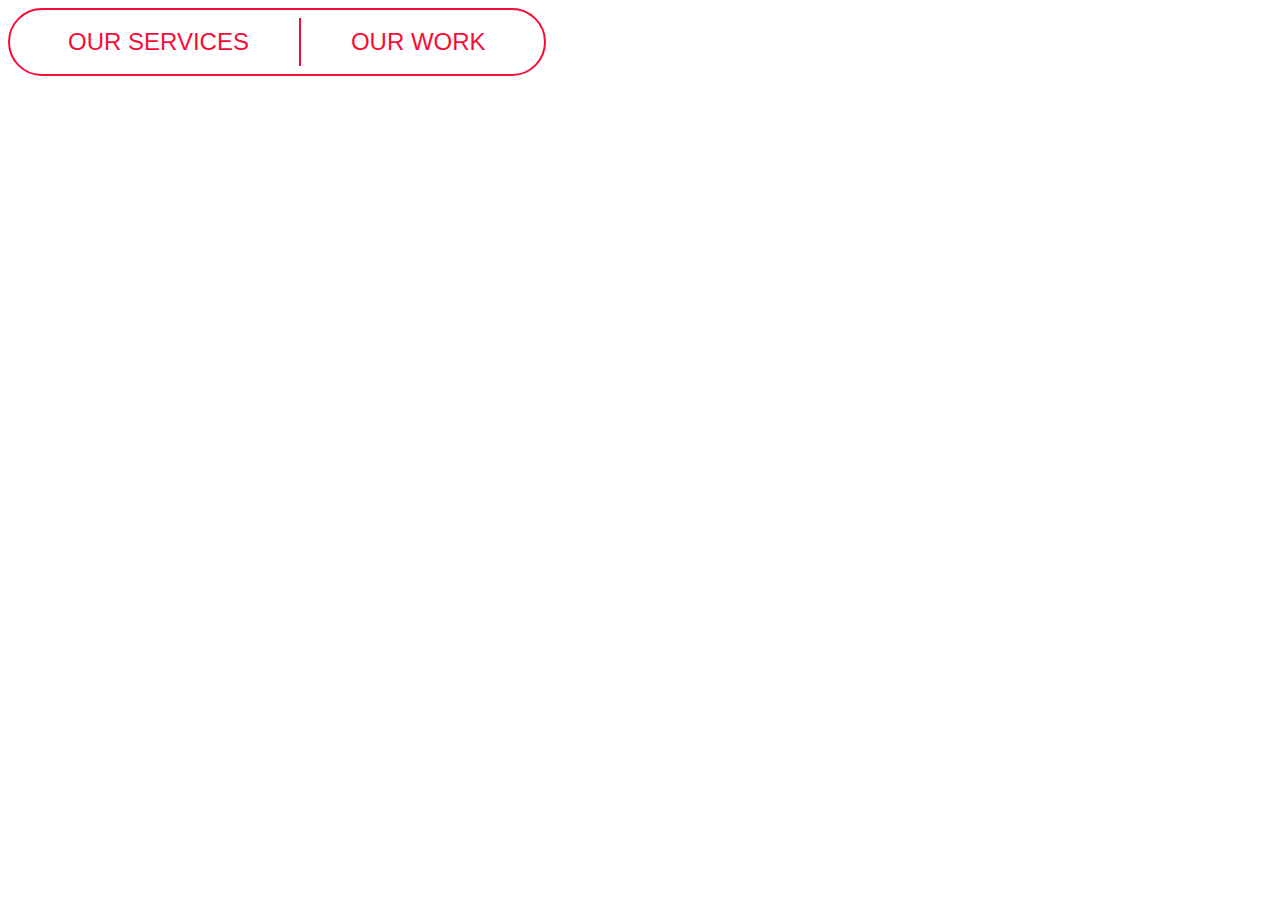
<file: home-header-button/index.html>
<!DOCTYPE html>
<html lang="en">
<head>
  <meta charset="UTF-8">
  <title>home header button</title>
  <link rel="stylesheet" href="main.css">
</head>
<body>
  <div class="home-header__button">
    <a data-track="Homepge First CTA Click" href="/what-we-do">Our services</a>
    <a data-track="Homepge Second CTA Click" href="/case-studies">Our work</a>
  </div>
</body>
</html>
</file>
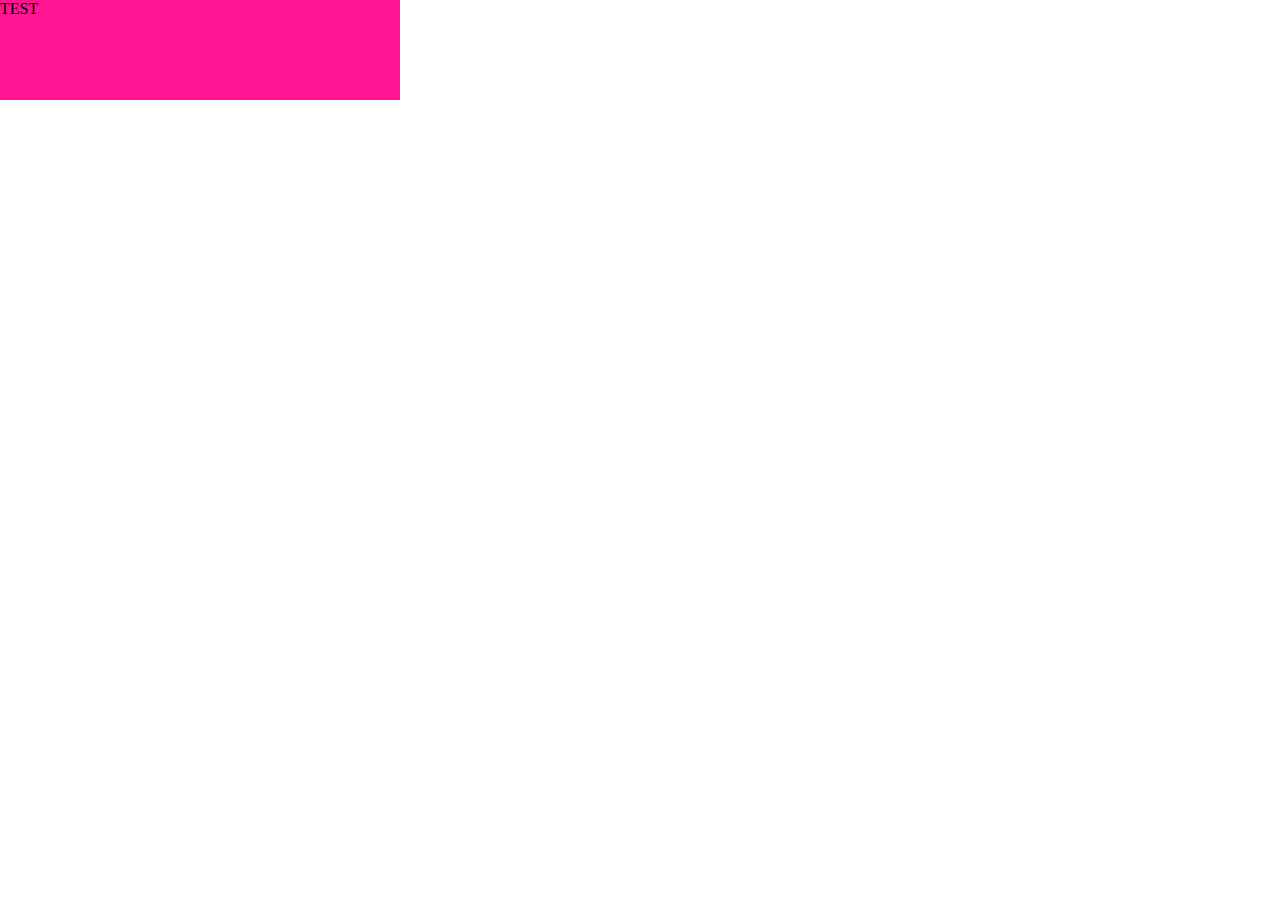
<file: demo/ch7-demo/01-viewport/index.html>
<!DOCTYPE html>
<html lang="en">
<head>
  <meta charset="UTF-8">
  <title>demo</title>
  <link rel="stylesheet" href="main.css">
  <meta name="viewport" content="width=device-width, initial-scale=1" />
</head>
<body>
  <div class="test">TEST</div>
</body>
</html>
</file>
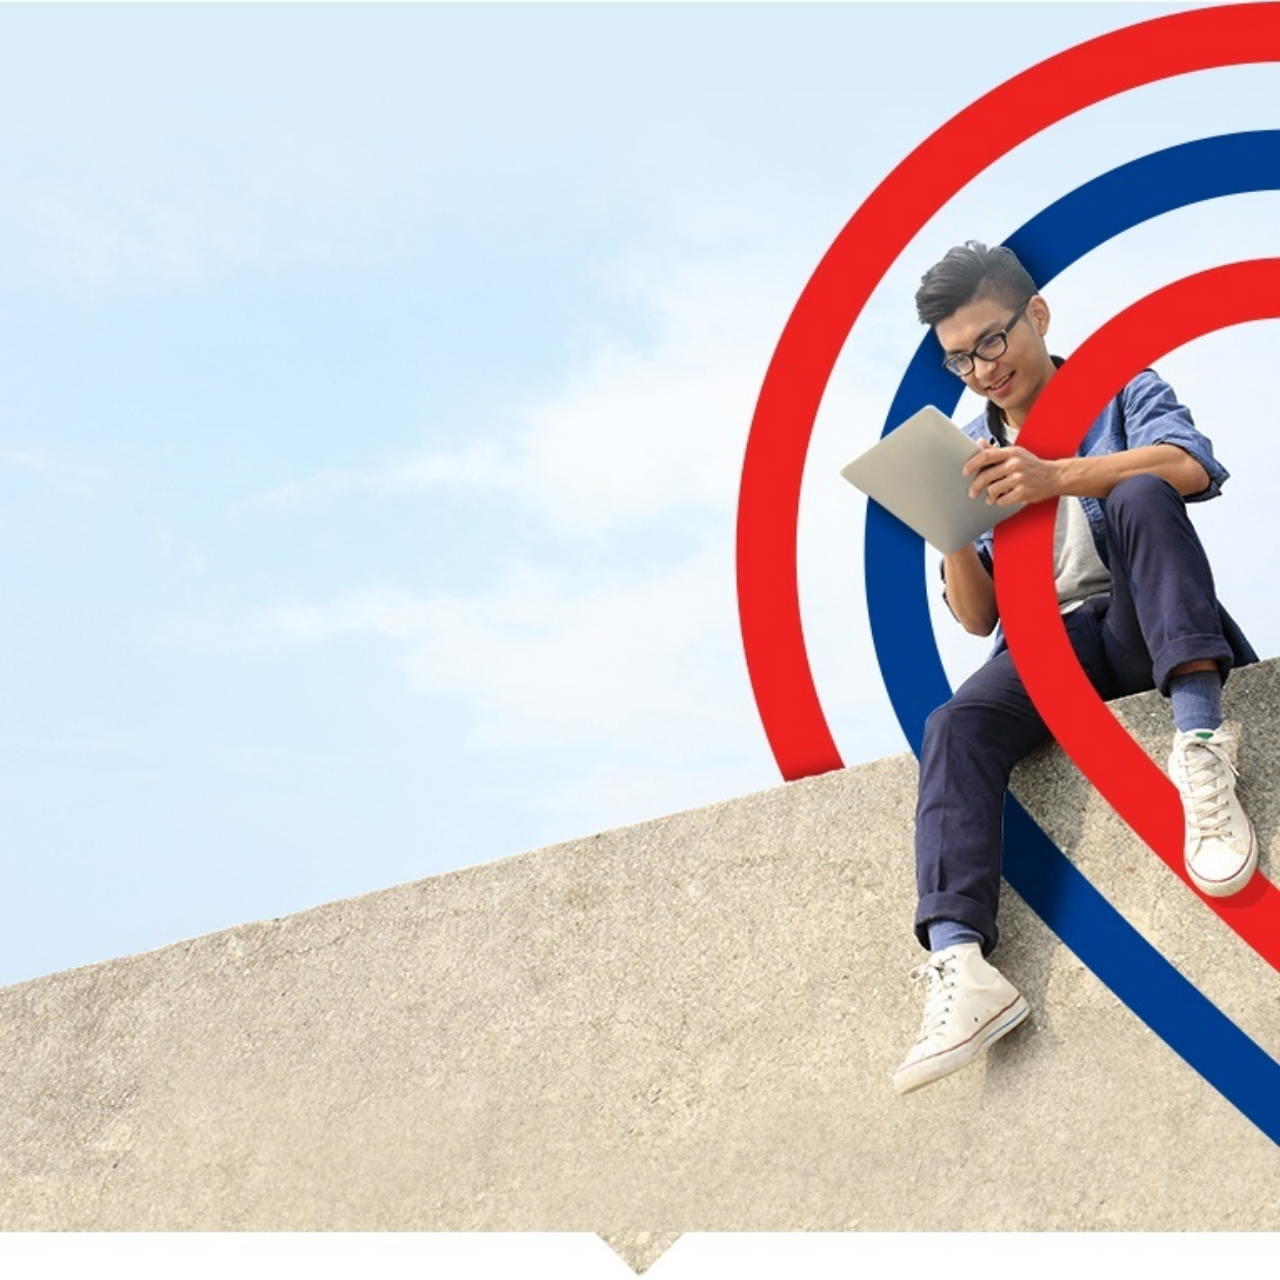
<file: demo/ch7-demo/02-background/index.html>
<!DOCTYPE html>
<html lang="en">
<head>
  <meta charset="UTF-8">
  <title>demo</title>
  <link rel="stylesheet" href="main.css">
  <meta name="viewport" content="width=device-width, initial-scale=1" />
</head>
<body>
  <div class="banner">
    <div class="banner-img"></div>
  </div>
</body>
</html>
</file>
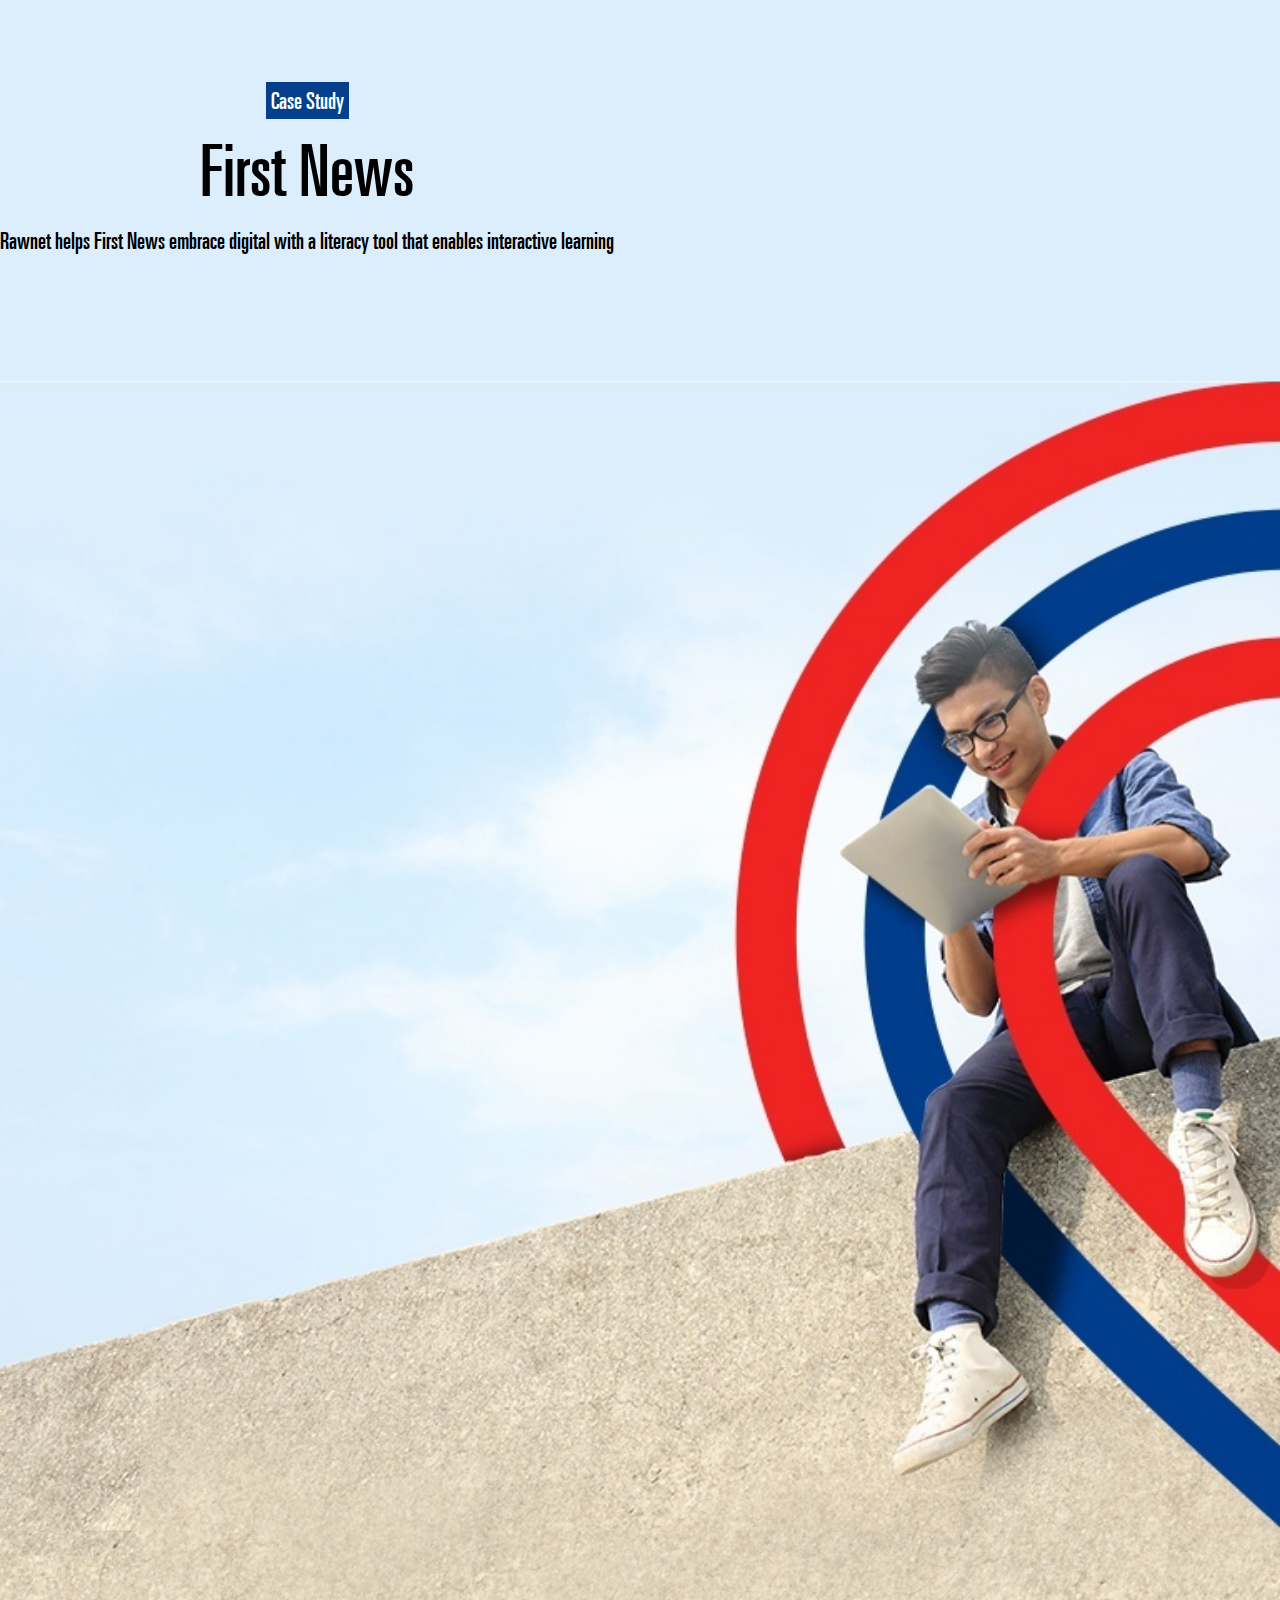
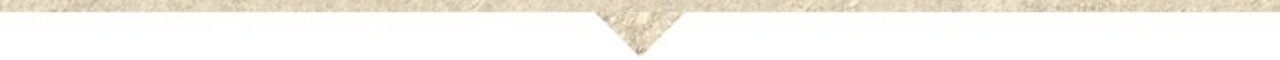
<file: demo/ch7-demo/04-font-face/index.html>
<!DOCTYPE html>
<html lang="en">
<head>
  <meta charset="UTF-8">
  <title>demo</title>
  <link rel="stylesheet" href="main.css">
  <meta name="viewport" content="width=device-width, initial-scale=1" />
</head>
<body>
  <div class="banner">
    <div class="banner-img"></div>
    <div class="content">
      <small>Case Study</small>
      <p class="title">First News</p>
      <p>
        Rawnet helps First News embrace digital with a literacy tool that enables interactive learning
      </p>
    </div>
  </div>
</body>
</html>
</file>
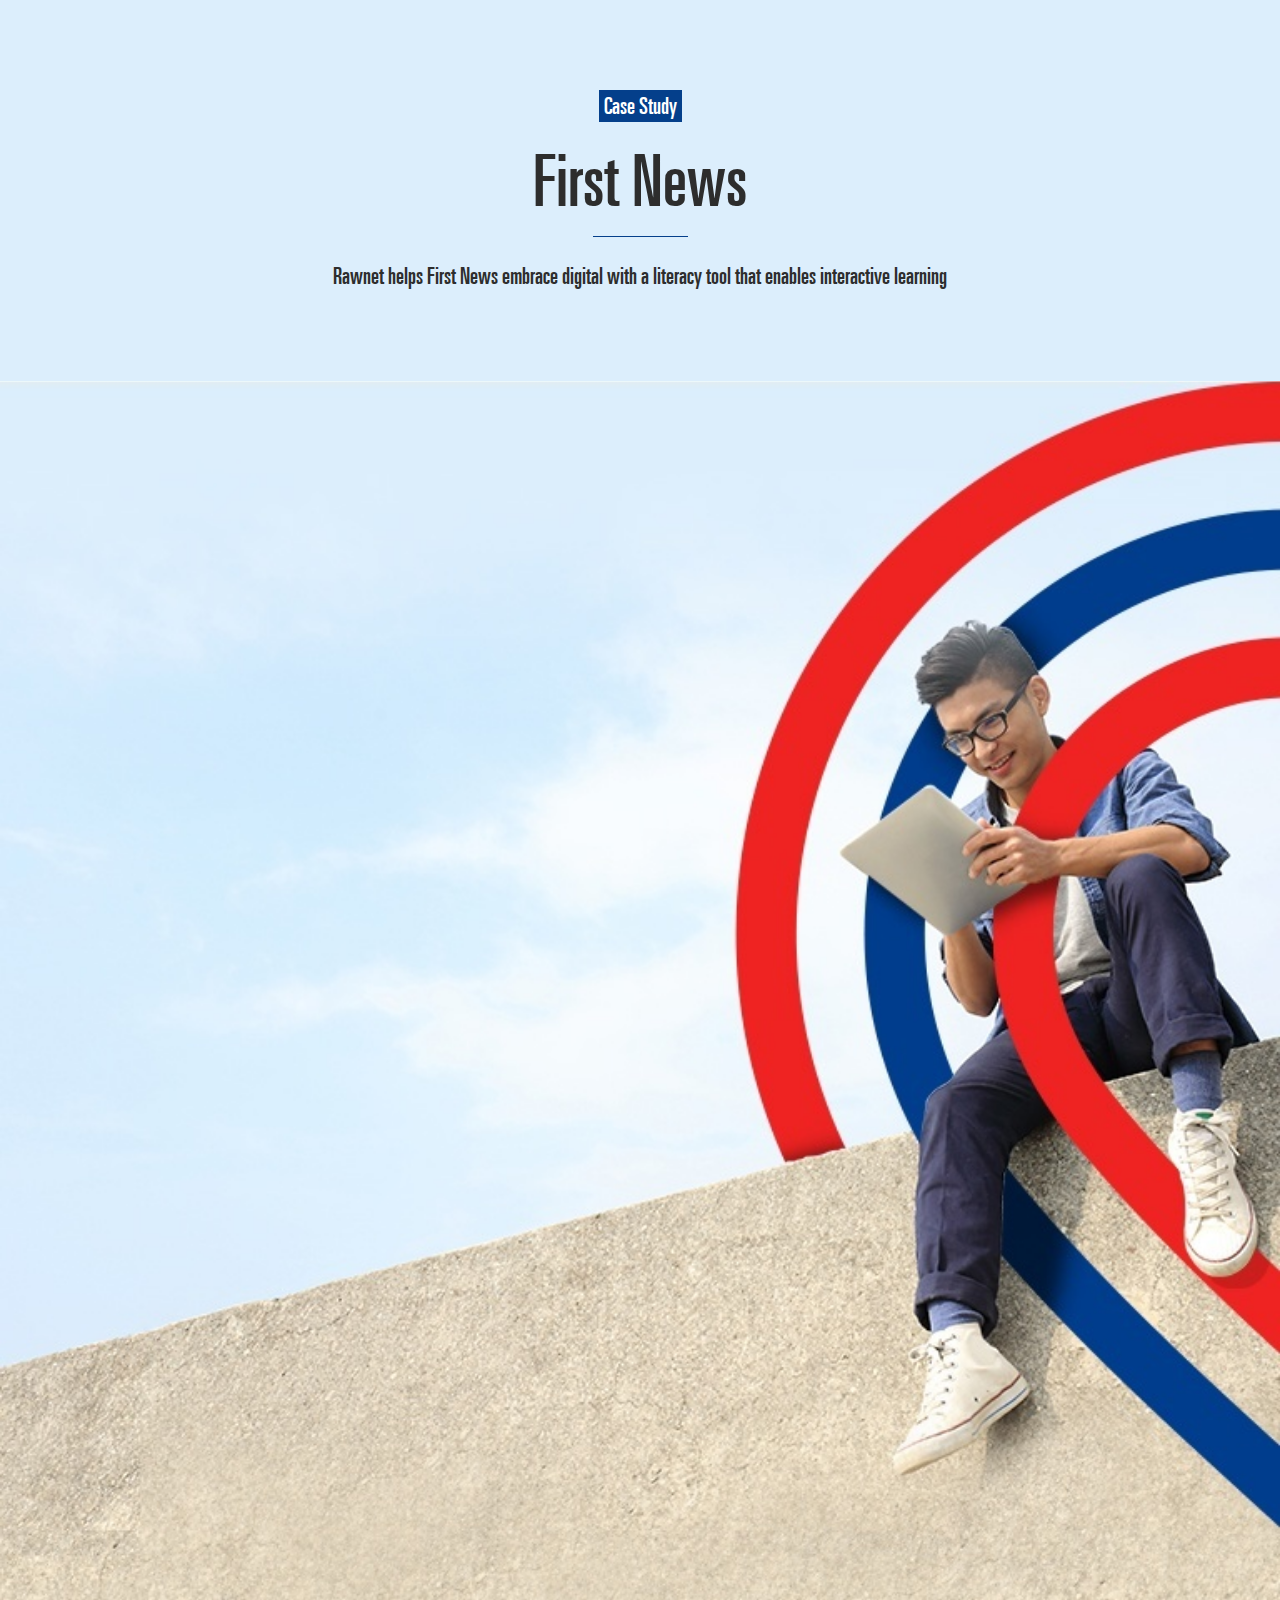
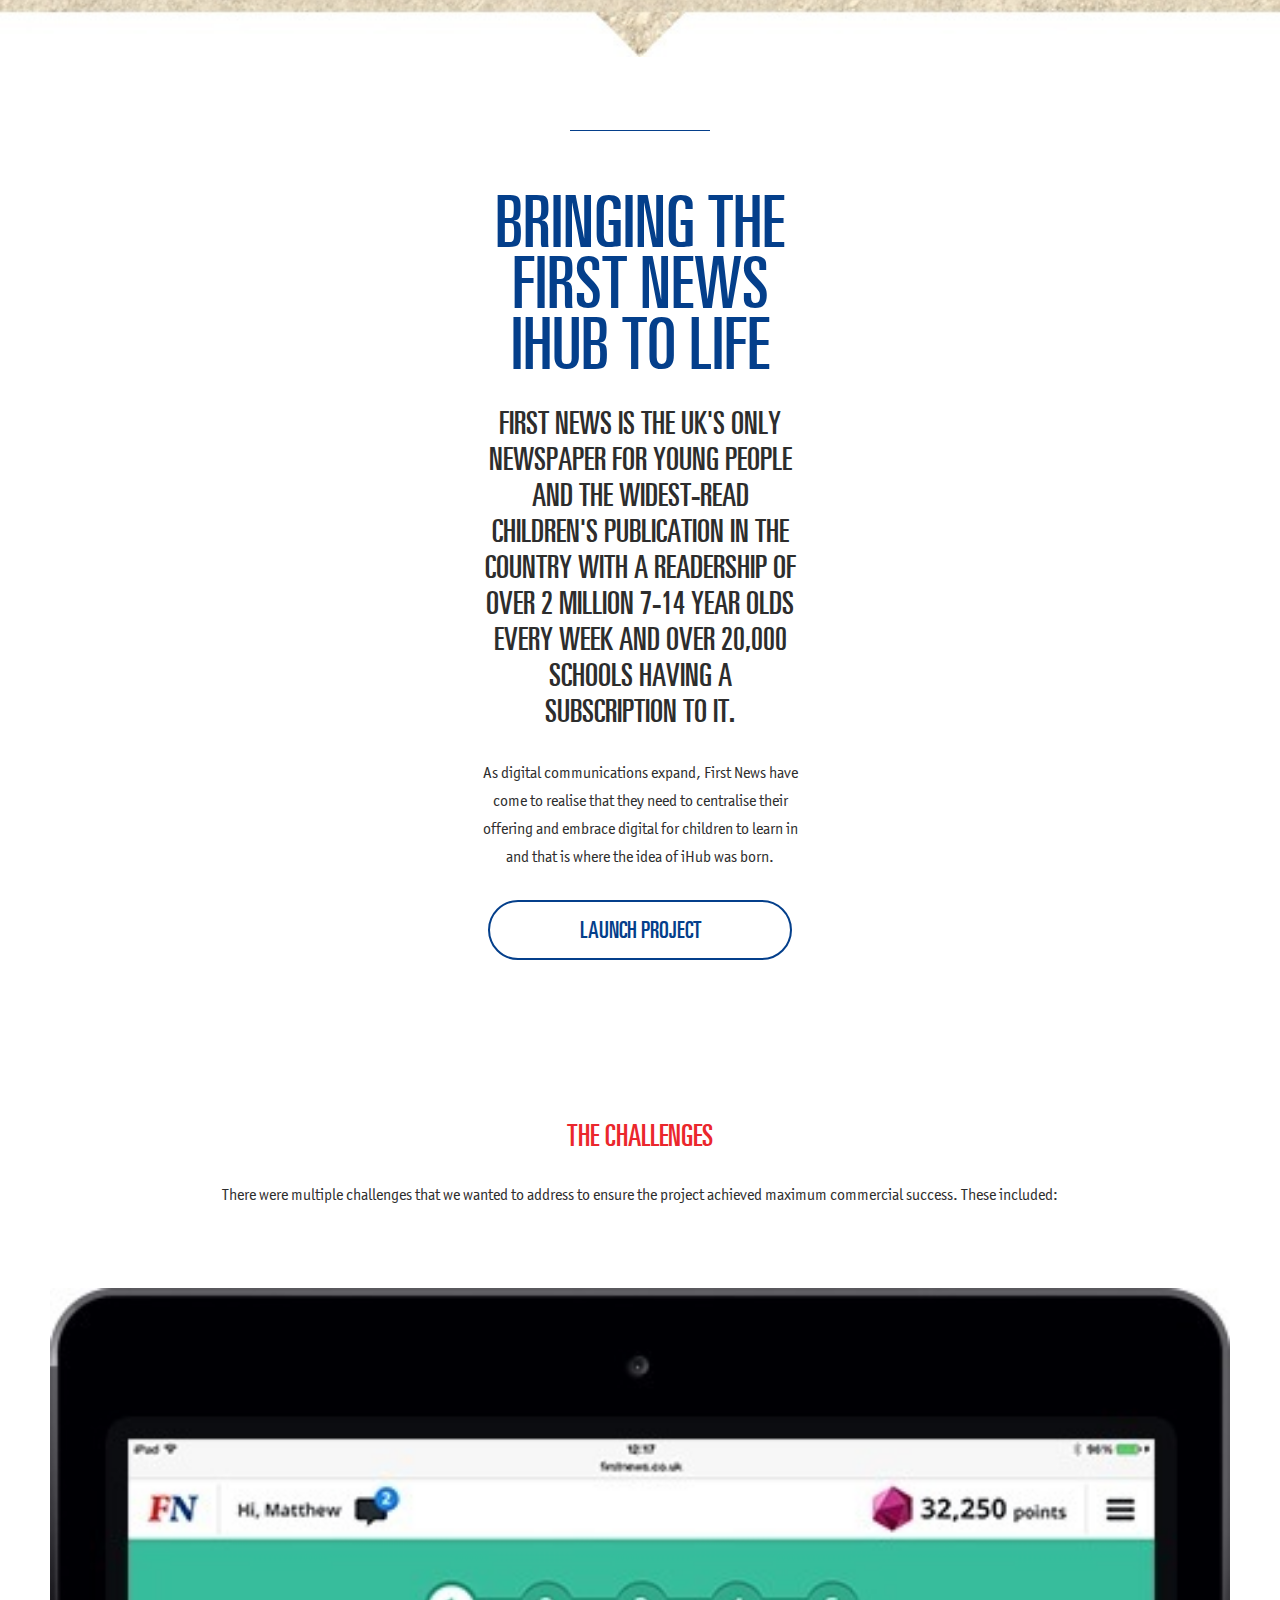
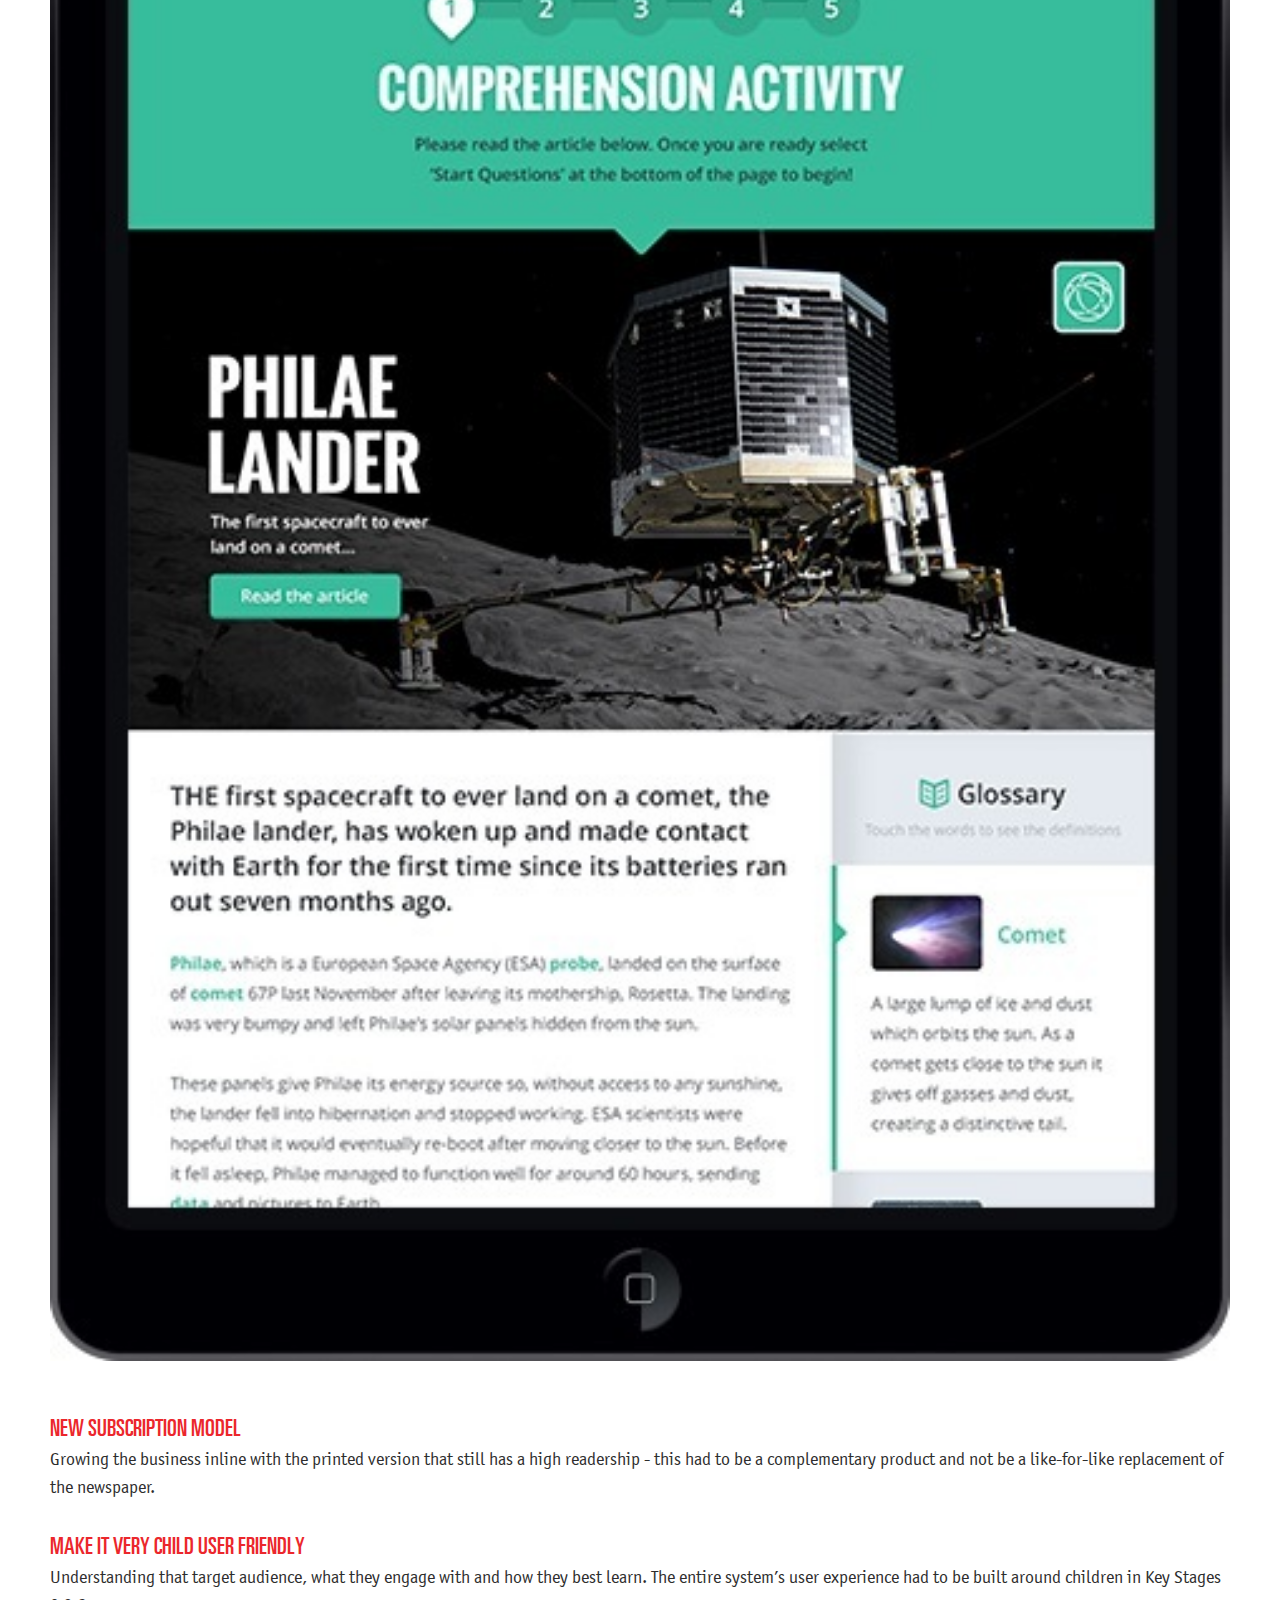
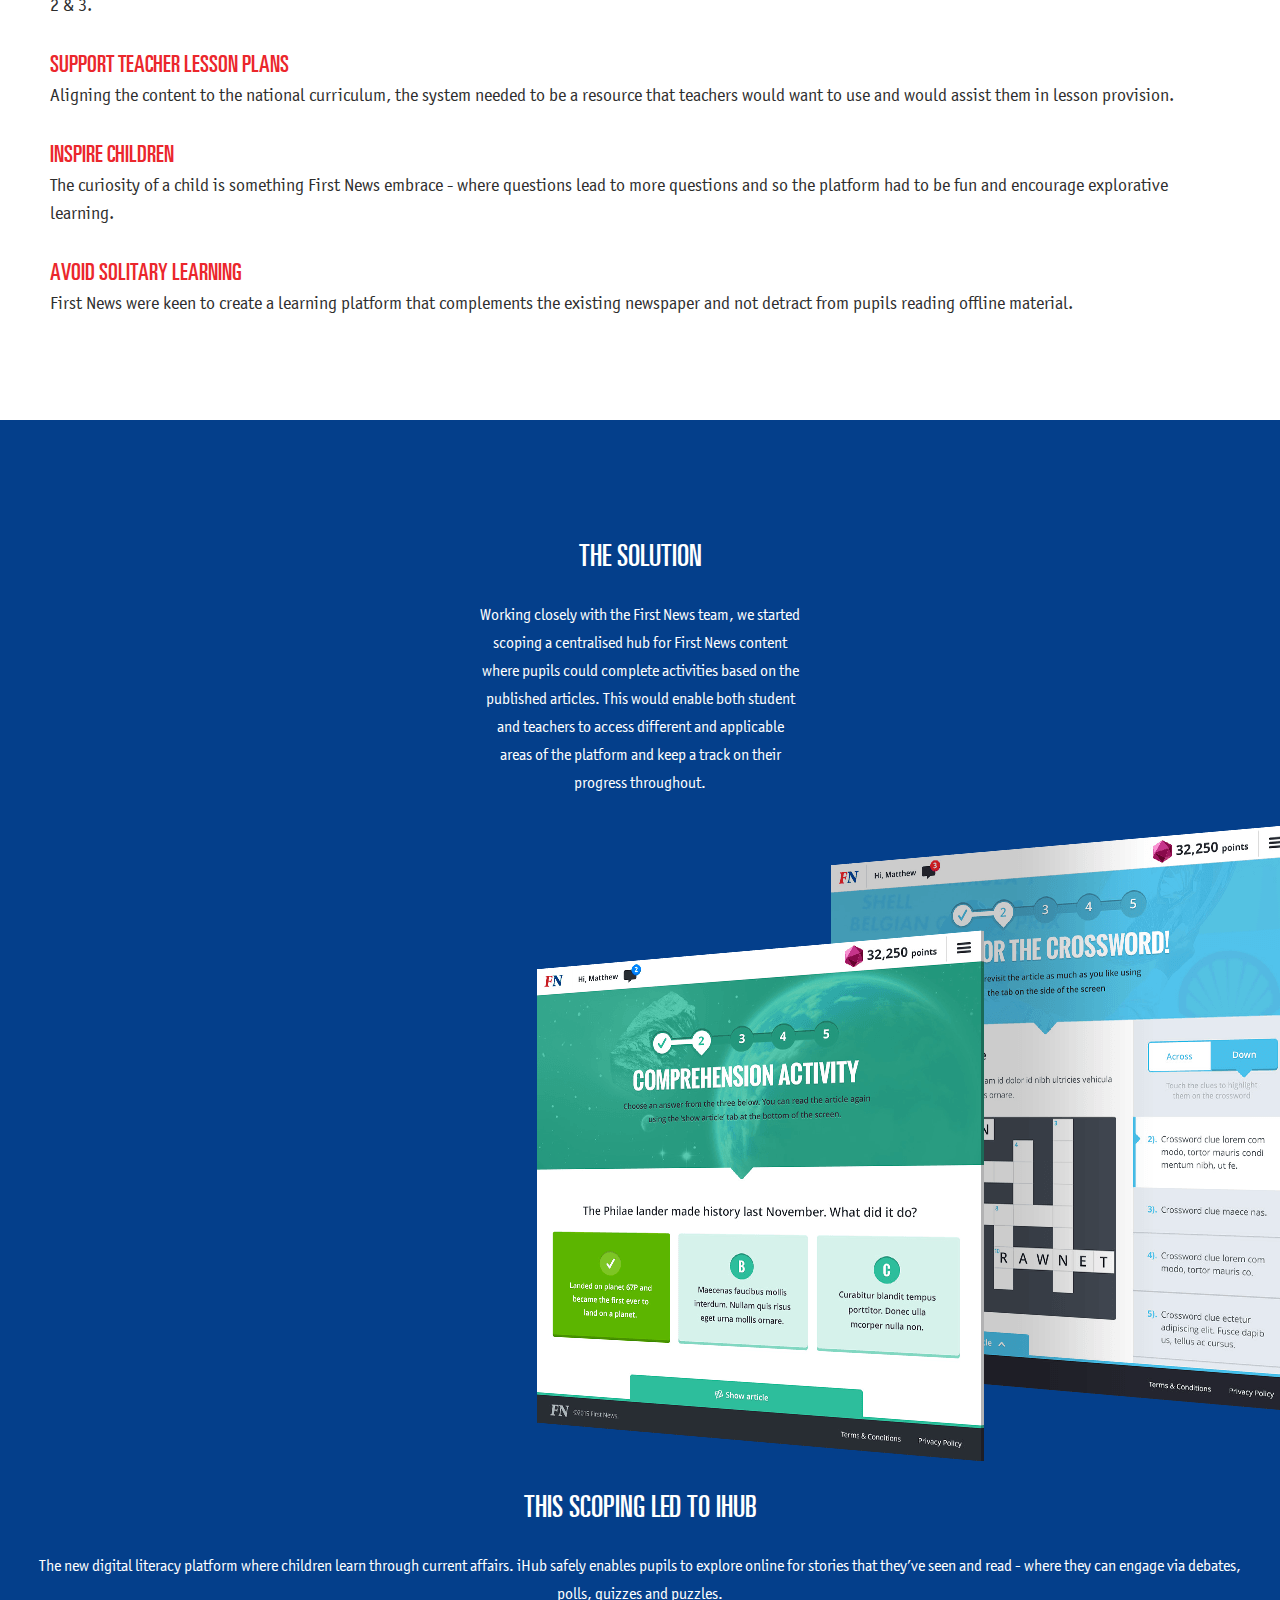
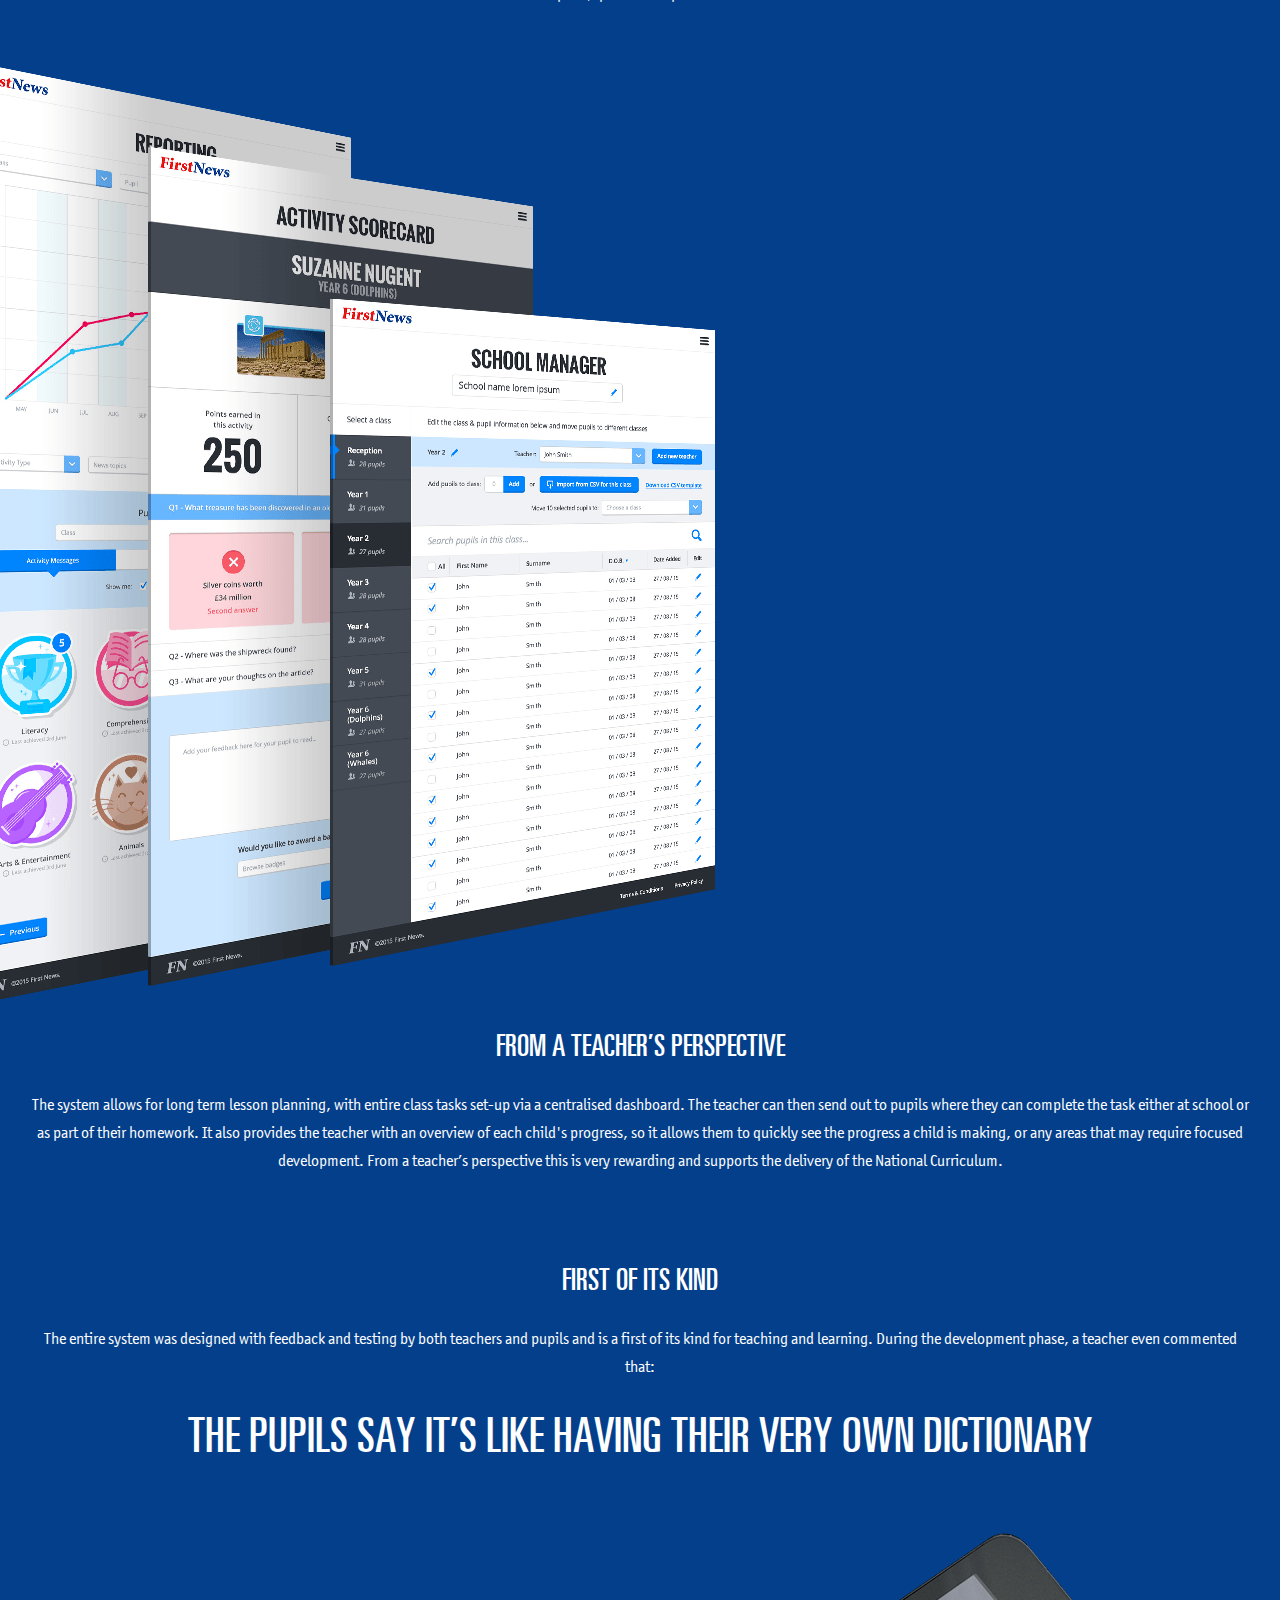
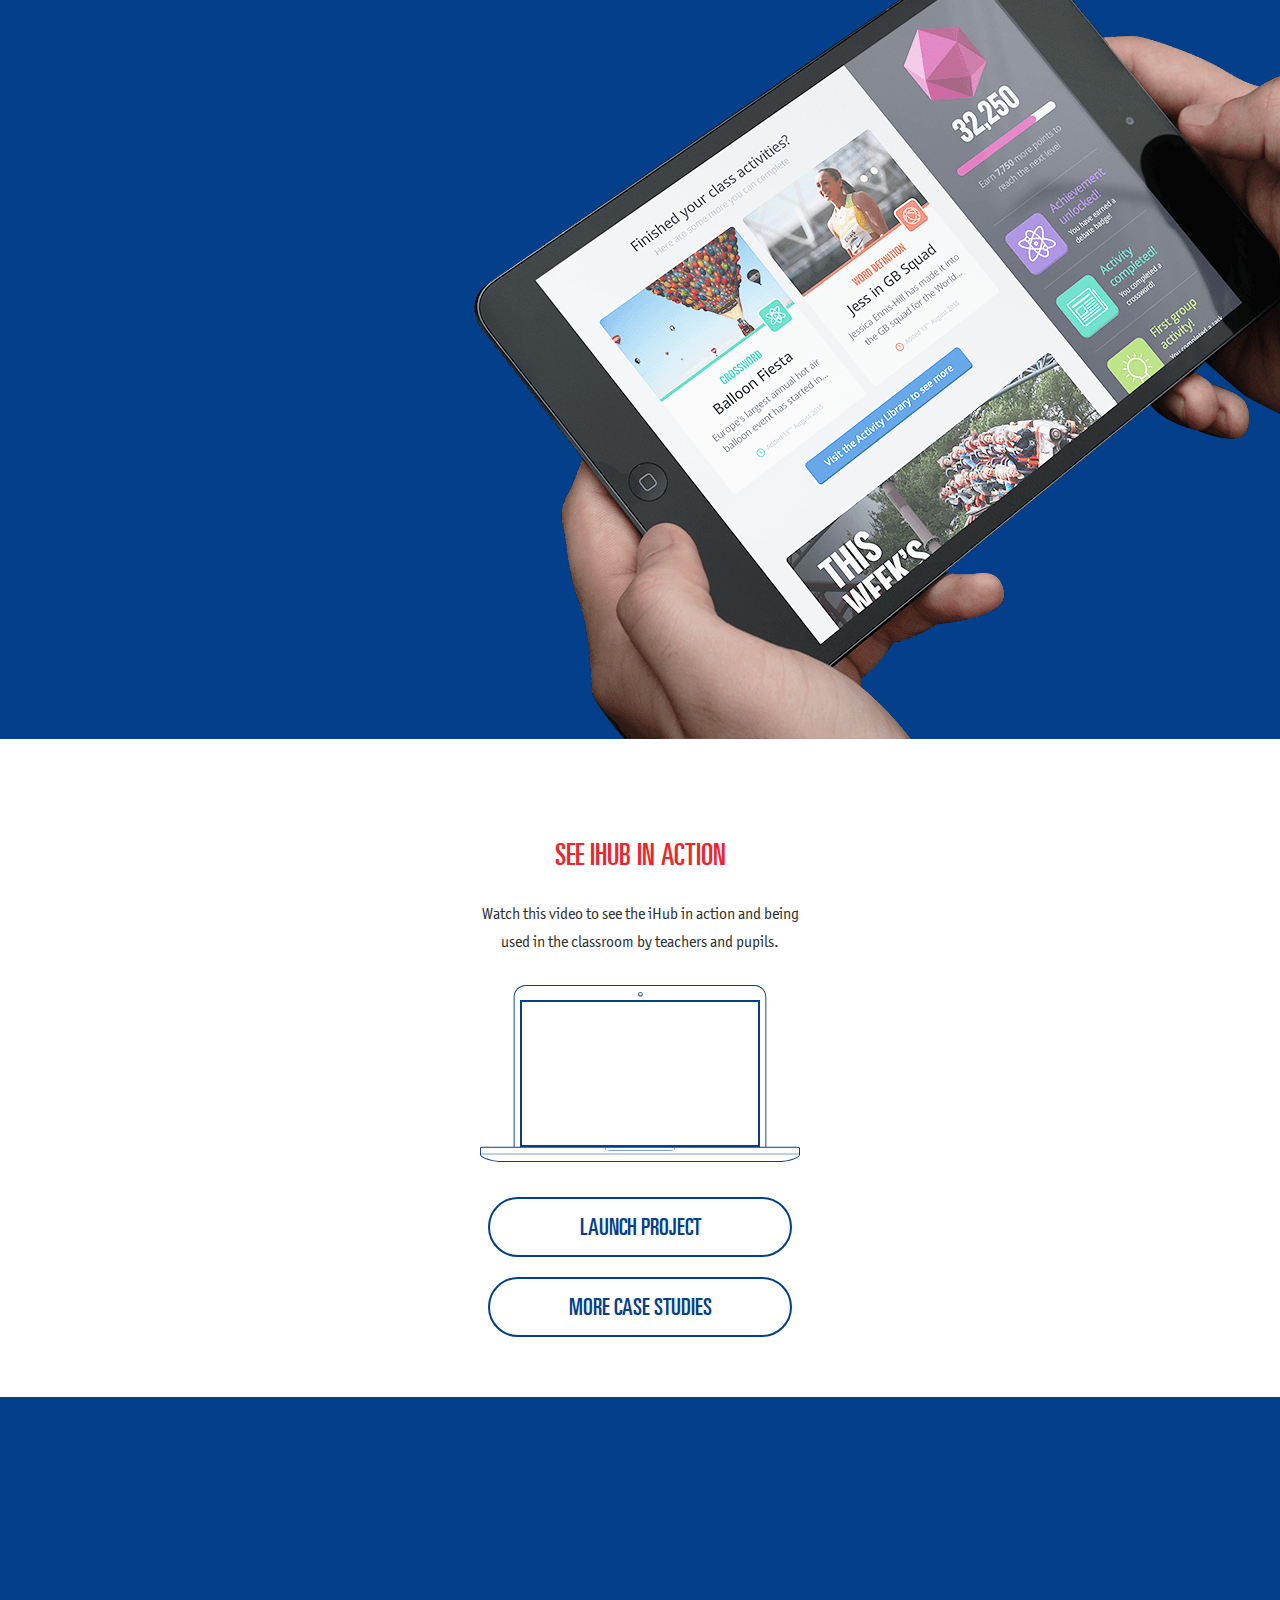
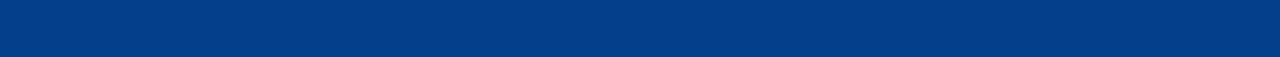
<file: demo/ch8-demo/01-text/index.html>
<!DOCTYPE html>
<html lang="en">
<head>
  <meta charset="UTF-8">
  <title>demo</title>
  <link rel="stylesheet" href="main.css">
  <meta name="viewport" content="width=device-width, initial-scale=1" />
</head>
<body>
  <div class="banner">
    <div class="banner-img"></div>
    <div class="content">
      <small>Case Study</small>
      <p class="title">First News</p>
      <p>
        Rawnet helps First News embrace digital with a literacy tool that enables interactive learning
      </p>
    </div>
  </div>

  <div class="header">
    <h1>
      Bringing the First News iHub to Life
    </h1>
    <p class="description">
      First News is the UK's only newspaper for young people and the widest-read children's publication in the country with a readership of over 2 million 7-14 year olds every week and over 20,000 schools having a subscription to it.
    </p>
    <p>
      As digital communications expand, First News have come to realise that they need to centralise their offering and embrace digital for children to learn in and that is where the idea of iHub was born.
    </p>
    <a class="button"  href="http://www.firstnews.co.uk/forschools/ihub/">
      Launch project
    </a>
  </div>
  <div class="main">
    <section class="challenges">
      <div class="challenges-inner">
        <h3 class="challenges-title">The challenges</h3>
        <p class="challenges-copy">There were multiple challenges that we wanted to address to ensure the project achieved maximum commercial success. These included:</p>
        <div class="challenges-col">
          <img src="./img/ipad.jpg" alt="Ipad">
        </div>
        <div class="challenges-col">
          <h4 class="challenges-sub">New Subscription Model</h4>
          <p class="challenges-description">Growing the business inline with the printed version that still has a high readership - this had to be a complementary product and not be a like-for-like replacement of the newspaper.</p>
          <h4 class="challenges-sub">Make it very child user friendly</h4>
          <p class="challenges-description">Understanding that target audience, what they engage with and how they best learn. The entire system’s user experience had to be built around children in Key Stages 2 &amp; 3.</p>
          <h4 class="challenges-sub">Support Teacher Lesson Plans</h4>
          <p class="challenges-description">Aligning the content to the national curriculum, the system needed to be a resource that teachers would want to use and would assist them in lesson provision.</p>
          <h4 class="challenges-sub">Inspire Children</h4>
          <p class="challenges-description">The curiosity of a child is something First News embrace - where questions lead to more questions and so the platform had to be fun and encourage explorative learning.</p>
          <h4 class="challenges-sub">Avoid Solitary Learning</h4>
          <p class="challenges-description">First News were keen to create a learning platform that complements the existing newspaper and not detract from pupils reading offline material.</p>
        </div>
      </div>
    </section>

    <section class="solution">
      <div class="container center-content">
        <h3 class="solution-title">The solution</h3>
        <p class="solution-intro">Working closely with the First News team, we started scoping a centralised hub for First News content where pupils could complete activities based on the published articles. This would enable both student and teachers to access different and applicable areas of the platform and keep a track on their progress throughout.</p>
      </div>

      <div class="solution-inner">
        <img class="solution-image right" src="./img/scoping.png" alt="Scoping">
        <div class="solution-content">
          <h3 class="solution-sub">This scoping led to iHub</h3>
          <p class="solution-description">The new digital literacy platform where children learn through current affairs. iHub safely enables pupils to explore online for stories that they’ve seen and read - where they can engage via debates, polls, quizzes and puzzles.</p>
        </div>

        <img class="solution-image left" src="./img/teacher-perspective.png" alt="Teacher perspective">
        <div class="solution-content">
          <h3 class="solution-sub">From a teacher’s perspective</h3>
          <p class="solution-description">The system allows for long term lesson planning, with entire class tasks set-up via a centralised dashboard. The teacher can then send out to pupils where they can complete the task either at school or as part of their homework. It also provides the teacher with an overview of each child's progress, so it allows them to quickly see the progress a child is making, or any areas that may require focused development. From a teacher’s perspective this is very rewarding and supports the delivery of the National Curriculum.</p>
        </div>

        <div class="solution-content">
          <h3 class="solution-sub">First of its kind</h3>
          <p class="solution-description">The entire system was designed with feedback and testing by both teachers and pupils and is a first of its kind for teaching and learning. During the development phase, a teacher even commented that:</p>
          <p class="solution-standout">The pupils say it’s like having their very own dictionary</p>
        </div>
        <img class="solution-image right" src="./img/ipad-landscape.png" alt="Ipad landscape">
      </div>
    </section>

    <section class="in-action">
      <div class="container center-content base-section">
        <h3 class="in-action-title">See iHub in action</h3>
        <p>Watch this video to see the iHub in action and being used in the classroom by teachers and pupils.</p>

        <div class="laptop">
          <img class="laptop-background" src="./img/laptop.svg" alt="Laptop">
          <div class="laptop-screen">
            <iframe width="100%" height="100%" src="https://www.youtube.com/embed/tg-D89Rtge0?wmode=opaque" frameborder="0" allowfullscreen=""></iframe>
          </div>
        </div>
        <div class="cta">
          <a target="_blank" class="button cta-first" href="http://www.firstnews.co.uk/forschools/ihub/">Launch project</a>
          <a class="button" href="/case-studies">more case studies</a>
        </div>
      </div>
    </section>
  </div>
  <footer>
    
  </footer>
</body>
</html>
</file>
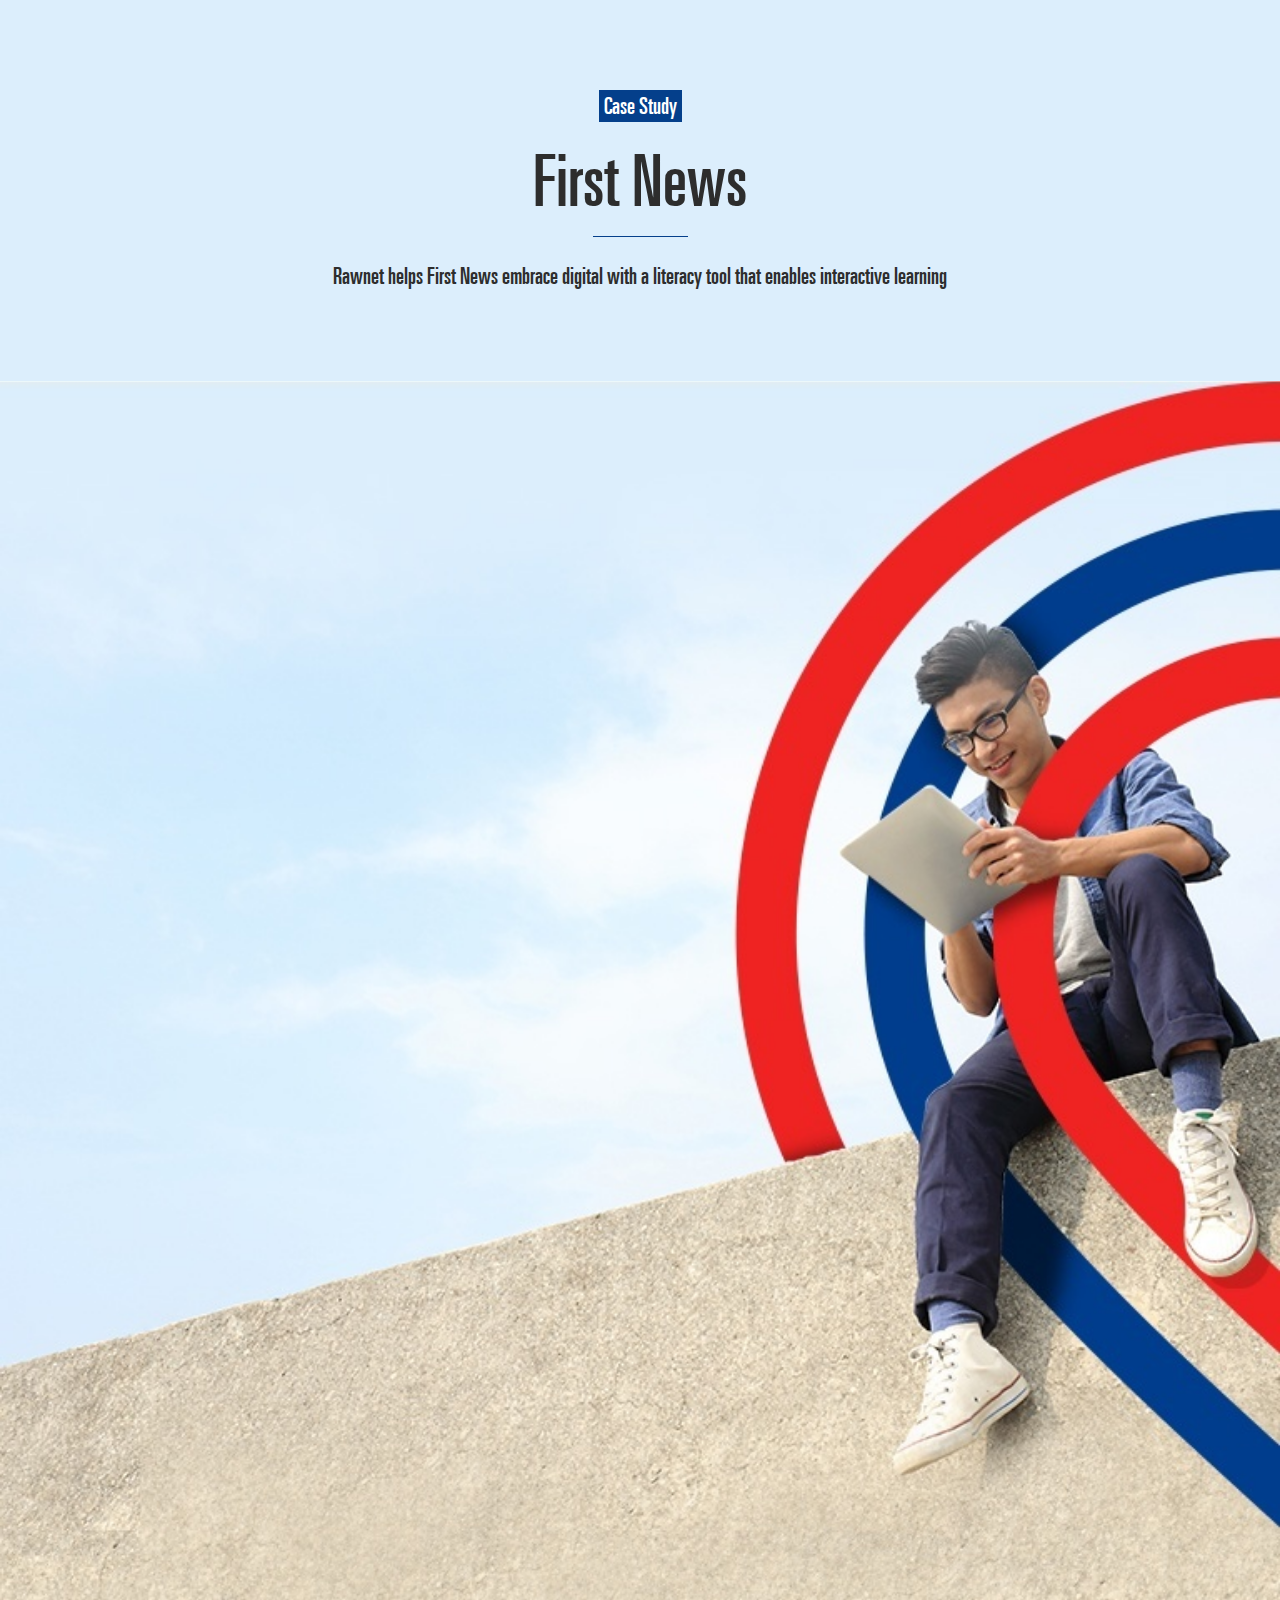
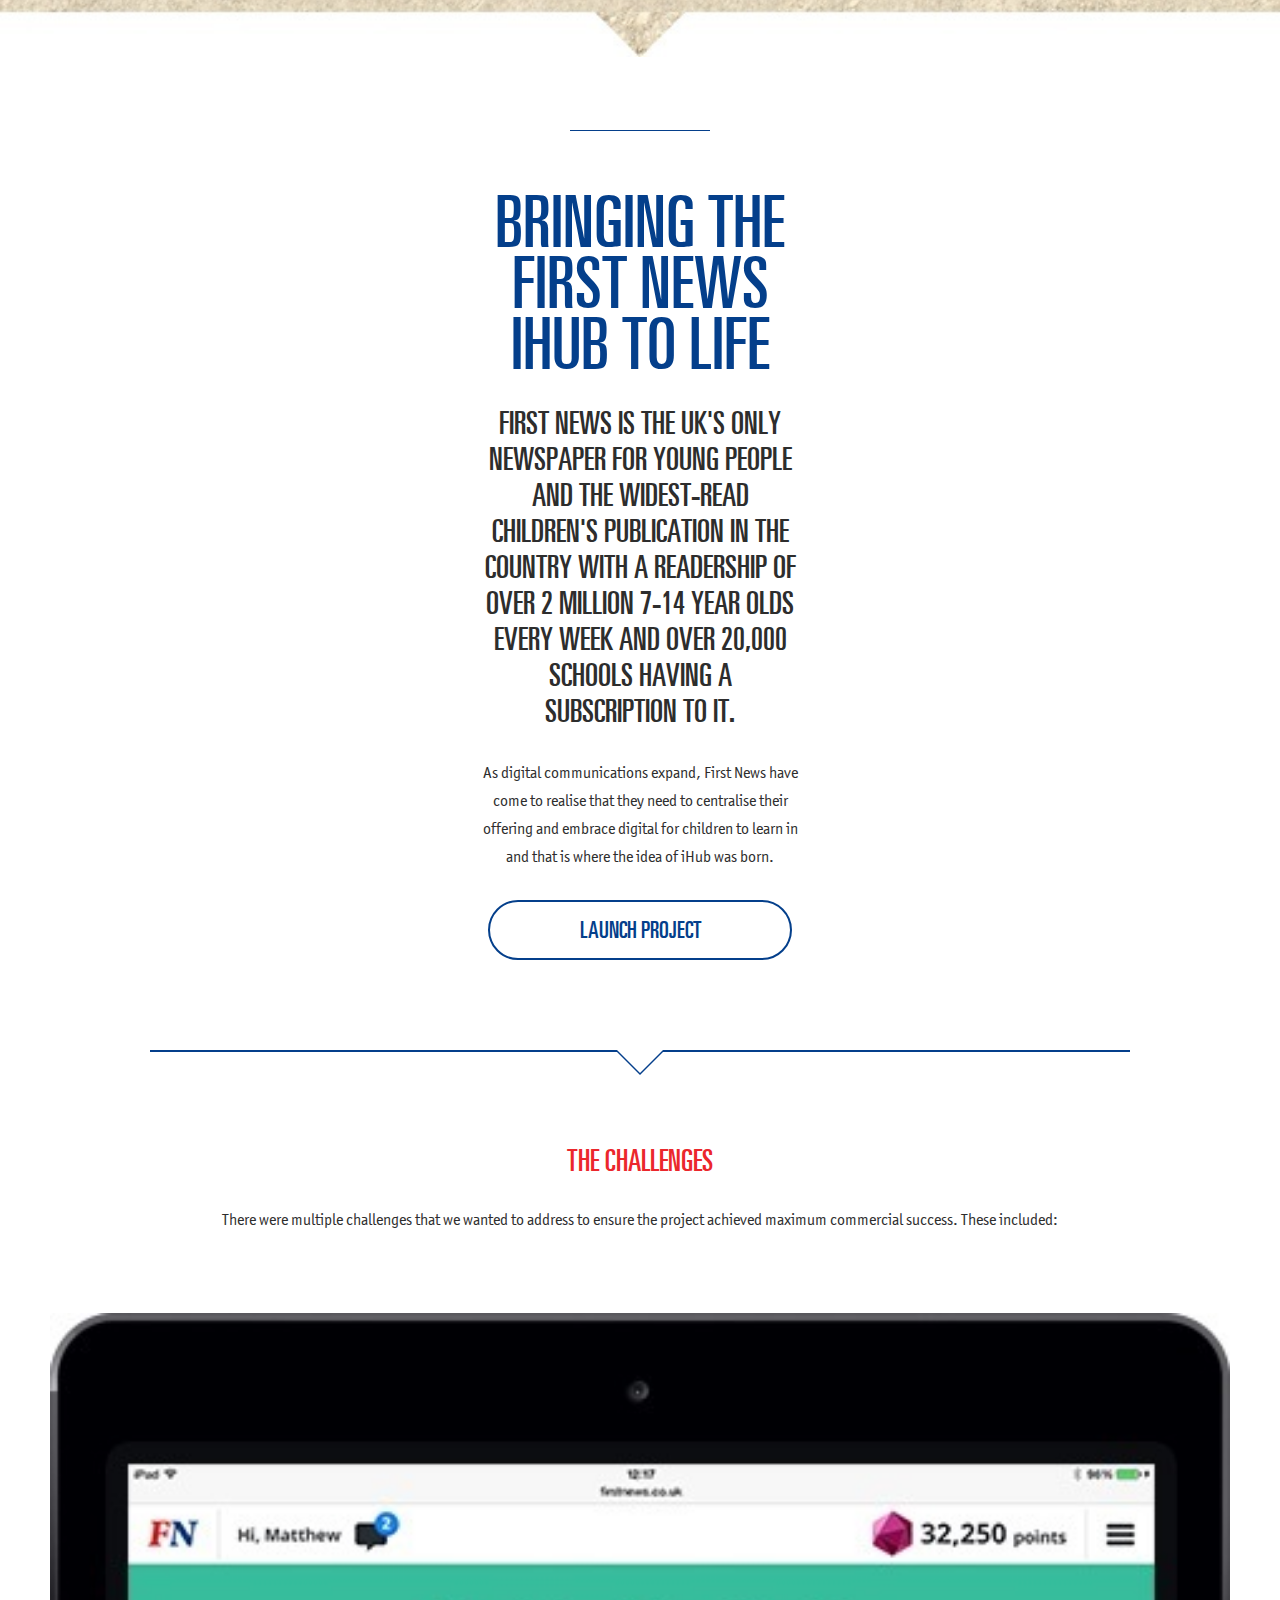
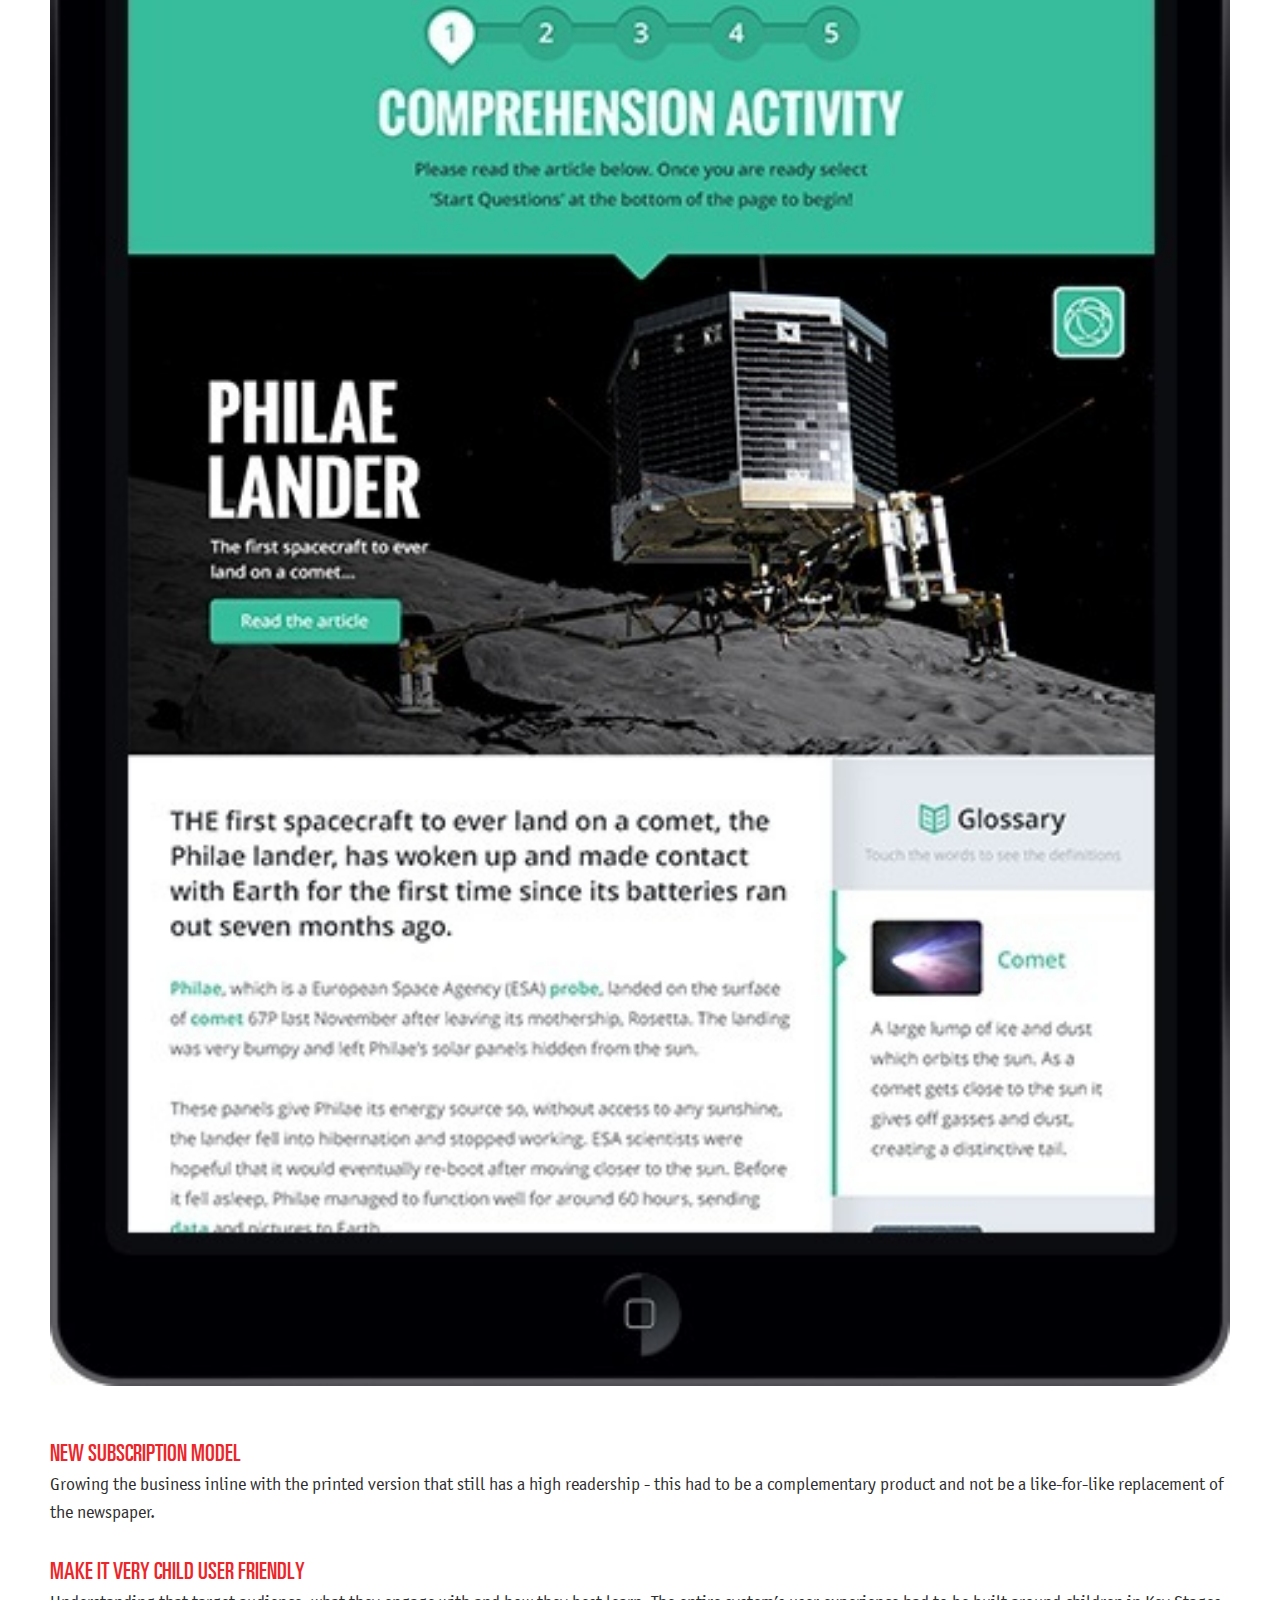
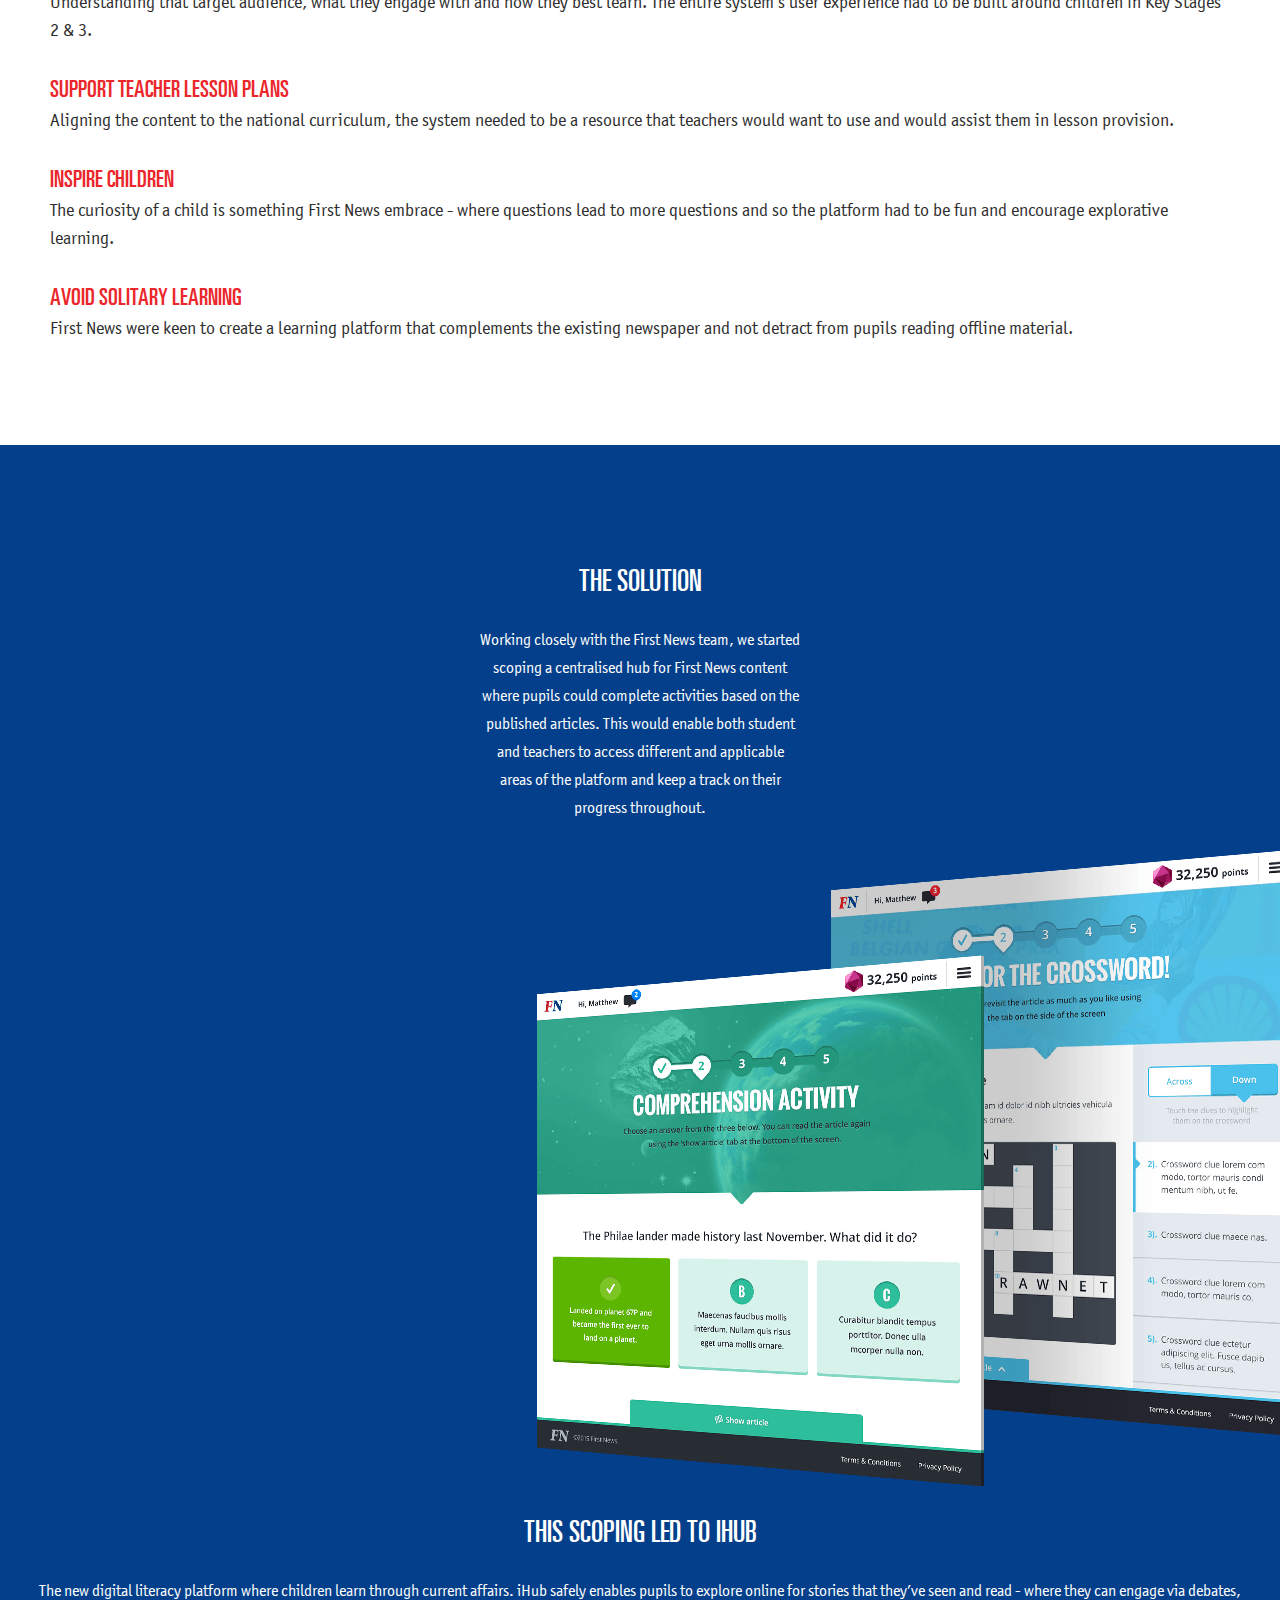
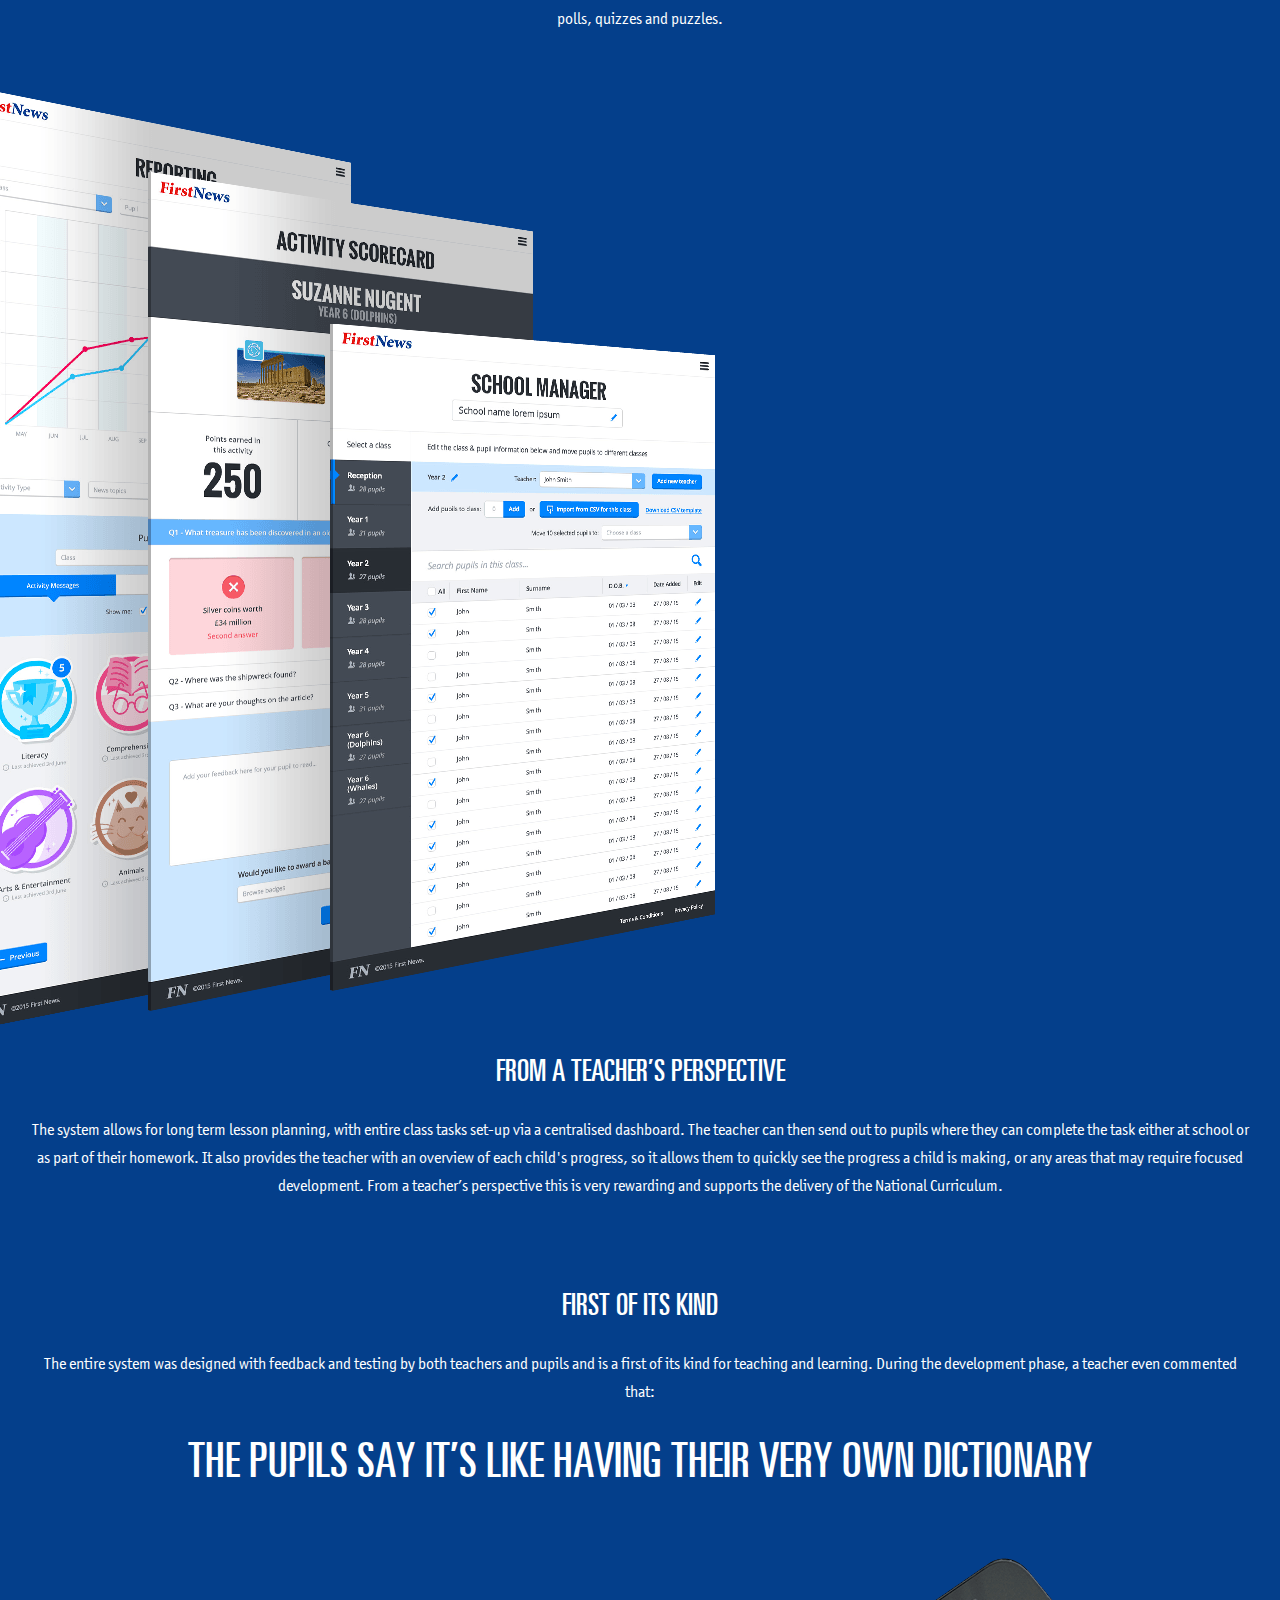
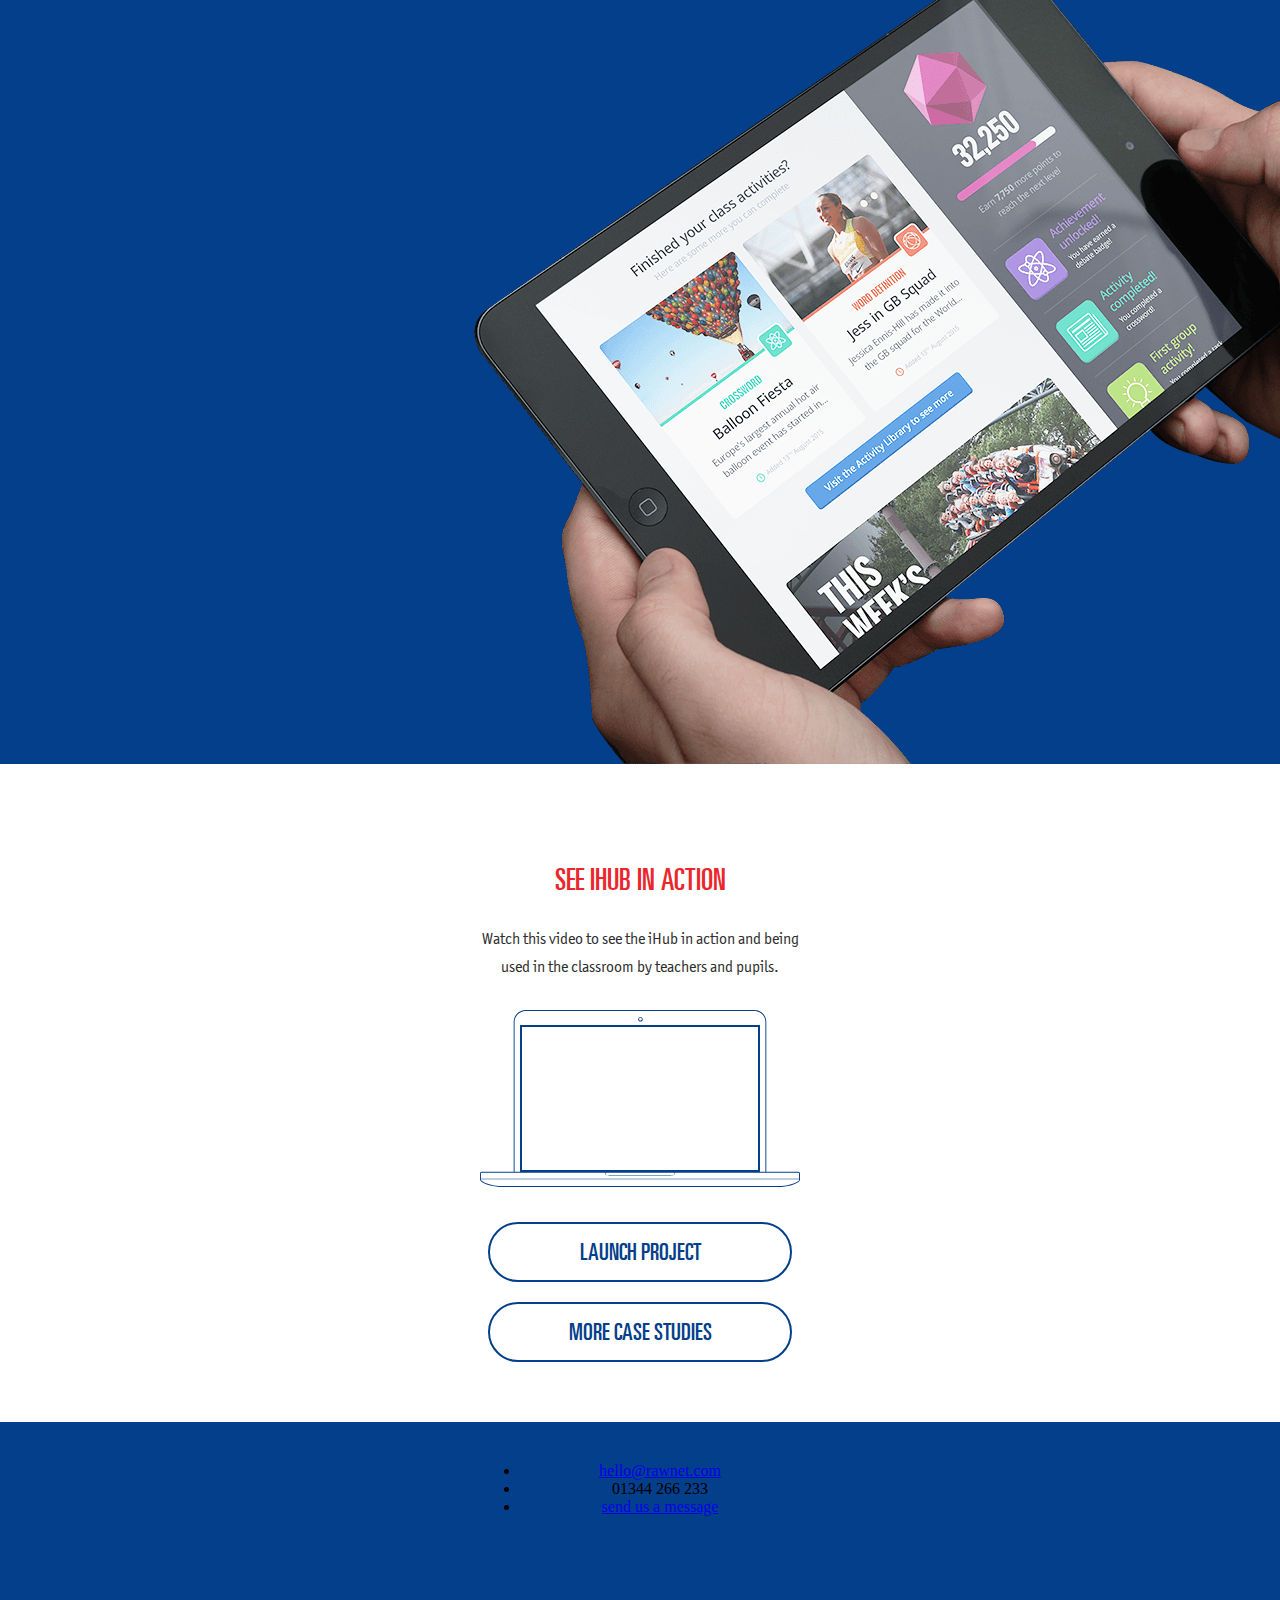
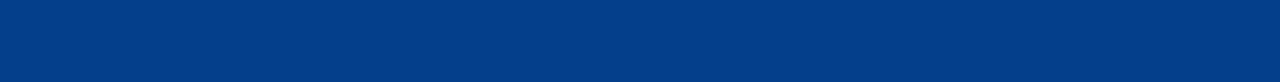
<file: demo/ch8-demo/02-svg/index.html>
<!DOCTYPE html>
<html lang="en">
<head>
  <meta charset="UTF-8">
  <title>demo</title>
  <link rel="stylesheet" href="main.css">
  <meta name="viewport" content="width=device-width, initial-scale=1" />
</head>
<body>
  <div class="banner">
    <div class="banner-img"></div>
    <div class="content">
      <small>Case Study</small>
      <p class="title">First News</p>
      <p>
        Rawnet helps First News embrace digital with a literacy tool that enables interactive learning
      </p>
    </div>
  </div>

  <div class="header">
    <h1>
      Bringing the First News iHub to Life
    </h1>
    <p class="description">
      First News is the UK's only newspaper for young people and the widest-read children's publication in the country with a readership of over 2 million 7-14 year olds every week and over 20,000 schools having a subscription to it.
    </p>
    <p>
      As digital communications expand, First News have come to realise that they need to centralise their offering and embrace digital for children to learn in and that is where the idea of iHub was born.
    </p>
    <a class="button"  href="http://www.firstnews.co.uk/forschools/ihub/">
      Launch project
    </a>
  </div>
  <div class="main">
    <svg class="divider" width="100%" height="25px" viewBox="0 0 200 25" enable-background="new 0 0 200 25"><polygon fill="#043f8b" fill-rule="evenodd" clip-rule="evenodd" points="123,0 100,23 77,0 -390,0 -390,2 77,2 100,25 123,2 590,2 590,0 "></polygon></svg>
    <section class="challenges">
      <div class="challenges-inner">
        <h3 class="challenges-title">The challenges</h3>
        <p class="challenges-copy">There were multiple challenges that we wanted to address to ensure the project achieved maximum commercial success. These included:</p>
        <div class="challenges-col">
          <img src="./img/ipad.jpg" alt="Ipad">
        </div>
        <div class="challenges-col">
          <h4 class="challenges-sub">New Subscription Model</h4>
          <p class="challenges-description">Growing the business inline with the printed version that still has a high readership - this had to be a complementary product and not be a like-for-like replacement of the newspaper.</p>
          <h4 class="challenges-sub">Make it very child user friendly</h4>
          <p class="challenges-description">Understanding that target audience, what they engage with and how they best learn. The entire system’s user experience had to be built around children in Key Stages 2 &amp; 3.</p>
          <h4 class="challenges-sub">Support Teacher Lesson Plans</h4>
          <p class="challenges-description">Aligning the content to the national curriculum, the system needed to be a resource that teachers would want to use and would assist them in lesson provision.</p>
          <h4 class="challenges-sub">Inspire Children</h4>
          <p class="challenges-description">The curiosity of a child is something First News embrace - where questions lead to more questions and so the platform had to be fun and encourage explorative learning.</p>
          <h4 class="challenges-sub">Avoid Solitary Learning</h4>
          <p class="challenges-description">First News were keen to create a learning platform that complements the existing newspaper and not detract from pupils reading offline material.</p>
        </div>
      </div>
    </section>

    <section class="solution">
      <div class="container center-content">
        <h3 class="solution-title">The solution</h3>
        <p class="solution-intro">Working closely with the First News team, we started scoping a centralised hub for First News content where pupils could complete activities based on the published articles. This would enable both student and teachers to access different and applicable areas of the platform and keep a track on their progress throughout.</p>
      </div>

      <div class="solution-inner">
        <img class="solution-image right" src="./img/scoping.png" alt="Scoping">
        <div class="solution-content">
          <h3 class="solution-sub">This scoping led to iHub</h3>
          <p class="solution-description">The new digital literacy platform where children learn through current affairs. iHub safely enables pupils to explore online for stories that they’ve seen and read - where they can engage via debates, polls, quizzes and puzzles.</p>
        </div>

        <img class="solution-image left" src="./img/teacher-perspective.png" alt="Teacher perspective">
        <div class="solution-content">
          <h3 class="solution-sub">From a teacher’s perspective</h3>
          <p class="solution-description">The system allows for long term lesson planning, with entire class tasks set-up via a centralised dashboard. The teacher can then send out to pupils where they can complete the task either at school or as part of their homework. It also provides the teacher with an overview of each child's progress, so it allows them to quickly see the progress a child is making, or any areas that may require focused development. From a teacher’s perspective this is very rewarding and supports the delivery of the National Curriculum.</p>
        </div>

        <div class="solution-content">
          <h3 class="solution-sub">First of its kind</h3>
          <p class="solution-description">The entire system was designed with feedback and testing by both teachers and pupils and is a first of its kind for teaching and learning. During the development phase, a teacher even commented that:</p>
          <p class="solution-standout">The pupils say it’s like having their very own dictionary</p>
        </div>
        <img class="solution-image right" src="./img/ipad-landscape.png" alt="Ipad landscape">
      </div>
    </section>

    <section class="in-action">
      <div class="container center-content base-section">
        <h3 class="in-action-title">See iHub in action</h3>
        <p>Watch this video to see the iHub in action and being used in the classroom by teachers and pupils.</p>

        <div class="laptop">
          <img class="laptop-background" src="./img/laptop.svg" alt="Laptop">
          <div class="laptop-screen">
            <iframe width="100%" height="100%" src="https://www.youtube.com/embed/tg-D89Rtge0?wmode=opaque" frameborder="0" allowfullscreen=""></iframe>
          </div>
        </div>
        <div class="cta">
          <a target="_blank" class="button cta-first" href="http://www.firstnews.co.uk/forschools/ihub/">Launch project</a>
          <a class="button" href="/case-studies">more case studies</a>
        </div>
      </div>
    </section>
  </div>
  <footer>
    <div class="container">
      <div class="contact-cta">
        <h2>we’d love to chat.</h2>
        <ul class="list">
          <li class="footer-item email" href="mailto:hello@rawnet.com?subject=Rawnet Website Enquiry [156e8a3227224e-05b6b60be71ba5-37657901-15f900-156e8a32273a04]"><a href="mailto:hello@rawnet.com">hello@rawnet.com</a></li>
          <li class="footer-item tel"><span>01344 266 233</span></li>
          <li class="footer-item message"><a href="/contact">send us a message</a></li>
        </ul>
      </div>
    </div>
  </footer>
</body>
</html>
</file>
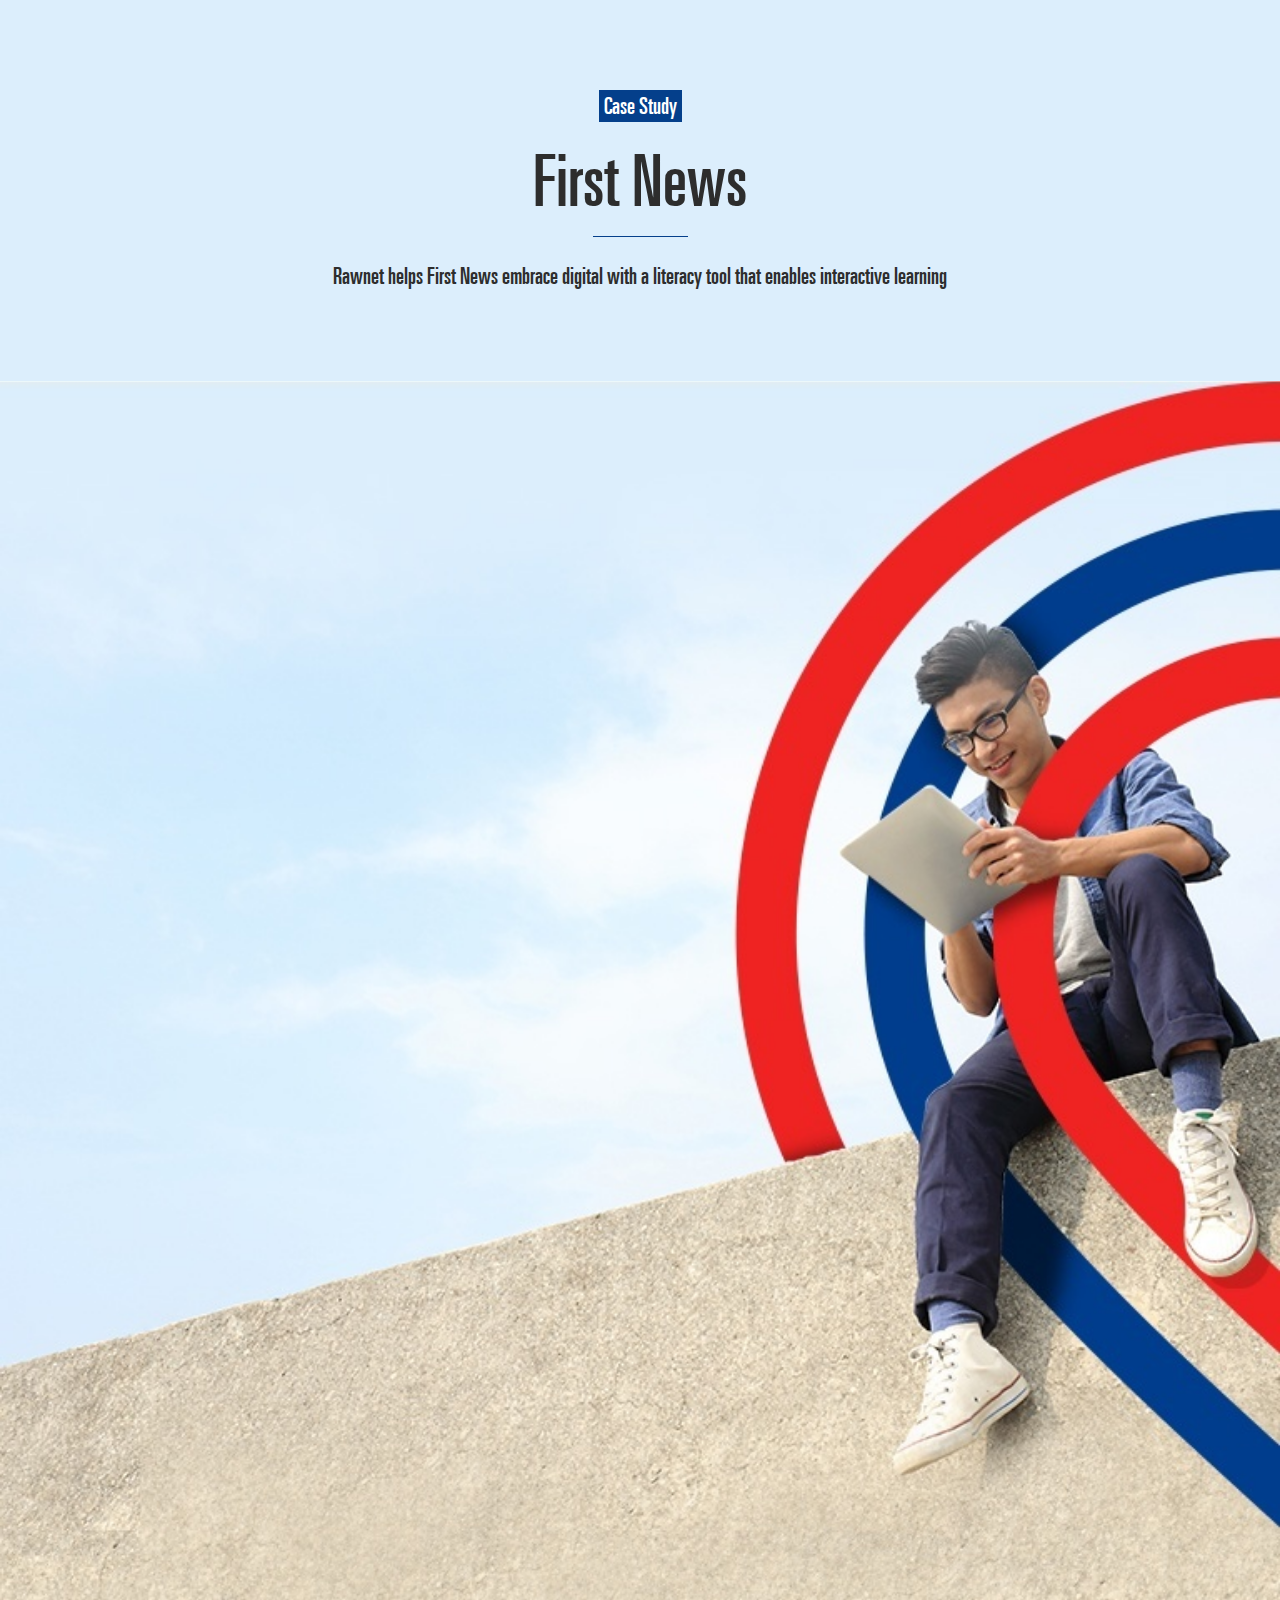
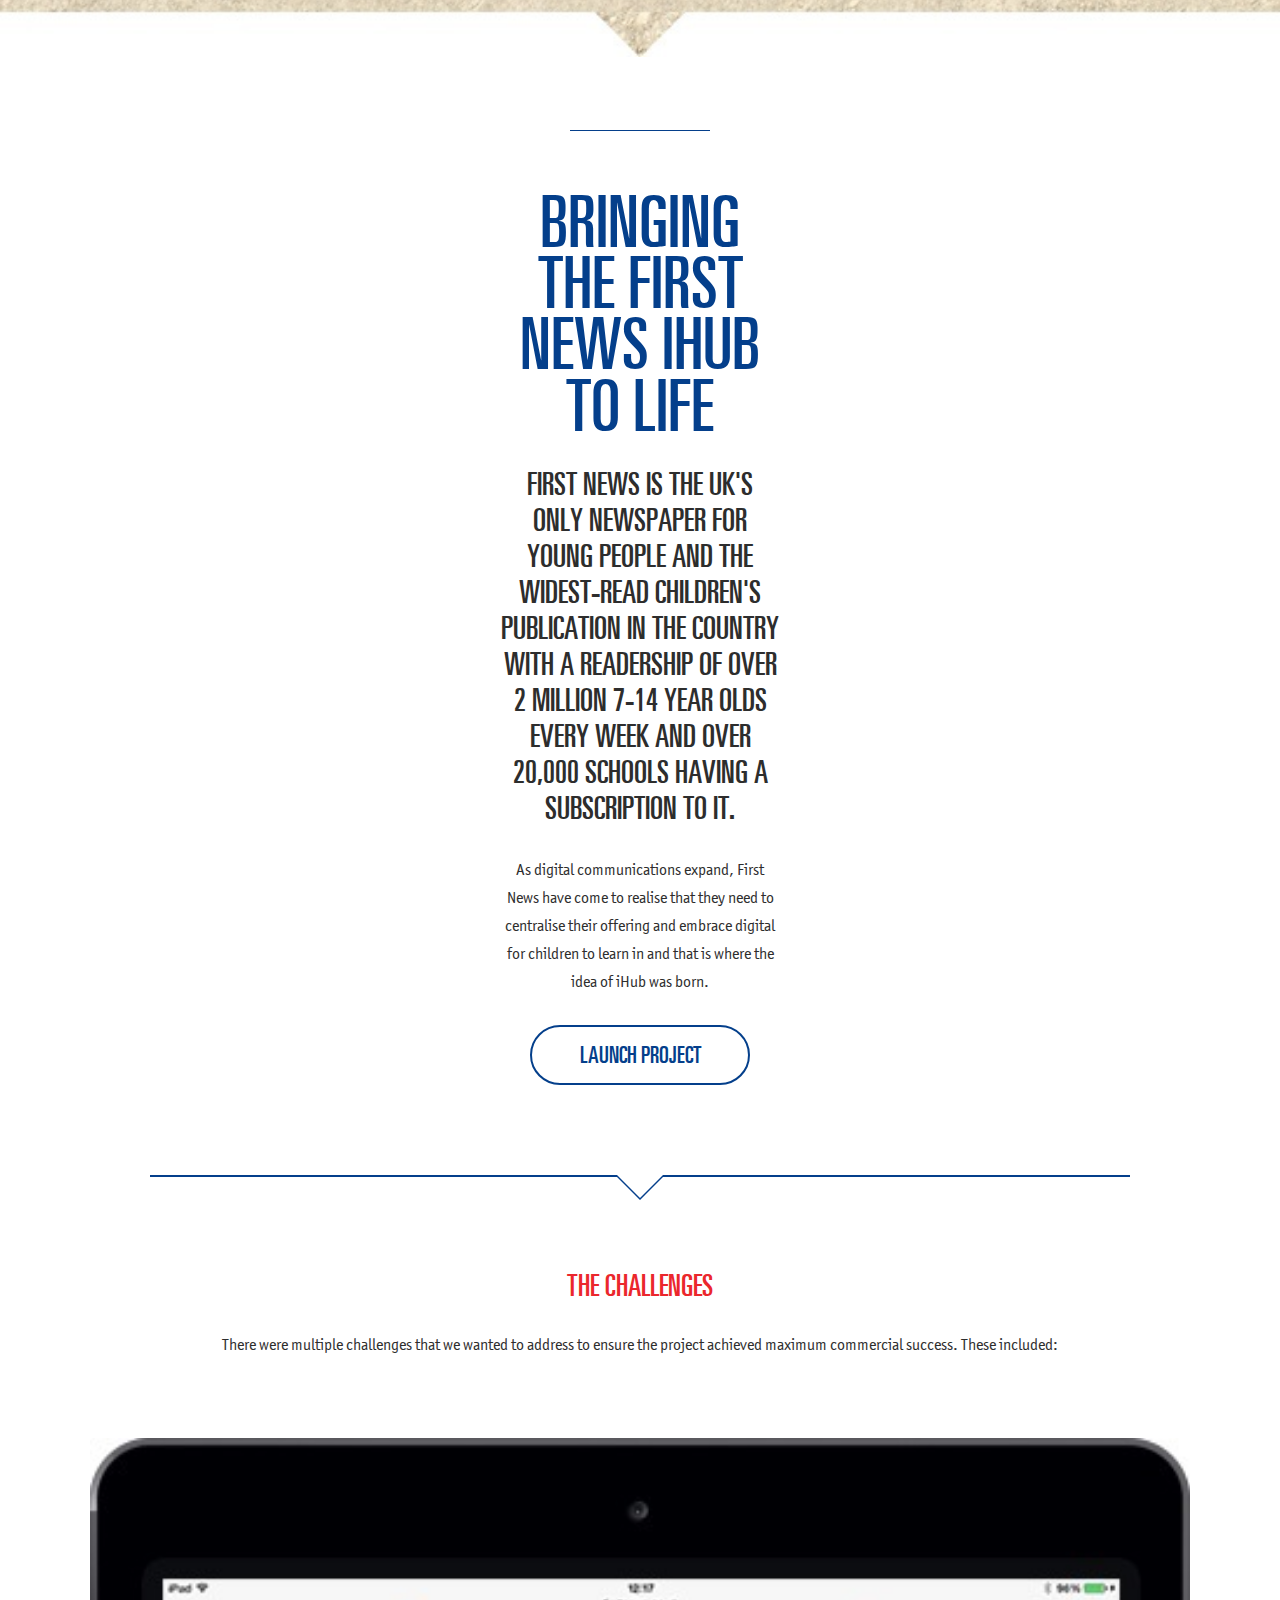
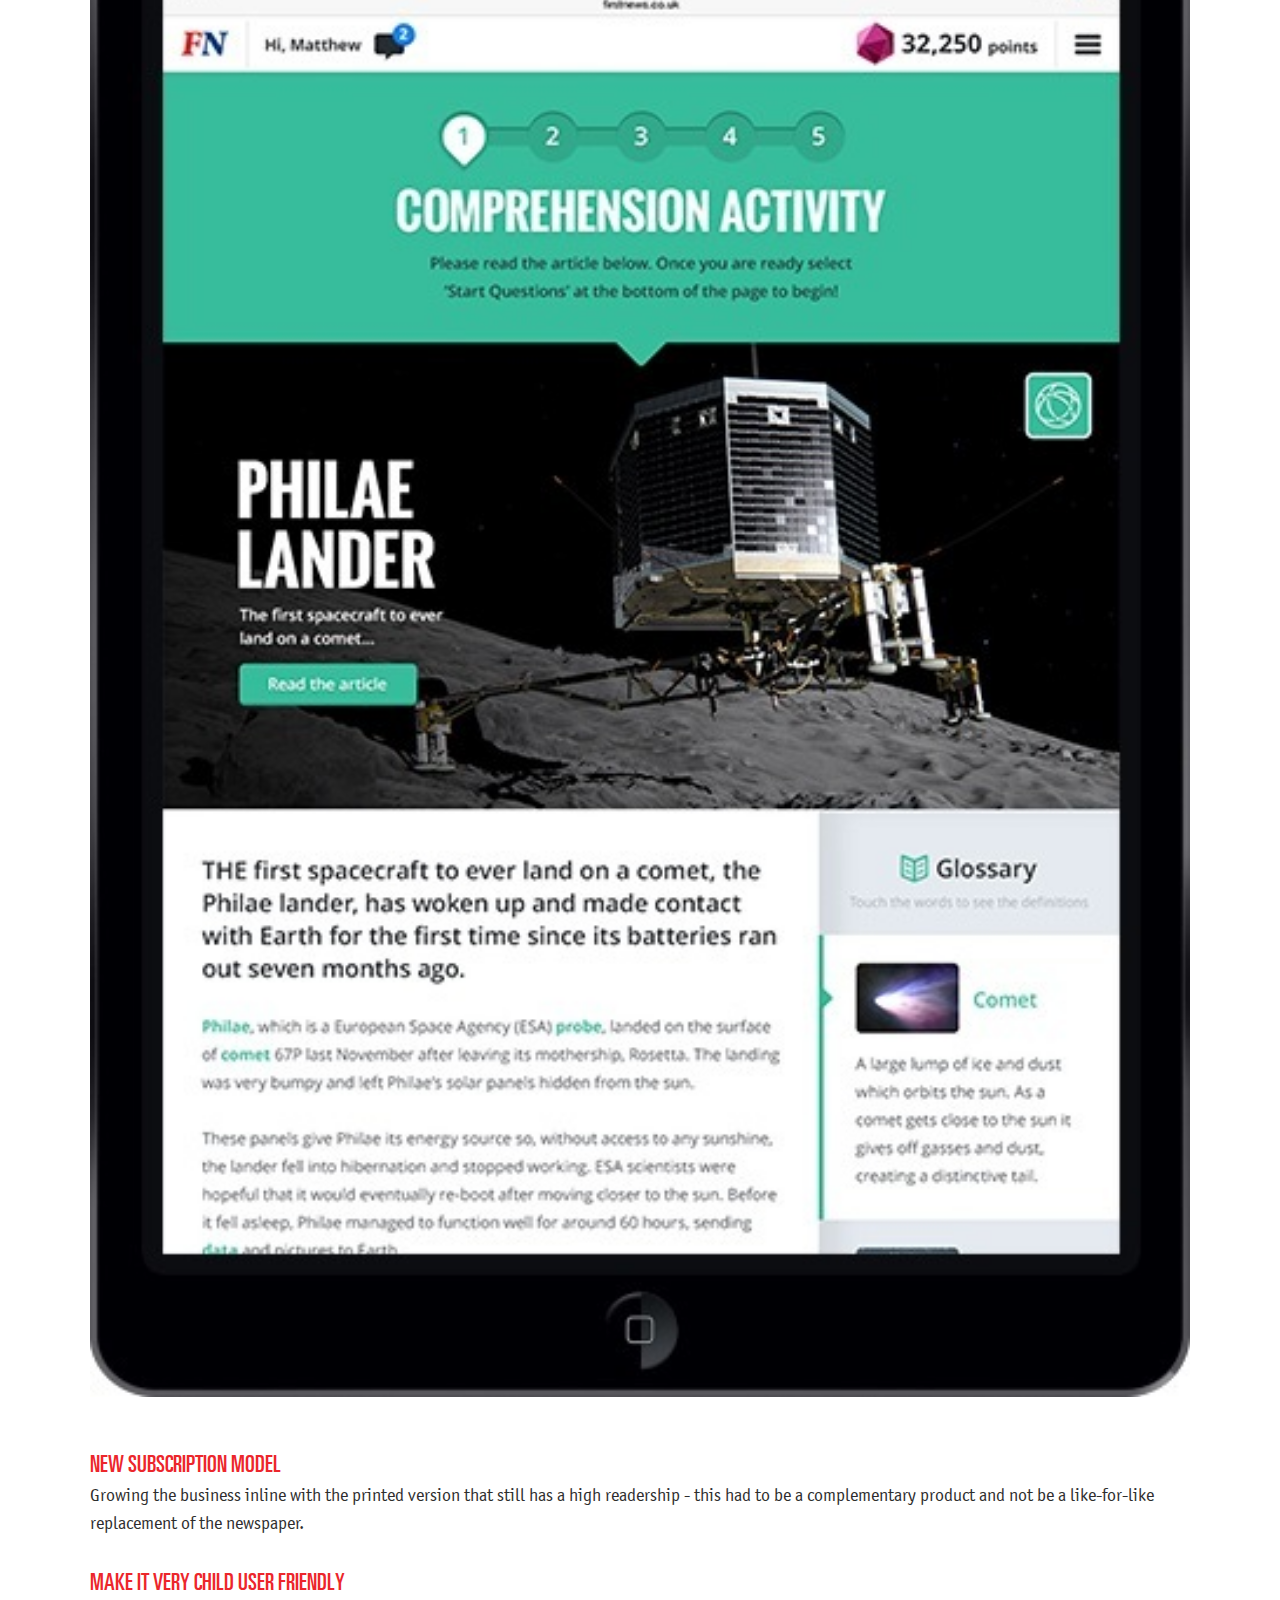
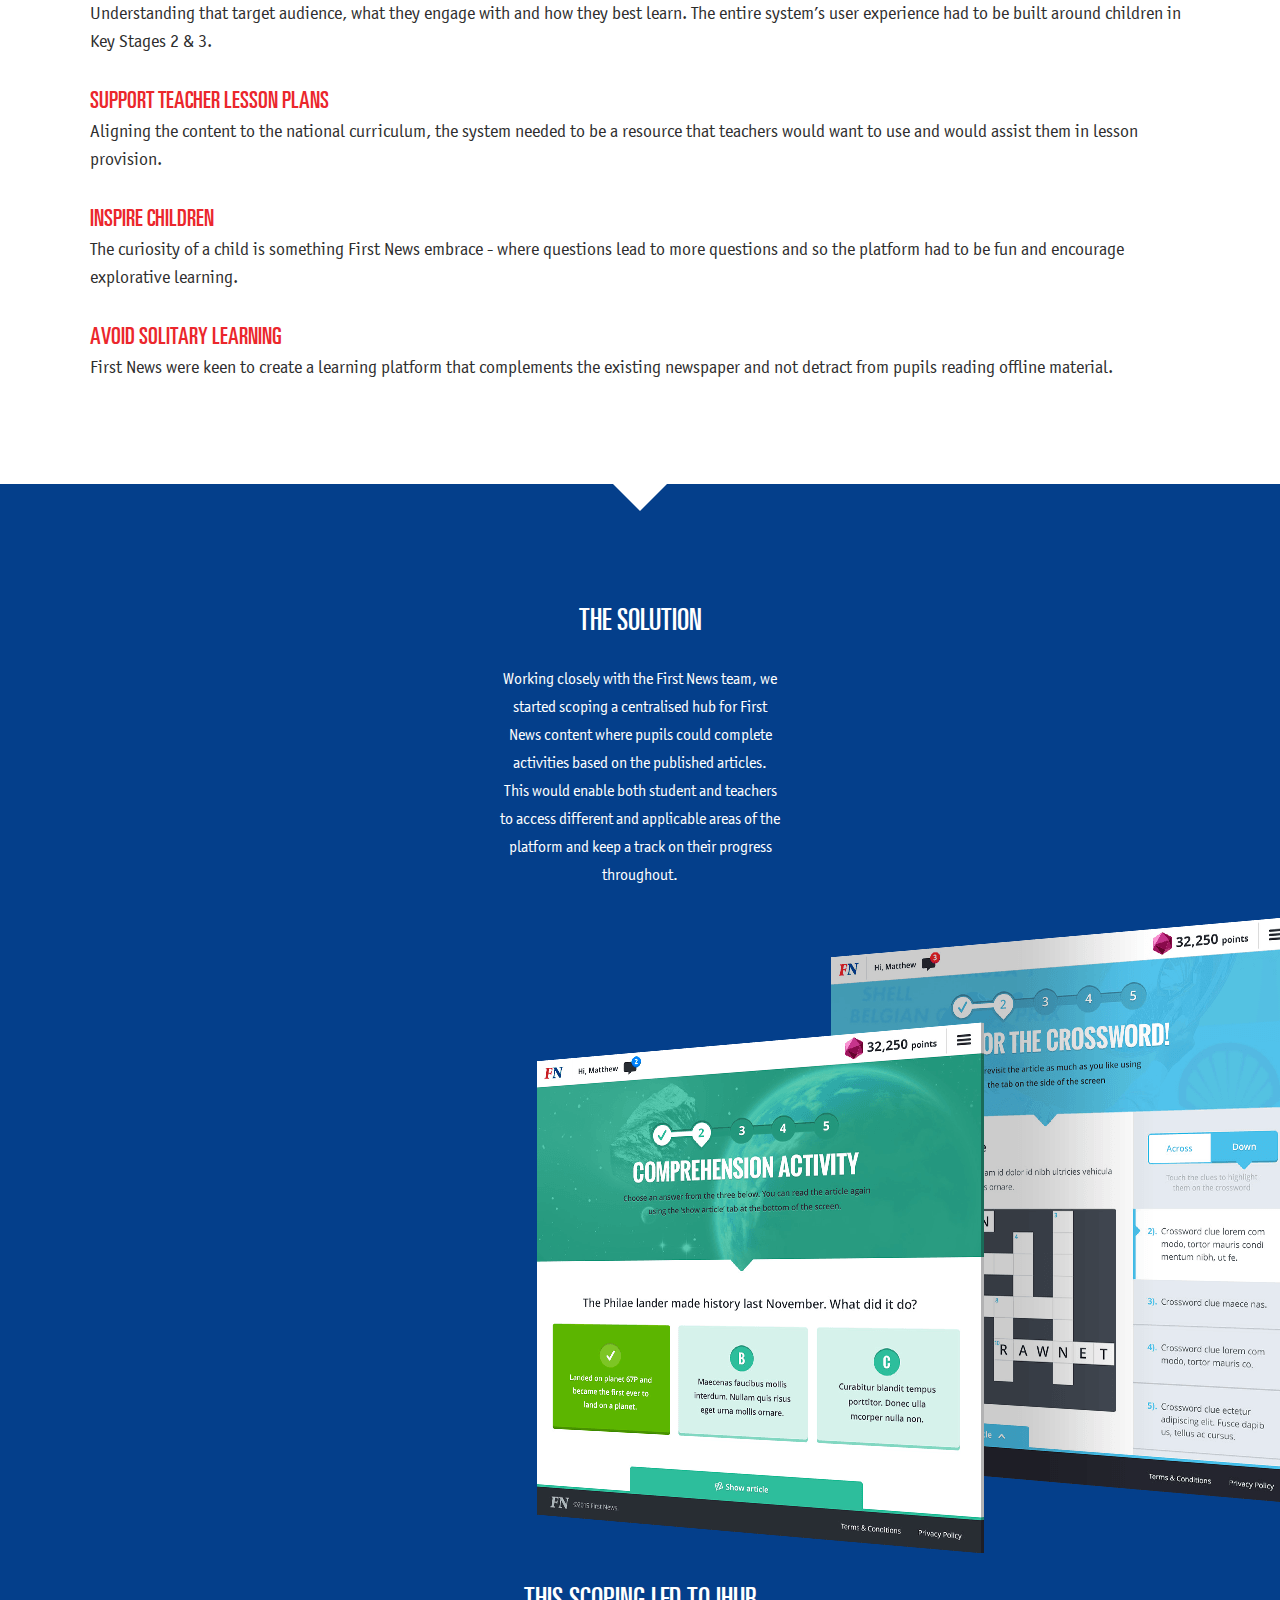
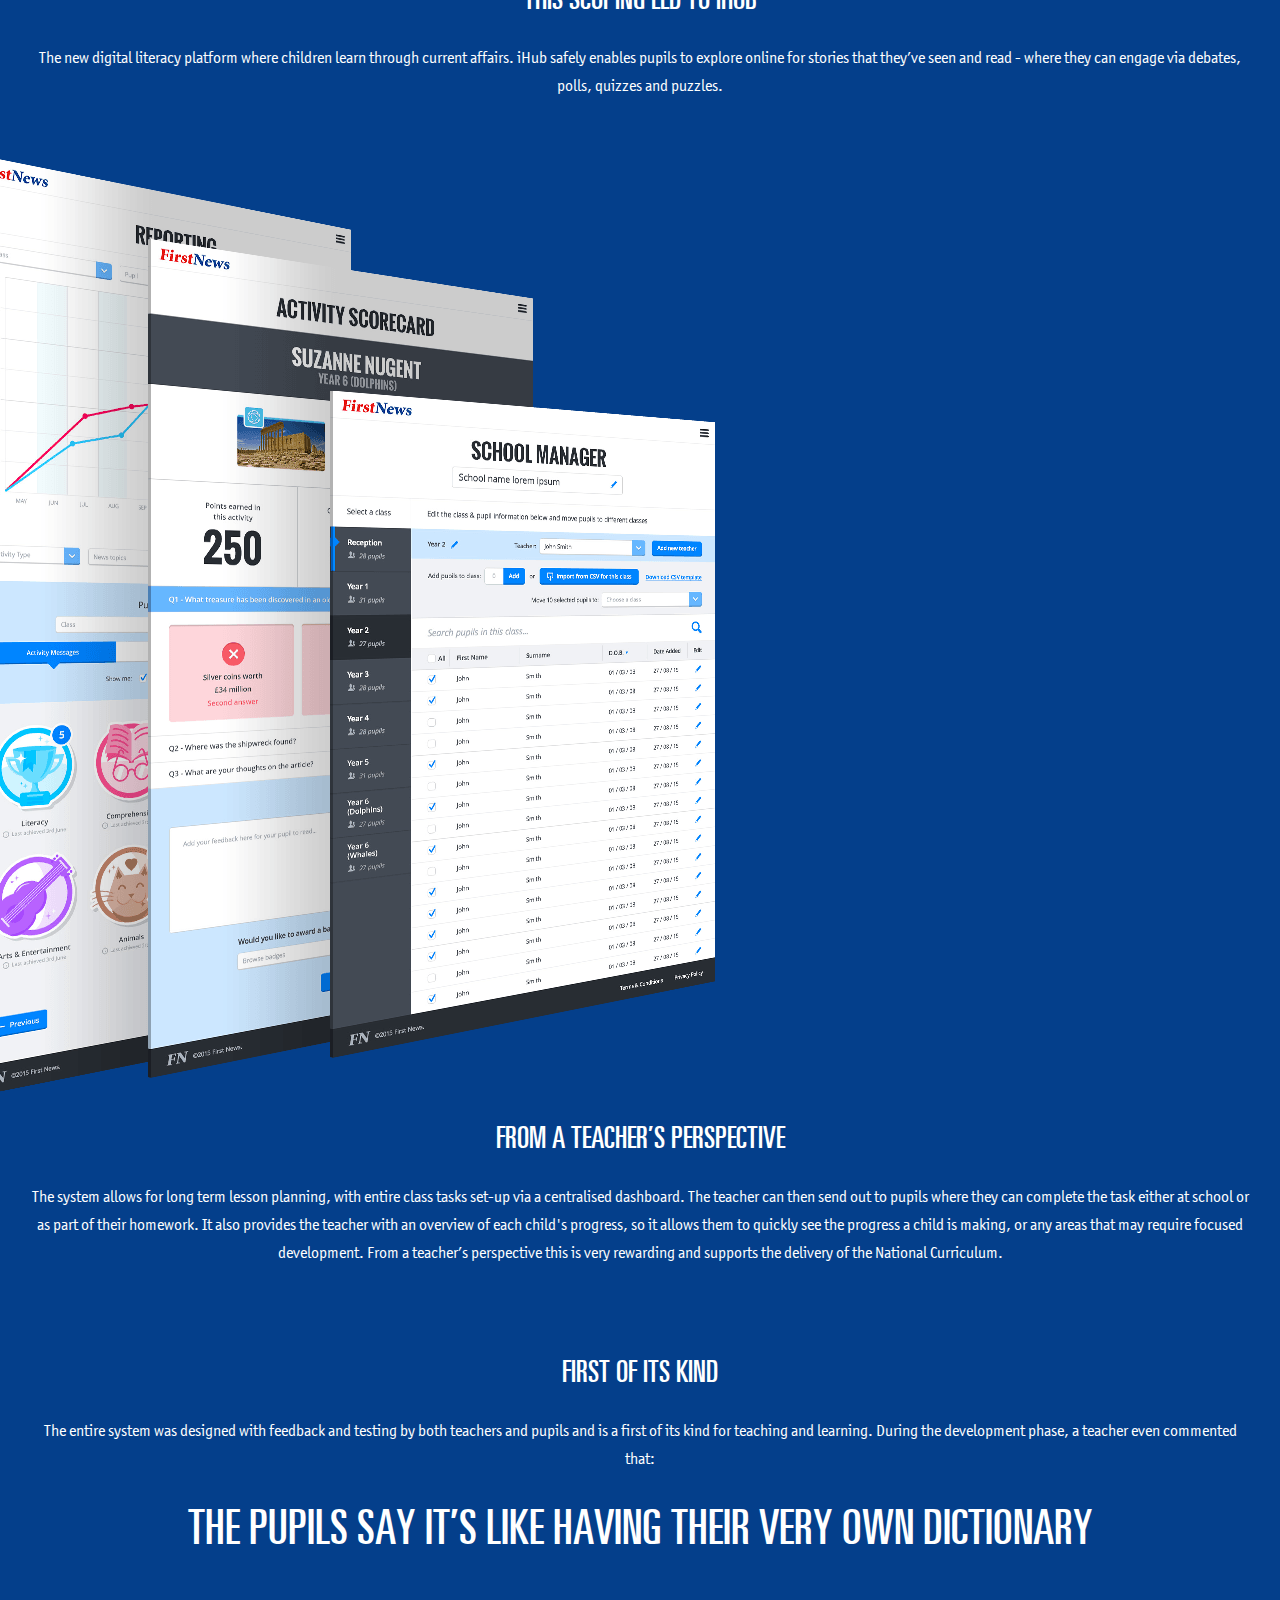
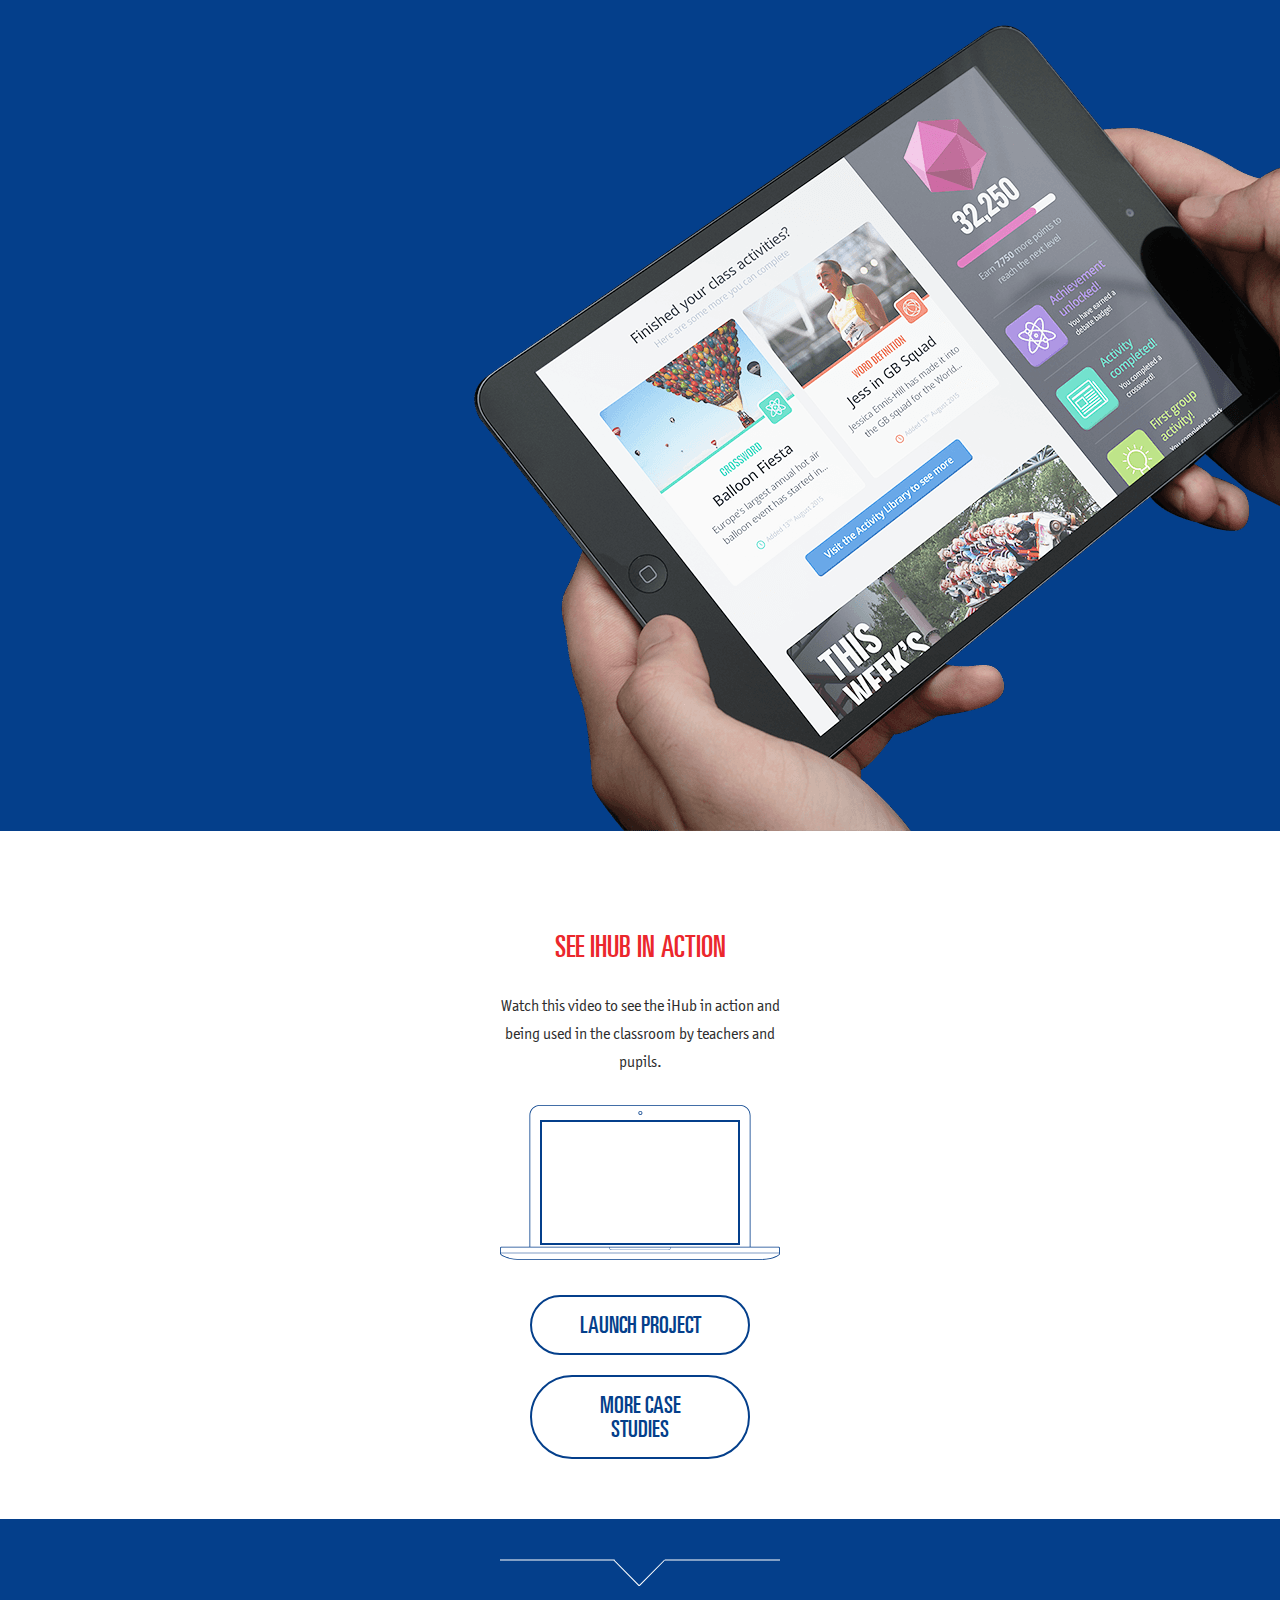
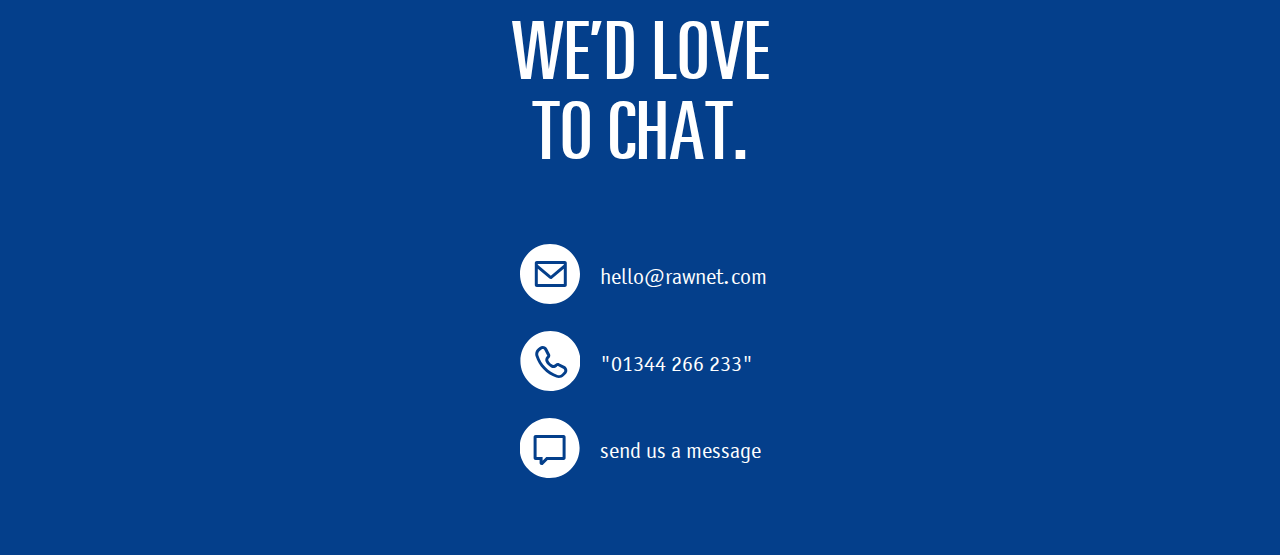
<file: demo/ch8-demo/03-triangle/index.html>
<!DOCTYPE html>
<html lang="en">
<head>
  <meta charset="UTF-8">
  <title>demo</title>
  <link rel="stylesheet" href="main.css">
  <meta name="viewport" content="width=device-width initial-scale=1.0, user-scalable=no">

</head>
<body>
  <div class="banner">
    <div class="banner-img"></div>
    <div class="content">
      <small>Case Study</small>
      <p class="title">First News</p>
      <p>
        Rawnet helps First News embrace digital with a literacy tool that enables interactive learning
      </p>
    </div>
  </div>

  <div class="header">
    <h1>
      Bringing the First News iHub to Life
    </h1>
    <p class="description">
      First News is the UK's only newspaper for young people and the widest-read children's publication in the country with a readership of over 2 million 7-14 year olds every week and over 20,000 schools having a subscription to it.
    </p>
    <p>
      As digital communications expand, First News have come to realise that they need to centralise their offering and embrace digital for children to learn in and that is where the idea of iHub was born.
    </p>
    <a class="button"  href="http://www.firstnews.co.uk/forschools/ihub/">
      Launch project
    </a>
  </div>
  <div class="main">
    <svg class="divider" width="100%" height="25px" viewBox="0 0 200 25" enable-background="new 0 0 200 25"><polygon fill="#043f8b" fill-rule="evenodd" clip-rule="evenodd" points="123,0 100,23 77,0 -390,0 -390,2 77,2 100,25 123,2 590,2 590,0 "></polygon></svg>
    <section class="challenges">
      <div class="challenges-inner">
        <h3 class="challenges-title">The challenges</h3>
        <p class="challenges-copy">There were multiple challenges that we wanted to address to ensure the project achieved maximum commercial success. These included:</p>
        <div class="challenges-col">
          <img src="./img/ipad.jpg" alt="Ipad">
        </div>
        <div class="challenges-col">
          <h4 class="challenges-sub">New Subscription Model</h4>
          <p class="challenges-description">Growing the business inline with the printed version that still has a high readership - this had to be a complementary product and not be a like-for-like replacement of the newspaper.</p>
          <h4 class="challenges-sub">Make it very child user friendly</h4>
          <p class="challenges-description">Understanding that target audience, what they engage with and how they best learn. The entire system’s user experience had to be built around children in Key Stages 2 &amp; 3.</p>
          <h4 class="challenges-sub">Support Teacher Lesson Plans</h4>
          <p class="challenges-description">Aligning the content to the national curriculum, the system needed to be a resource that teachers would want to use and would assist them in lesson provision.</p>
          <h4 class="challenges-sub">Inspire Children</h4>
          <p class="challenges-description">The curiosity of a child is something First News embrace - where questions lead to more questions and so the platform had to be fun and encourage explorative learning.</p>
          <h4 class="challenges-sub">Avoid Solitary Learning</h4>
          <p class="challenges-description">First News were keen to create a learning platform that complements the existing newspaper and not detract from pupils reading offline material.</p>
        </div>
      </div>
    </section>

    <section class="solution">
      <div class="container center-content">
        <h3 class="solution-title">The solution</h3>
        <p class="solution-intro">Working closely with the First News team, we started scoping a centralised hub for First News content where pupils could complete activities based on the published articles. This would enable both student and teachers to access different and applicable areas of the platform and keep a track on their progress throughout.</p>
      </div>

      <div class="solution-inner">
        <img class="solution-image right" src="./img/scoping.png" alt="Scoping">
        <div class="solution-content">
          <h3 class="solution-sub">This scoping led to iHub</h3>
          <p class="solution-description">The new digital literacy platform where children learn through current affairs. iHub safely enables pupils to explore online for stories that they’ve seen and read - where they can engage via debates, polls, quizzes and puzzles.</p>
        </div>

        <img class="solution-image left" src="./img/teacher-perspective.png" alt="Teacher perspective">
        <div class="solution-content">
          <h3 class="solution-sub">From a teacher’s perspective</h3>
          <p class="solution-description">The system allows for long term lesson planning, with entire class tasks set-up via a centralised dashboard. The teacher can then send out to pupils where they can complete the task either at school or as part of their homework. It also provides the teacher with an overview of each child's progress, so it allows them to quickly see the progress a child is making, or any areas that may require focused development. From a teacher’s perspective this is very rewarding and supports the delivery of the National Curriculum.</p>
        </div>

        <div class="solution-content">
          <h3 class="solution-sub">First of its kind</h3>
          <p class="solution-description">The entire system was designed with feedback and testing by both teachers and pupils and is a first of its kind for teaching and learning. During the development phase, a teacher even commented that:</p>
          <p class="solution-standout">The pupils say it’s like having their very own dictionary</p>
        </div>
        <img class="solution-image right" src="./img/ipad-landscape.png" alt="Ipad landscape">
      </div>
    </section>

    <section class="in-action">
      <div class="container center-content base-section">
        <h3 class="in-action-title">See iHub in action</h3>
        <p>Watch this video to see the iHub in action and being used in the classroom by teachers and pupils.</p>

        <div class="laptop">
          <img class="laptop-background" src="./img/laptop.svg" alt="Laptop">
          <div class="laptop-screen">
            <iframe width="100%" height="100%" src="https://www.youtube.com/embed/tg-D89Rtge0?wmode=opaque" frameborder="0" allowfullscreen=""></iframe>
          </div>
        </div>
        <div class="cta">
          <a target="_blank" class="button cta-first" href="http://www.firstnews.co.uk/forschools/ihub/">Launch project</a>
          <a class="button" href="/case-studies">more case studies</a>
        </div>
      </div>
    </section>
  </div>
  <footer>
    <div class="container">
      <div class="contact-cta">
        <h2>we’d love to chat.</h2>
        <ul class="list">
          <li class="footer-item email" href="mailto:hello@rawnet.com?subject=Rawnet Website Enquiry [156e8a3227224e-05b6b60be71ba5-37657901-15f900-156e8a32273a04]"><a href="mailto:hello@rawnet.com">hello@rawnet.com</a></li>
          <li class="footer-item tel"><span class="footer-tel">"01344 266 233"</span></li>
          <li class="footer-item message"><a href="/contact">send us a message</a></li>
        </ul>
      </div>
    </div>
  </footer>
</body>
</html>
</file>
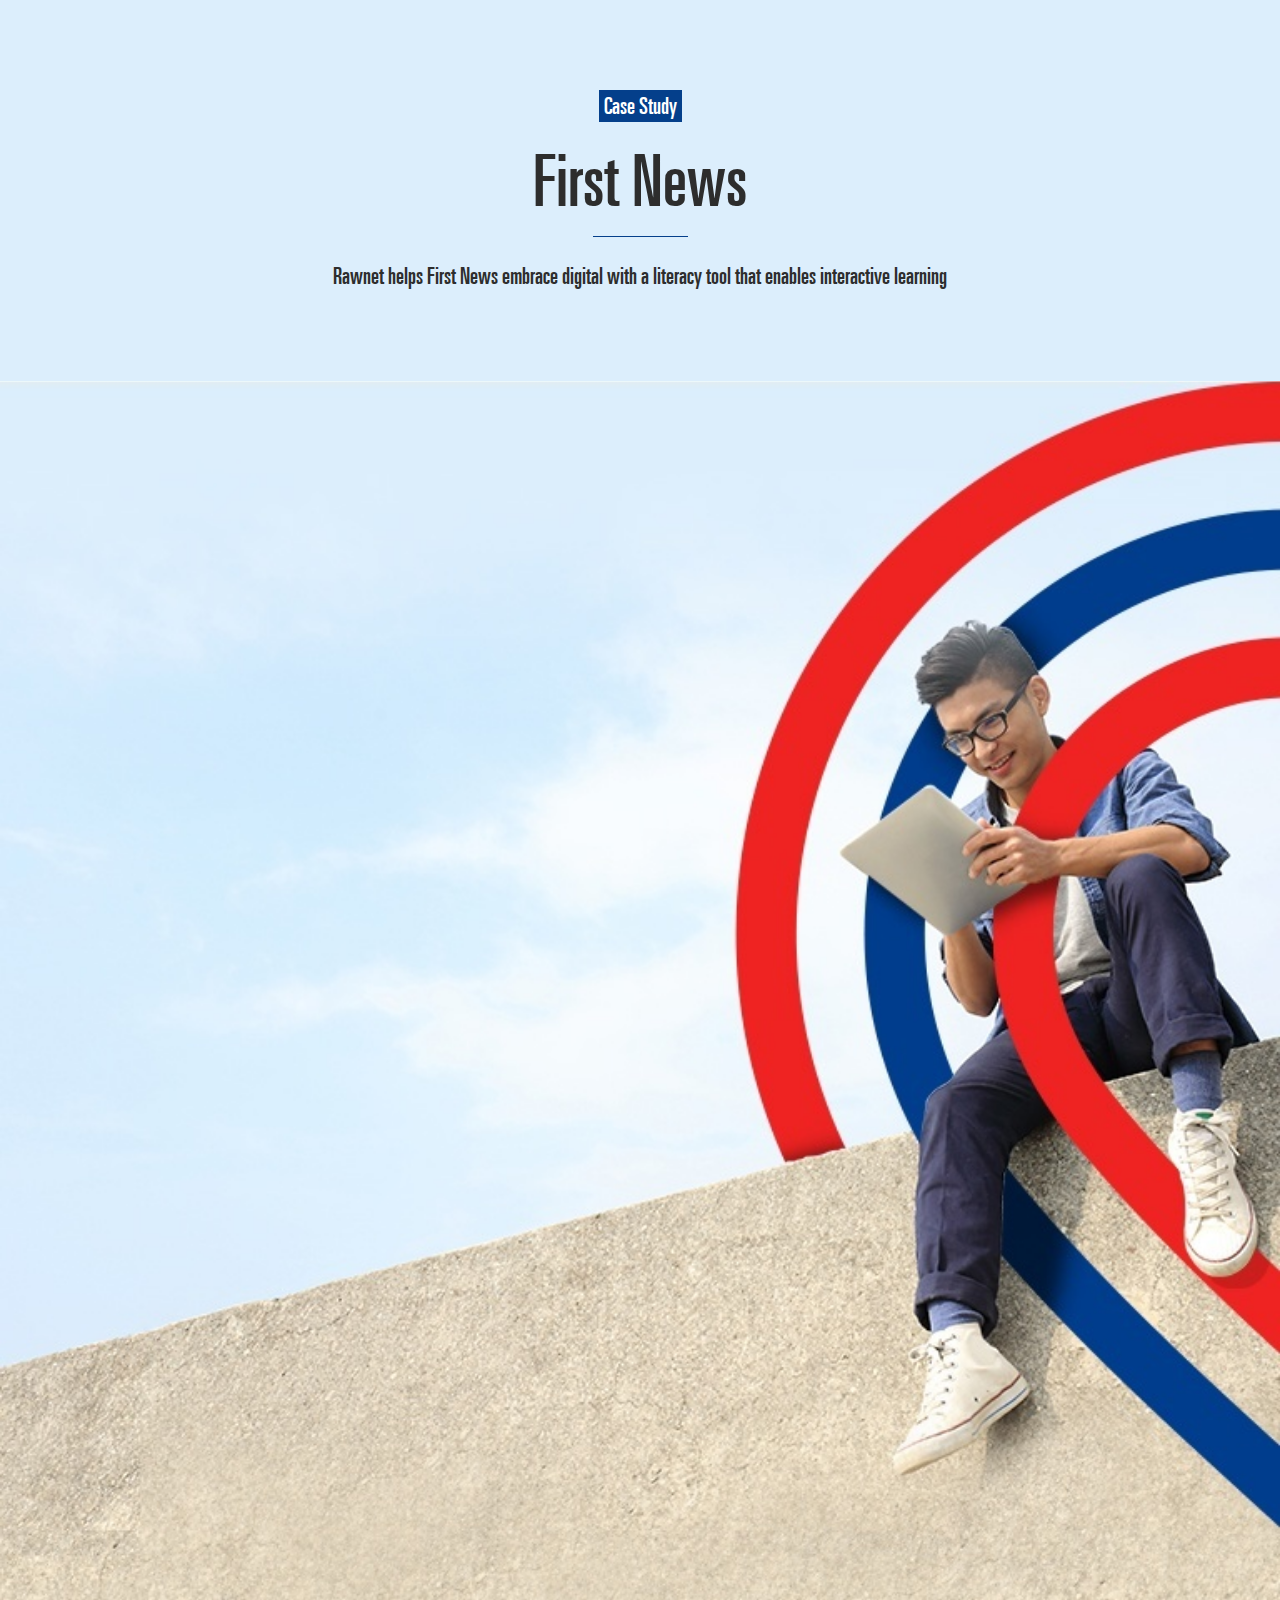
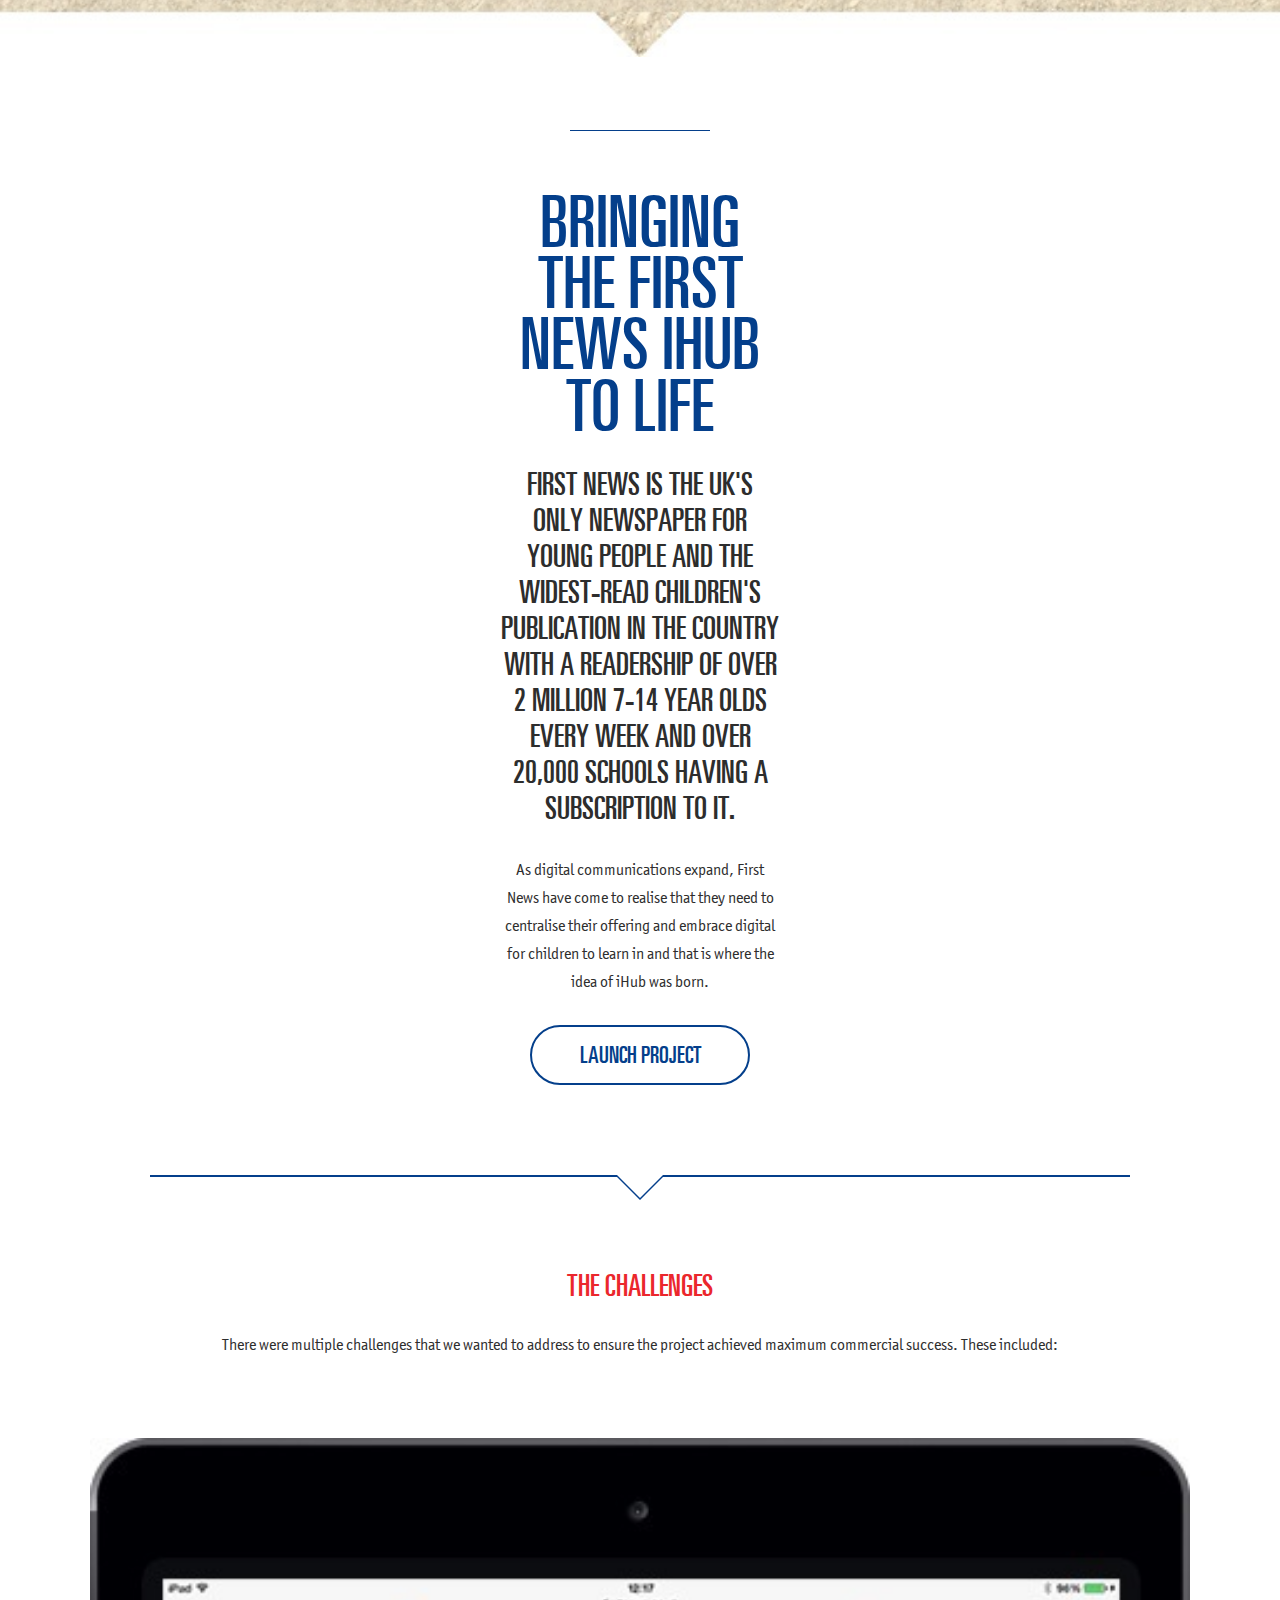
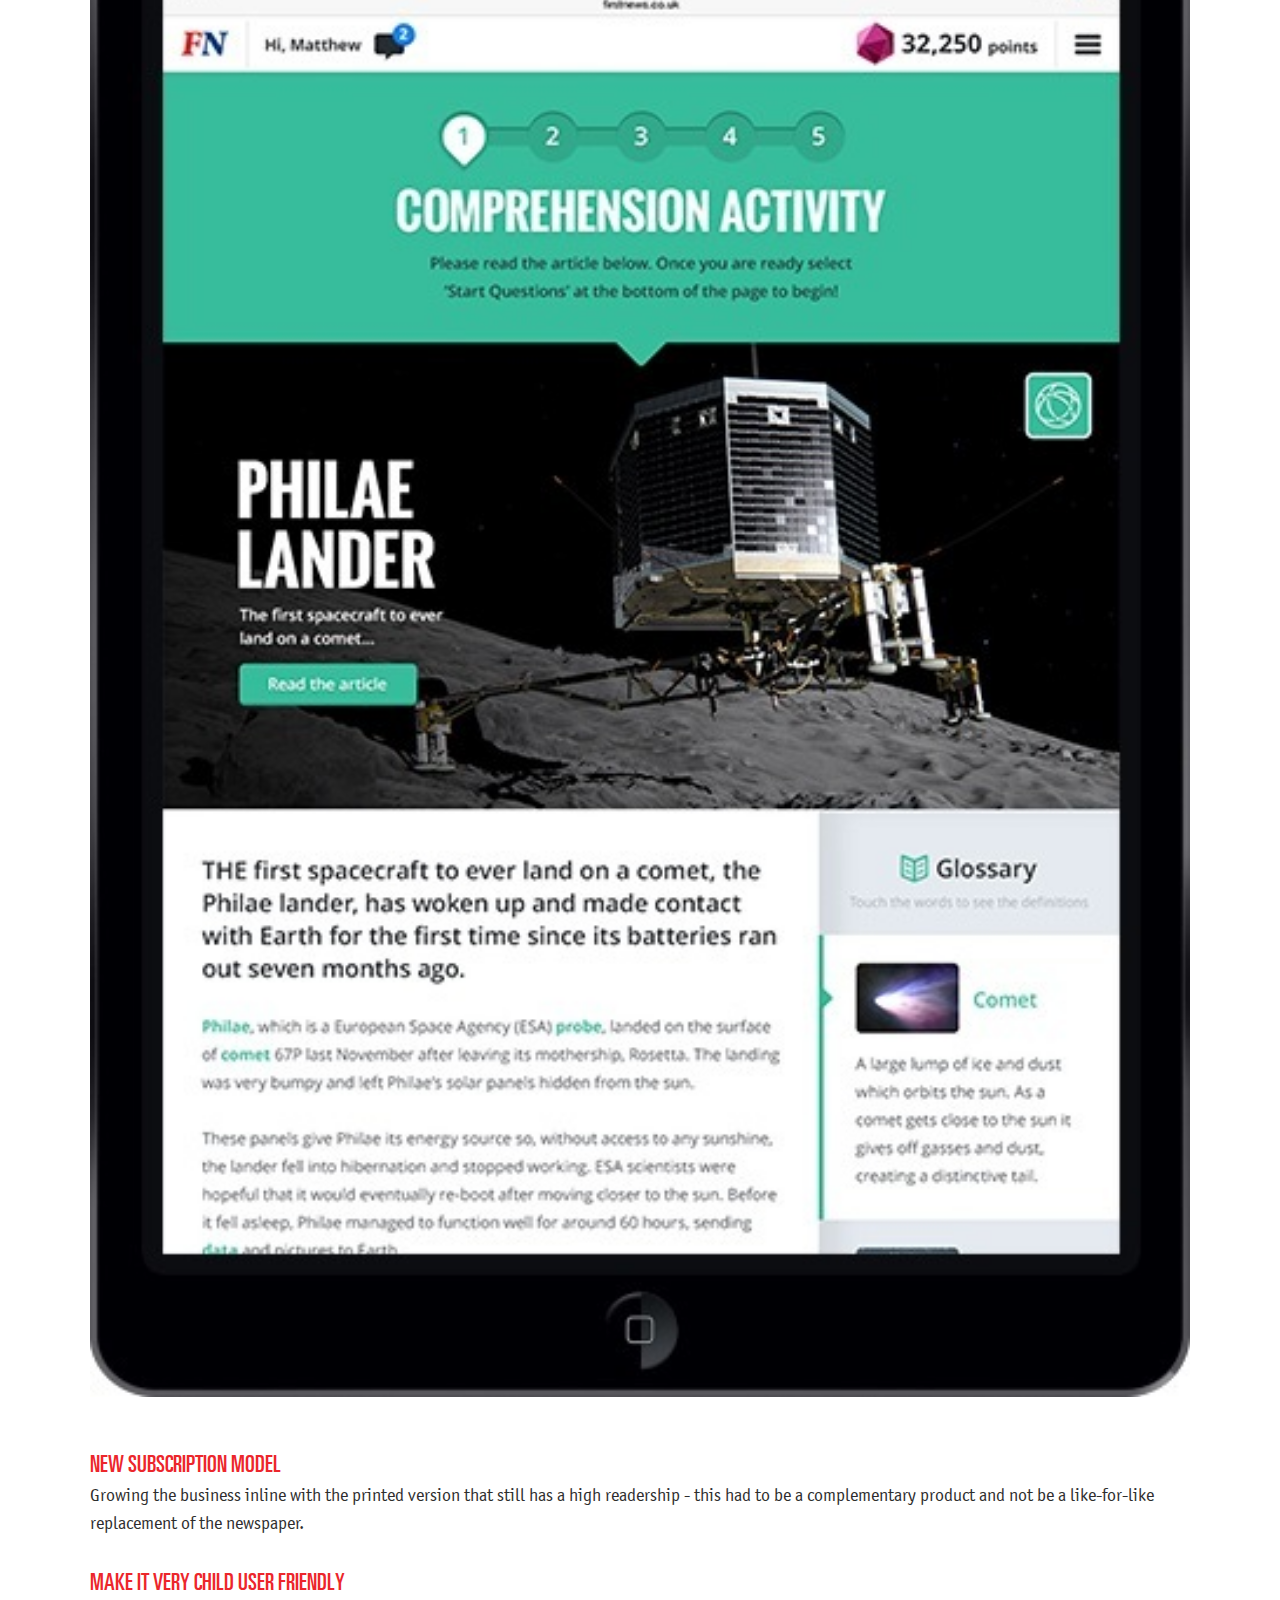
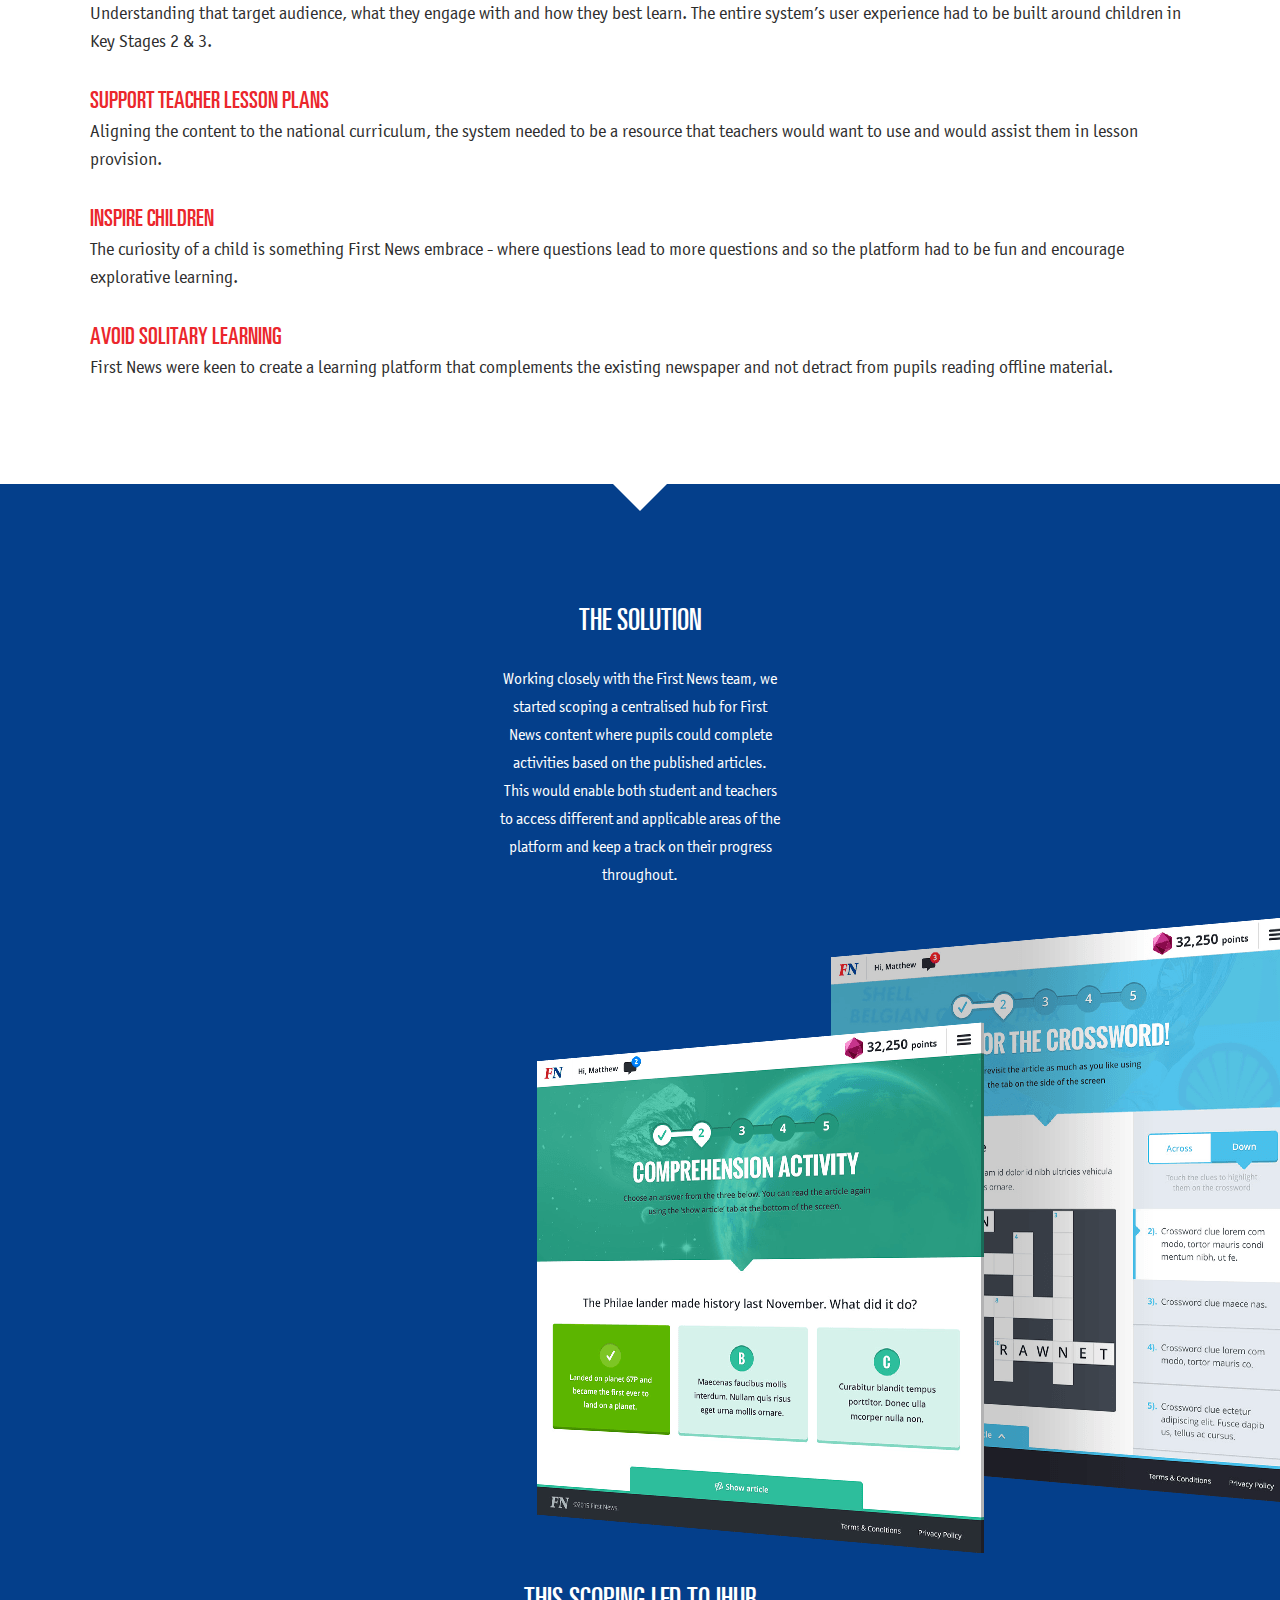
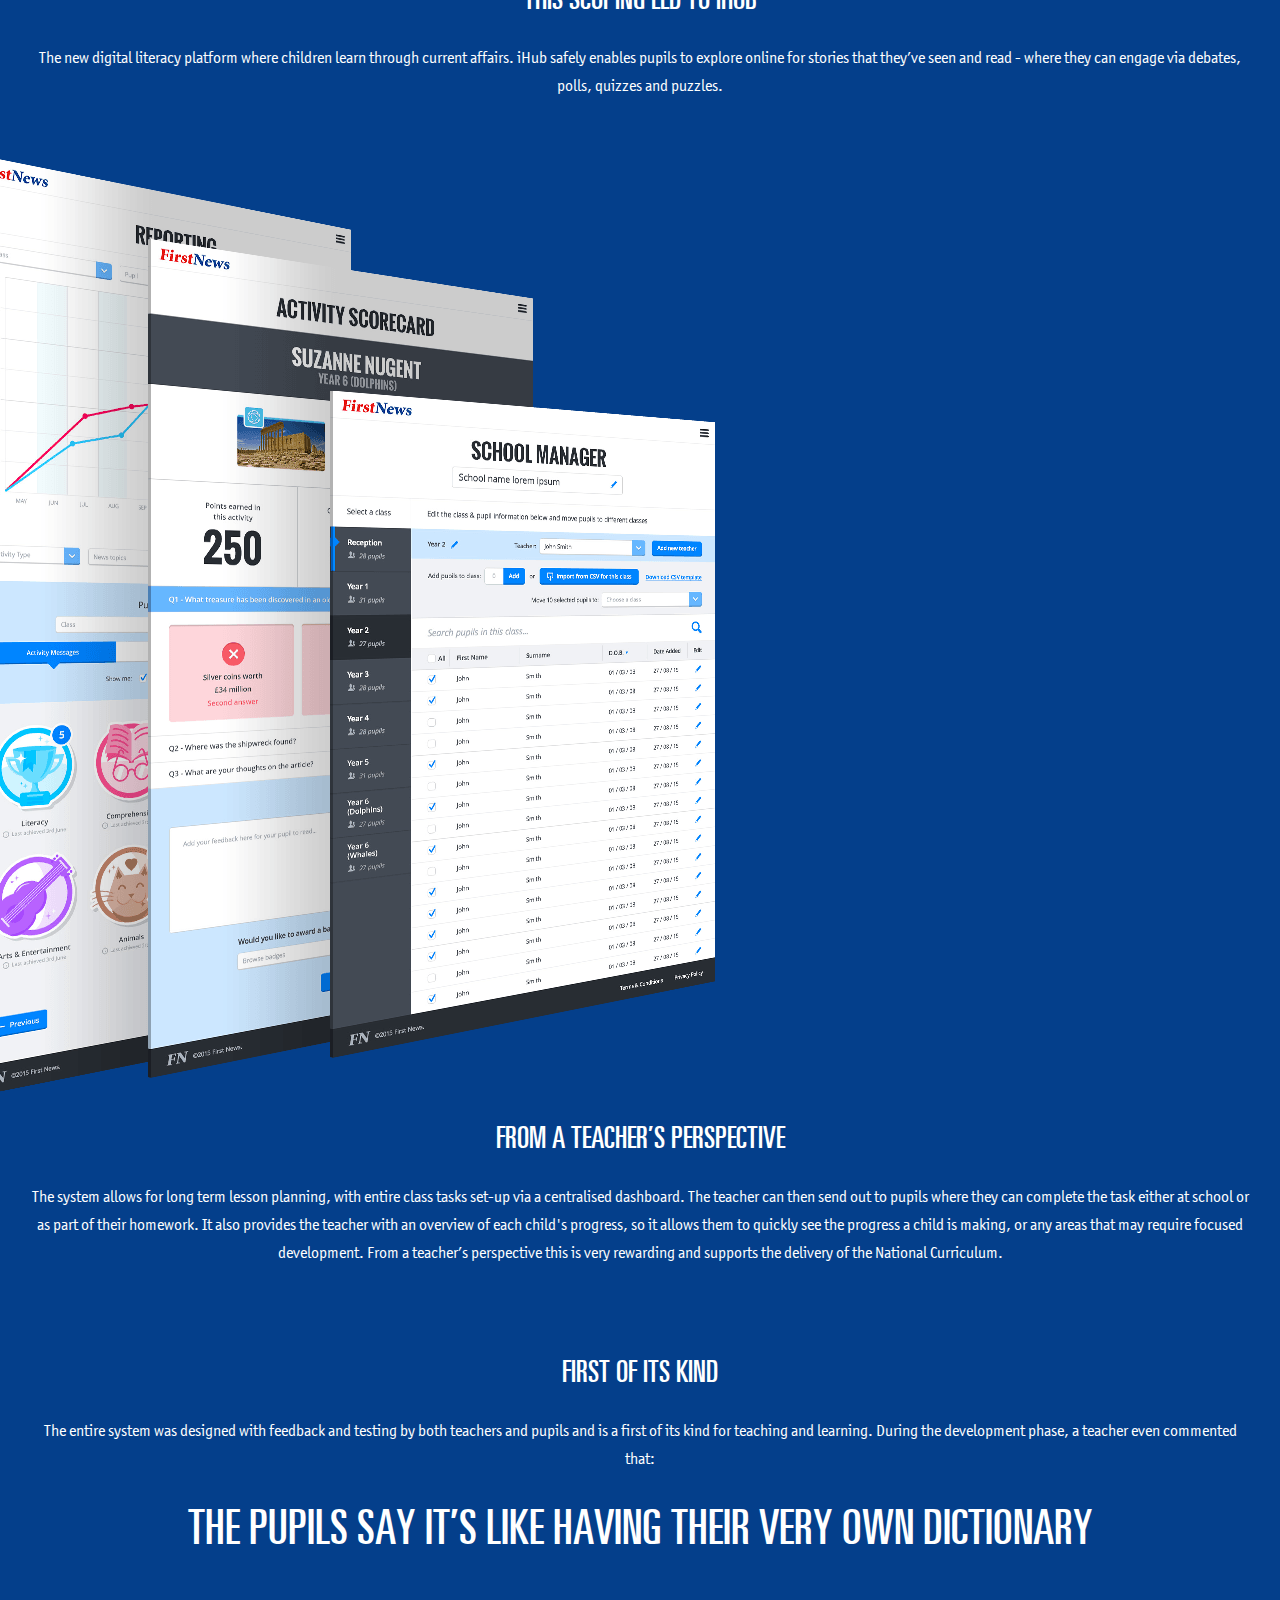
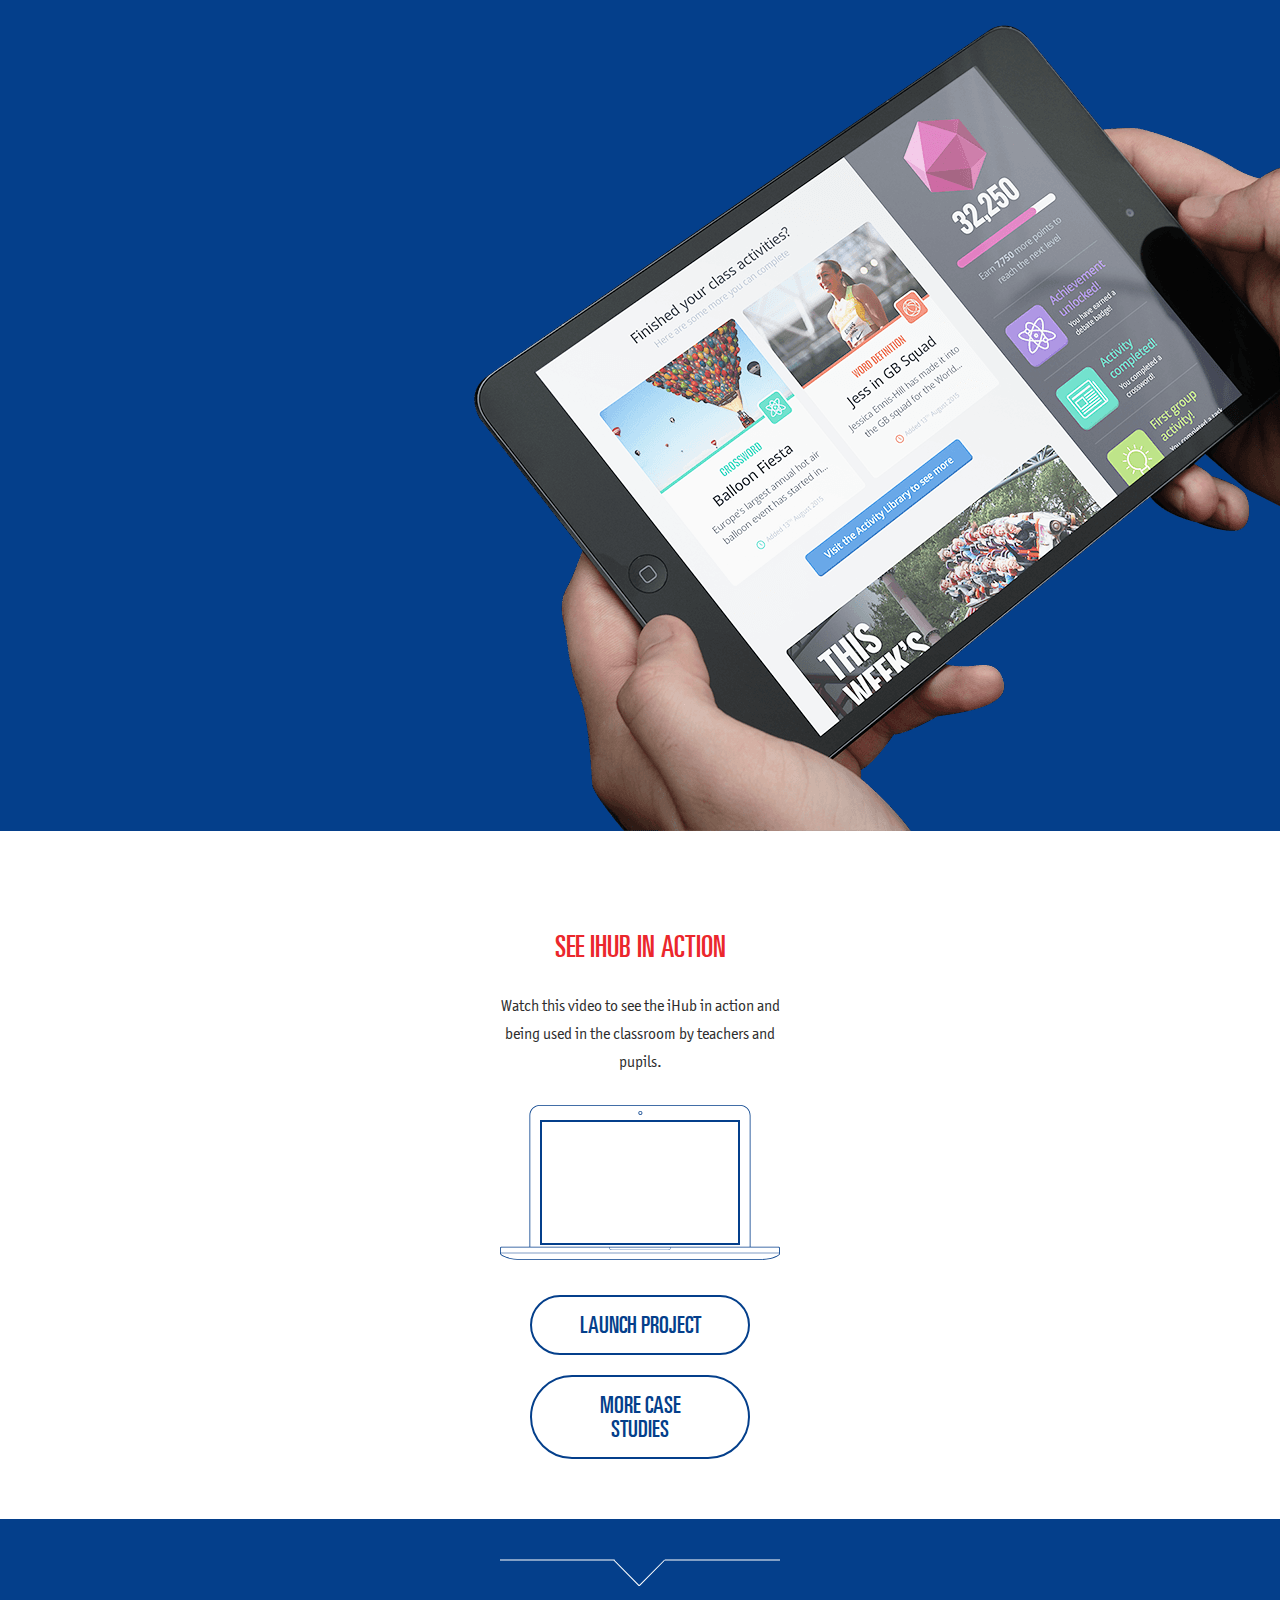
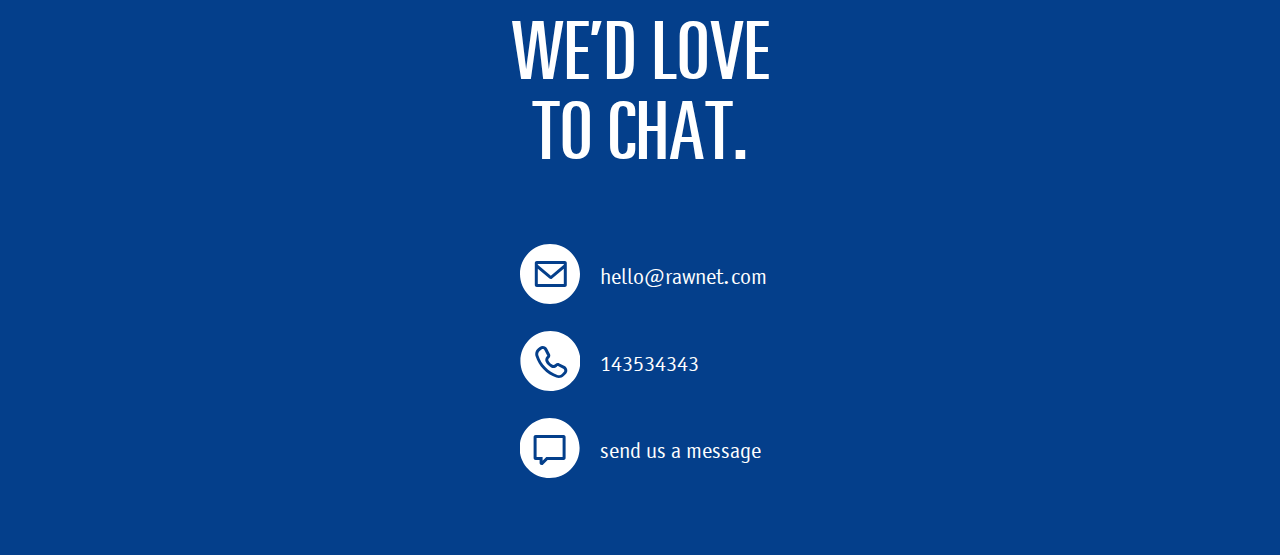
<file: demo/ch9-res/01-idea/index.html>
<!DOCTYPE html>
<html lang="en">
<head>
  <meta charset="UTF-8">
  <title>demo</title>
  <link rel="stylesheet" href="main.css">
  <meta name="viewport" content="width=device-width initial-scale=1.0, user-scalable=no">
</head>
<body>
  <div class="banner">
    <div class="banner-img"></div>
    <div class="content">
      <small>Case Study</small>
      <p class="title">First News</p>
      <p>
        Rawnet helps First News embrace digital with a literacy tool that enables interactive learning
      </p>
    </div>
  </div>

  <div class="header">
    <h1>
      Bringing the First News iHub to Life
    </h1>
    <p class="description">
      First News is the UK's only newspaper for young people and the widest-read children's publication in the country with a readership of over 2 million 7-14 year olds every week and over 20,000 schools having a subscription to it.
    </p>
    <p>
      As digital communications expand, First News have come to realise that they need to centralise their offering and embrace digital for children to learn in and that is where the idea of iHub was born.
    </p>
    <a class="button"  href="http://www.firstnews.co.uk/forschools/ihub/">
      Launch project
    </a>
  </div>
  <div class="main">
    <svg class="divider" width="100%" height="25px" viewBox="0 0 200 25" enable-background="new 0 0 200 25"><polygon fill="#043f8b" fill-rule="evenodd" clip-rule="evenodd" points="123,0 100,23 77,0 -390,0 -390,2 77,2 100,25 123,2 590,2 590,0 "></polygon></svg>
    <section class="challenges">
      <div class="challenges-inner">
        <h3 class="challenges-title">The challenges</h3>
        <p class="challenges-copy">There were multiple challenges that we wanted to address to ensure the project achieved maximum commercial success. These included:</p>
        <div class="challenges-col">
          <img src="./img/ipad.jpg" alt="Ipad">
        </div>
        <div class="challenges-col">
          <h4 class="challenges-sub">New Subscription Model</h4>
          <p class="challenges-description">Growing the business inline with the printed version that still has a high readership - this had to be a complementary product and not be a like-for-like replacement of the newspaper.</p>
          <h4 class="challenges-sub">Make it very child user friendly</h4>
          <p class="challenges-description">Understanding that target audience, what they engage with and how they best learn. The entire system’s user experience had to be built around children in Key Stages 2 &amp; 3.</p>
          <h4 class="challenges-sub">Support Teacher Lesson Plans</h4>
          <p class="challenges-description">Aligning the content to the national curriculum, the system needed to be a resource that teachers would want to use and would assist them in lesson provision.</p>
          <h4 class="challenges-sub">Inspire Children</h4>
          <p class="challenges-description">The curiosity of a child is something First News embrace - where questions lead to more questions and so the platform had to be fun and encourage explorative learning.</p>
          <h4 class="challenges-sub">Avoid Solitary Learning</h4>
          <p class="challenges-description">First News were keen to create a learning platform that complements the existing newspaper and not detract from pupils reading offline material.</p>
        </div>
      </div>
    </section>

    <section class="solution">
      <div class="container center-content">
        <h3 class="solution-title">The solution</h3>
        <p class="solution-intro">Working closely with the First News team, we started scoping a centralised hub for First News content where pupils could complete activities based on the published articles. This would enable both student and teachers to access different and applicable areas of the platform and keep a track on their progress throughout.</p>
      </div>

      <div class="solution-inner">
        <img class="solution-image right" src="./img/scoping.png" alt="Scoping">
        <div class="solution-content">
          <h3 class="solution-sub">This scoping led to iHub</h3>
          <p class="solution-description">The new digital literacy platform where children learn through current affairs. iHub safely enables pupils to explore online for stories that they’ve seen and read - where they can engage via debates, polls, quizzes and puzzles.</p>
        </div>

        <img class="solution-image left" src="./img/teacher-perspective.png" alt="Teacher perspective">
        <div class="solution-content">
          <h3 class="solution-sub">From a teacher’s perspective</h3>
          <p class="solution-description">The system allows for long term lesson planning, with entire class tasks set-up via a centralised dashboard. The teacher can then send out to pupils where they can complete the task either at school or as part of their homework. It also provides the teacher with an overview of each child's progress, so it allows them to quickly see the progress a child is making, or any areas that may require focused development. From a teacher’s perspective this is very rewarding and supports the delivery of the National Curriculum.</p>
        </div>

        <div class="solution-content">
          <h3 class="solution-sub">First of its kind</h3>
          <p class="solution-description">The entire system was designed with feedback and testing by both teachers and pupils and is a first of its kind for teaching and learning. During the development phase, a teacher even commented that:</p>
          <p class="solution-standout">The pupils say it’s like having their very own dictionary</p>
        </div>
        <img class="solution-image right" src="./img/ipad-landscape.png" alt="Ipad landscape">
      </div>
    </section>

    <section class="in-action">
      <div class="container center-content base-section">
        <h3 class="in-action-title">See iHub in action</h3>
        <p>Watch this video to see the iHub in action and being used in the classroom by teachers and pupils.</p>

        <div class="laptop">
          <img class="laptop-background" src="./img/laptop.svg" alt="Laptop">
          <div class="laptop-screen">
            <iframe width="100%" height="100%" src="https://www.youtube.com/embed/tg-D89Rtge0?wmode=opaque" frameborder="0" allowfullscreen=""></iframe>
          </div>
        </div>
        <div class="cta">
          <a target="_blank" class="button cta-first" href="http://www.firstnews.co.uk/forschools/ihub/">Launch project</a>
          <a class="button" href="/case-studies">more case studies</a>
        </div>
      </div>
    </section>
  </div>
  <footer>
    <div class="container">
      <div class="contact-cta">
        <h2>we’d love to chat.</h2>
        <ul class="list">
          <li class="footer-item email" href="mailto:hello@rawnet.com?subject=Rawnet Website Enquiry [156e8a3227224e-05b6b60be71ba5-37657901-15f900-156e8a32273a04]"><a href="mailto:hello@rawnet.com">hello@rawnet.com</a></li>
          <li class="footer-item tel"><span class="footer-tel">143534343</span></li>
          <li class="footer-item message"><a href="/contact">send us a message</a></li>
        </ul>
      </div>
    </div>
  </footer>
</body>
</html>
</file>
<file: home-header-button/main.css>
a {
  text-decoration: none;
}


.home-header__button {
    border-radius: 200px;
    border: 2px solid #F70C36;
    display: inline-flex;
    padding: 8px;
    text-align: center;
}

.home-header__button>*:not(:last-child) {
    border-right: 2px solid #F70C36;
}

.home-header__button>* {
    font-size: 20px;
}


.home-header__button>* {
    position: relative;
    color: #F70C36;
    font-size: 24px;
    text-transform: uppercase;
    font-family: "UniversLTStd", Arial, sans-serif;
    -webkit-transition: color 0.3s;
    -moz-transition: color 0.3s;
    transition: color 0.3s;
    padding: 10px 50px;
}

.home-header__button>*:first-child:before {
    border-radius: 200px 0 0 200px;
}


.home-header__button>*:before {
    content: "";
    display: block;
    background: #F70C36;
    opacity: 0;
    z-index: -1;
    transform: scale(0.8);
    transition: transform 0.3s, opacity 0.3s;
    position: absolute;
    top: -8px;
    right: -8px;
    bottom: -8px;
    left: -8px;
}


.home-header__button>*:hover {
    color: #fff;
}



.home-header__button>*:hover:before {
    opacity: 1;
    transform: scale(1);
}


.home-header__button>*:not(:last-child) {
    border-right: 2px solid #F70C36;
}

.home-header__button>*:last-child:before {
    border-radius: 0 200px 200px 0;
}

a:active, a:hover {
    outline: 0;
}
</file>
<file: demo/ch7-demo/01-viewport/main.css>
body {
  margin: 0;
}

.test {
  background-color: deeppink;
  width: 400px;
  height: 100px;
}
</file>
<file: demo/ch7-demo/02-background/main.css>
body {
  margin: 0;
}

.banner-img {
  background-image: url(./img/768-banner.jpg);
  height: 100vw;
  background-size: 100%;
  background-repeat: no-repeat;
}
</file>
<file: demo/ch7-demo/04-font-face/main.css>
body {
  margin: 0;
}


@font-face {
  font-family: "UniversLTStd";
  font-style: normal;
  font-weight: 300;
  src: url(./fonts/UniversLTStd-UltraCn.woff) format("woff")
}

/* banner */
.banner {
  position: relative;
  overflow: hidden; /* fix margin-collapse */
}

.banner:before {
  content: "";
  position: absolute;
  top: 0;
  left: 0;
  right: 0;
  height: 381px;
  background-color: #dceefc;
}

.banner-img {
  margin-top: 380px;
  background-image: url(./img/768-banner.jpg);
  height: 100vw;
  background-size: 100%;
  background-repeat: no-repeat;
}

.banner .content {
  text-align: center;
  position: absolute;
  font-family: "UniversLTStd", Arial, sans-serif;
  top: 90px;
}

.banner small {
  background-color: #043f8b;
  color: white;
  font-size: 24px;
  line-height: 0.9;
  padding: 5px;
}

.banner p {
  font-size: 24px;
  line-height: 28px;
  margin: 0;
}

.banner p.title {
  font-size: 72px;
  margin: 25px 0;
  line-height: 65px;
}

.banner p.title:after {
  background-color: #043f8b;
  width: 95px;
  height: 1px;
  content: "";
}
</file>
<file: demo/ch8-demo/01-text/main.css>
/* common */

body {
  margin: 0;
}

h1, h2, h3, h4 {
  font-family: "UniversLTStd", Arial, sans-serif;
  font-weight: normal;
  line-height: 1;
  text-transform: uppercase;
  margin: 0;
  color: #043f8b;
}

h3 {
  font-size: 30px;
}

h4 {
  font-size: 24px;
}

p {
  margin: 30px auto;
  line-height: 28px;
}

.container {
  width: 320px;
  margin: 0 auto;
  padding: 0 20px;
}

.button {
  position: relative;
  display: inline-block;
  width: 220px;
  padding: 16px 40px;
  border: 2px solid #043f8b;
  border-radius: 50px;
  font-size: 24px;
  font-family: "UniversLTStd", Arial, sans-serif;
  line-height: 1;
  text-align: center;
  text-decoration: none;
  text-transform: uppercase;
  color: #043f8b;
}


@font-face {
  font-family: "UniversLTStd";
  font-style: normal;
  font-weight: 300;
  src: url(./fonts/UniversLTStd-UltraCn.woff) format("woff")
}

@font-face {
  font-family: "OfficinaSansStd";
  font-style: normal;
  font-weight: 300;
  src: url(./fonts/OfficinaSansStd-Book.woff) format("woff")
}

/* banner */
.banner {
  position: relative;
  overflow: hidden; /* fix margin-collapse */
}

.banner:before {
  content: "";
  position: absolute;
  top: 0;
  left: 0;
  right: 0;
  height: 381px;
  background-color: #dceefc;
}

.banner-img {
  margin-top: 380px;
  background-image: url(./img/768-banner.jpg);
  height: 100vw;
  background-size: 100%;
  background-repeat: no-repeat;
}

.banner .content {
  text-align: center;
  position: absolute;
  font-family: "UniversLTStd", Arial, sans-serif;
  top: 90px;
  left: 20px;
  right: 20px;
  width: auto;
  color: #2d2d2d;
  animation-name: slideRight;
  animation-duration: .7s;
}

@keyframes slideRight {
  from {
    transform: translateX(-100%);
    opacity: 0;
  }
  to {
    transform: translateX(0%);
    opacity: 1;
  }
}

.banner small {
  background-color: #043f8b;
  color: white;
  font-size: 24px;
  line-height: 0.9;
  padding: 5px;
  display: inline-block;
}

.banner p {
  font-size: 24px;
  line-height: 28px;
  margin: 0;
}

.banner p.title {
  font-size: 72px;
  margin: 25px 0;
  line-height: 65px;
  position: relative;
  padding-bottom: 25px;
}

.banner p.title:after {
  background-color: #043f8b;
  width: 95px;
  height: 1px;
  content: "";
  display: block;
  position: absolute;
  bottom: 0;
  left: 50%;
  margin-left: -47px;
}


/* header */

.header {
  width: 320px;
  margin: 0 auto;
  text-align: center;
  padding: 70px 20px 90px;
}

.header h1 {
  font-size: 72px;
  line-height: 0.85;
  padding-top: 60px;
  position: relative;
}

.header h1:before {
  position: absolute;
  top: 0px;
  left: 50%;
  margin-left: -70px;
  width: 140px;
  height: 1px;
  content: "";
  background: #043f8b;
}

.header p {
  font-family: "OfficinaSansStd", Arial, sans-serif;
  color: #2d2d2d;
  -webkit-font-smoothing: antialiased;
}

.header p.description {
  font-family: "UniversLTStd", Arial, sans-serif;
  font-size: 32px;
  line-height: 36px;
  text-transform: uppercase;
}



/* main */

.main {
  font-family: "OfficinaSansStd", Arial, sans-serif;
  color: #2d2d2d;
  -webkit-font-smoothing: antialiased;
}
.challenges {
  padding: 70px 0;
}
.challenges-inner {
    position: relative;
    z-index: 3;
    padding: 0 40px;
    margin: 0 auto;
    max-width: 1180px;
}

.challenges-title {
  color: #eb272c;
  text-align: center;
}

.challenges-copy {
  text-align: center;
}

.challenges-col {
  padding-top: 50px;
}

.challenges-col img {
  width: 100%;
}

.challenges-sub {
  color: #eb272c;
  margin-bottom: 5px;
}

.challenges-description {
  margin-top: 0;
  margin-bottom: 33px;
  font-size: 18px;
}
.challenges h3{
  font-size: 30px;
}

.solution {
  padding-top: 120px;
  background: #043f8b;
  color: white;
  position: relative;
}

.solution-inner:after {
  content: '';
  display: table;
  clear: both;
}

.center-content {
  text-align: center;
}

.solution-title {
  color: white;
}

.solution-sub {
  color: white;
}
.solution-image {
  max-width: 85%;
}

.solution-image.left {
  float: left;
}

.solution-image.right {
  float: right;
}

.solution-content {
  clear: both;
  max-width: 100%;
  text-align: center;
  padding: 30px;
}

.solution-standout {
  font-size: 48px;
  padding: 0 0 15px;
  font-family: "UniversLTStd", Arial, sans-serif;
  font-weight: normal;
  line-height: 1;
  text-transform: uppercase;
}

.in-action {
  padding-top: 100px;
  padding-bottom: 60px;
}

.in-action-title {
  color: #eb272c;
}

.laptop {
  position: relative;
  margin-bottom: 30px;
}

.laptop-background {
  max-width: 100%;
  width: 100%;
  margin-right: 0;
  margin-left: 0;
}

.laptop-screen {
  position: absolute;
  left: 40px;
  right: 40px;
  top: 15px;
  bottom: 20px;
  border: 2px solid #043f8b;
}

.button.cta-first {
  margin-bottom: 20px;
}

/* footer */

footer {
  background-color: #043f8b;
  height: 200px;
  padding: 0 0 60px;
  text-align: center;
}
</file>
<file: demo/ch8-demo/02-svg/main.css>
/* common */

body {
  margin: 0;
}

h1, h2, h3, h4 {
  font-family: "UniversLTStd", Arial, sans-serif;
  font-weight: normal;
  line-height: 1;
  text-transform: uppercase;
  margin: 0;
  color: #043f8b;
}

h3 {
  font-size: 30px;
}

h4 {
  font-size: 24px;
}

p {
  margin: 30px auto;
  line-height: 28px;
}

.container {
  width: 320px;
  margin: 0 auto;
  padding: 0 20px;
}

.button {
  position: relative;
  display: inline-block;
  width: 220px;
  padding: 16px 40px;
  border: 2px solid #043f8b;
  border-radius: 50px;
  font-size: 24px;
  font-family: "UniversLTStd", Arial, sans-serif;
  line-height: 1;
  text-align: center;
  text-decoration: none;
  text-transform: uppercase;
  color: #043f8b;
}


@font-face {
  font-family: "UniversLTStd";
  font-style: normal;
  font-weight: 300;
  src: url(./fonts/UniversLTStd-UltraCn.woff) format("woff")
}

@font-face {
  font-family: "OfficinaSansStd";
  font-style: normal;
  font-weight: 300;
  src: url(./fonts/OfficinaSansStd-Book.woff) format("woff")
}

/* banner */
.banner {
  position: relative;
  overflow: hidden; /* fix margin-collapse */
}

.banner:before {
  content: "";
  position: absolute;
  top: 0;
  left: 0;
  right: 0;
  height: 381px;
  background-color: #dceefc;
}

.banner-img {
  margin-top: 380px;
  background-image: url(./img/768-banner.jpg);
  height: 100vw;
  background-size: 100%;
  background-repeat: no-repeat;
}

.banner .content {
  text-align: center;
  position: absolute;
  font-family: "UniversLTStd", Arial, sans-serif;
  top: 90px;
  left: 20px;
  right: 20px;
  width: auto;
  color: #2d2d2d;
  animation-name: slideRight;
  animation-duration: .7s;
}

@keyframes slideRight {
  from {
    transform: translateX(-100%);
    opacity: 0;
  }
  to {
    transform: translateX(0%);
    opacity: 1;
  }
}

.banner small {
  background-color: #043f8b;
  color: white;
  font-size: 24px;
  line-height: 0.9;
  padding: 5px;
  display: inline-block;
}

.banner p {
  font-size: 24px;
  line-height: 28px;
  margin: 0;
}

.banner p.title {
  font-size: 72px;
  margin: 25px 0;
  line-height: 65px;
  position: relative;
  padding-bottom: 25px;
}

.banner p.title:after {
  background-color: #043f8b;
  width: 95px;
  height: 1px;
  content: "";
  display: block;
  position: absolute;
  bottom: 0;
  left: 50%;
  margin-left: -47px;
}


/* header */

.header {
  width: 320px;
  margin: 0 auto;
  text-align: center;
  padding: 70px 20px 90px;
}

.header h1 {
  font-size: 72px;
  line-height: 0.85;
  padding-top: 60px;
  position: relative;
}

.header h1:before {
  position: absolute;
  top: 0px;
  left: 50%;
  margin-left: -70px;
  width: 140px;
  height: 1px;
  content: "";
  background: #043f8b;
}

.header p {
  font-family: "OfficinaSansStd", Arial, sans-serif;
  color: #2d2d2d;
  -webkit-font-smoothing: antialiased;
}

.header p.description {
  font-family: "UniversLTStd", Arial, sans-serif;
  font-size: 32px;
  line-height: 36px;
  text-transform: uppercase;
}



/* main */

.main {
  font-family: "OfficinaSansStd", Arial, sans-serif;
  color: #2d2d2d;
  -webkit-font-smoothing: antialiased;
}

.divider {
  width: 80%;
  display: block;
  margin: 0 auto;
}

.challenges {
  padding: 70px 0;
}
.challenges-inner {
    position: relative;
    z-index: 3;
    padding: 0 40px;
    margin: 0 auto;
    max-width: 1180px;
}

.challenges-title {
  color: #eb272c;
  text-align: center;
}

.challenges-copy {
  text-align: center;
}

.challenges-col {
  padding-top: 50px;
}

.challenges-col img {
  width: 100%;
}

.challenges-sub {
  color: #eb272c;
  margin-bottom: 5px;
}

.challenges-description {
  margin-top: 0;
  margin-bottom: 33px;
  font-size: 18px;
}
.challenges h3{
  font-size: 30px;
}

.solution {
  padding-top: 120px;
  background: #043f8b;
  color: white;
  position: relative;
}

.solution-inner:after {
  content: '';
  display: table;
  clear: both;
}

.center-content {
  text-align: center;
}

.solution-title {
  color: white;
}

.solution-sub {
  color: white;
}
.solution-image {
  max-width: 85%;
}

.solution-image.left {
  float: left;
}

.solution-image.right {
  float: right;
}

.solution-content {
  clear: both;
  max-width: 100%;
  text-align: center;
  padding: 30px;
}

.solution-standout {
  font-size: 48px;
  padding: 0 0 15px;
  font-family: "UniversLTStd", Arial, sans-serif;
  font-weight: normal;
  line-height: 1;
  text-transform: uppercase;
}

.in-action {
  padding-top: 100px;
  padding-bottom: 60px;
}

.in-action-title {
  color: #eb272c;
}

.laptop {
  position: relative;
  margin-bottom: 30px;
}

.laptop-background {
  max-width: 100%;
  width: 100%;
  margin-right: 0;
  margin-left: 0;
}

.laptop-screen {
  position: absolute;
  left: 40px;
  right: 40px;
  top: 15px;
  bottom: 20px;
  border: 2px solid #043f8b;
}

.button.cta-first {
  margin-bottom: 20px;
}

/* footer */

footer {
  background-color: #043f8b;
  height: 200px;
  padding: 0 0 60px;
  text-align: center;
}

footer .contact-cta:before {
  background: url(./img/sprite.svg);
  content: "";
  width: 980px;
  height: 27px;
}
</file>
<file: demo/ch8-demo/03-triangle/main.css>
/* common */

* {
  box-sizing: border-box;
}
body {
  margin: 0;
}

h1, h2, h3, h4 {
  font-family: "UniversLTStd", Arial, sans-serif;
  font-weight: normal;
  line-height: 1;
  text-transform: uppercase;
  margin: 0;
  color: #043f8b;
}

h3 {
  font-size: 30px;
}

h4 {
  font-size: 24px;
}

p {
  margin: 30px auto;
  line-height: 28px;
}

.container {
  width: 320px;
  margin: 0 auto;
  padding: 0 20px;
}

.button {
  position: relative;
  display: inline-block;
  width: 220px;
  padding: 16px 40px;
  border: 2px solid #043f8b;
  border-radius: 50px;
  font-size: 24px;
  font-family: "UniversLTStd", Arial, sans-serif;
  line-height: 1;
  text-align: center;
  text-decoration: none;
  text-transform: uppercase;
  color: #043f8b;
}


@font-face {
  font-family: "UniversLTStd";
  font-style: normal;
  font-weight: 300;
  src: url(./fonts/UniversLTStd-UltraCn.woff) format("woff")
}

@font-face {
  font-family: "OfficinaSansStd";
  font-style: normal;
  font-weight: 300;
  src: url(./fonts/OfficinaSansStd-Book.woff) format("woff")
}

/* banner */
.banner {
  position: relative;
  overflow: hidden; /* fix margin-collapse */
}

.banner:before {
  content: "";
  position: absolute;
  top: 0;
  left: 0;
  right: 0;
  height: 381px;
  background-color: #dceefc;
}

.banner-img {
  margin-top: 380px;
  background-image: url(./img/768-banner.jpg);
  height: 100vw;
  background-size: 100%;
  background-repeat: no-repeat;
}

.banner .content {
  text-align: center;
  position: absolute;
  font-family: "UniversLTStd", Arial, sans-serif;
  top: 90px;
  left: 20px;
  right: 20px;
  width: auto;
  color: #2d2d2d;
  animation-name: slideRight;
  animation-duration: .7s;
}

@keyframes slideRight {
  from {
    transform: translateX(-100%);
    opacity: 0;
  }
  to {
    transform: translateX(0%);
    opacity: 1;
  }
}

.banner small {
  background-color: #043f8b;
  color: white;
  font-size: 24px;
  line-height: 0.9;
  padding: 5px;
  display: inline-block;
}

.banner p {
  font-size: 24px;
  line-height: 28px;
  margin: 0;
}

.banner p.title {
  font-size: 72px;
  margin: 25px 0;
  line-height: 65px;
  position: relative;
  padding-bottom: 25px;
}

.banner p.title:after {
  background-color: #043f8b;
  width: 95px;
  height: 1px;
  content: "";
  display: block;
  position: absolute;
  bottom: 0;
  left: 50%;
  margin-left: -47px;
}


/* header */

.header {
  width: 320px;
  margin: 0 auto;
  text-align: center;
  padding: 70px 20px 90px;
}

.header h1 {
  font-size: 72px;
  line-height: 0.85;
  padding-top: 60px;
  position: relative;
}

.header h1:before {
  position: absolute;
  top: 0px;
  left: 50%;
  margin-left: -70px;
  width: 140px;
  height: 1px;
  content: "";
  background: #043f8b;
}

.header p {
  font-family: "OfficinaSansStd", Arial, sans-serif;
  color: #2d2d2d;
  -webkit-font-smoothing: antialiased;
}

.header p.description {
  font-family: "UniversLTStd", Arial, sans-serif;
  font-size: 32px;
  line-height: 36px;
  text-transform: uppercase;
}



/* main */

.main {
  font-family: "OfficinaSansStd", Arial, sans-serif;
  color: #2d2d2d;
  -webkit-font-smoothing: antialiased;
}

.divider {
  width: 80%;
  display: block;
  margin: 0 auto;
}

.challenges {
  padding: 70px 0;
}
.challenges-inner {
    position: relative;
    z-index: 3;
    padding: 0 40px;
    margin: 0 auto;
    max-width: 1180px;
}

.challenges-title {
  color: #eb272c;
  text-align: center;
}

.challenges-copy {
  text-align: center;
}

.challenges-col {
  padding-top: 50px;
}

.challenges-col img {
  width: 100%;
}

.challenges-sub {
  color: #eb272c;
  margin-bottom: 5px;
}

.challenges-description {
  margin-top: 0;
  margin-bottom: 33px;
  font-size: 18px;
}
.challenges h3{
  font-size: 30px;
}

.solution {
  padding-top: 120px;
  background: #043f8b;
  color: white;
  position: relative;
}

.solution:before {
  content: "";
  position: absolute;
  left: 50%;
  margin-left: -27px;
  top: 0;
  height: 0;
  width: 0;
  border-left: 27px solid transparent;
  border-right: 27px solid transparent;
  border-top: 27px solid white;
}

.solution-inner:after {
  content: '';
  display: table;
  clear: both;
}

.center-content {
  text-align: center;
}

.solution-title {
  color: white;
}

.solution-sub {
  color: white;
}
.solution-image {
  max-width: 85%;
}

.solution-image.left {
  float: left;
}

.solution-image.right {
  float: right;
}

.solution-content {
  clear: both;
  max-width: 100%;
  text-align: center;
  padding: 30px;
}

.solution-standout {
  font-size: 48px;
  padding: 0 0 15px;
  font-family: "UniversLTStd", Arial, sans-serif;
  font-weight: normal;
  line-height: 1;
  text-transform: uppercase;
}

.in-action {
  padding-top: 100px;
  padding-bottom: 60px;
}

.in-action-title {
  color: #eb272c;
}

.laptop {
  position: relative;
  margin-bottom: 30px;
}

.laptop-background {
  max-width: 100%;
  width: 100%;
  margin-right: 0;
  margin-left: 0;
}

.laptop-screen {
  position: absolute;
  left: 40px;
  right: 40px;
  top: 15px;
  bottom: 20px;
  border: 2px solid #043f8b;
}

.button.cta-first {
  margin-bottom: 20px;
}

/* footer */

footer {
  background-color: #043f8b;
  font-family: "OfficinaSansStd", Arial, sans-serif;
  -webkit-font-smoothing: antialiased;
  padding: 0 0 60px;
  text-align: center;
}



.contact-cta {
  position: relative;
  overflow: hidden;
  padding-top: 90px;
}

footer .contact-cta:before {
  position: absolute;
  top: 40px;
  left: 50%;
  background: url("./img/sprite.svg") -10px -183px no-repeat;
  width: 980px;
  height: 27px;;
  transform: translateX(-50%);
  content: "";
}

.contact-cta h2 {
  font-size: 80px;
  color: white;
  margin-bottom: 65px;
}

footer .list {
  display: inline-block;
  vertical-align: middle;
  margin: 0;
  padding: 0;
  list-style: none;
  font-size: 0;
}
footer .list li {
  margin: 0;
  text-align: left;
  width: 100%;
  font-size: 22px;
  padding: 10px 0;
  display: inline-block;
  vertical-align: middle;
}
footer .list li>a, .footer-tel{
  padding: 0;
  color: #fff;
  text-decoration: none;
  position: relative;
  display: inline-block;
  padding-left: 20px;
  -webkit-box-sizing: border-box;
  -moz-box-sizing: border-box;
  box-sizing: border-box;
  overflow: hidden;
}


footer .contact-cta ul li>a:before, footer .contact-cta ul li>span:before {
  content: "";
  width: 60px;
  height: 60px;
  background: url("./img/sprite2.svg") 0px 0px no-repeat;
  display: inline-block;
  vertical-align: -20px;
  margin-right: 20px;
  backface-visibility: hidden;
  transition-property: transform, opacity;
  transition-duration: 0.7s;
  transition-timing-function: cubic-bezier(0.68, -0.55, 0.265, 1.55);
}

footer .contact-cta ul li.email a:before {
  background-position: 0px -340px;
}

footer .contact-cta ul li.tel span:before {
  background-position: -61px -340px;
}

footer .contact-cta ul li.message a:before {
  background-position: -123px -340px;
}
</file>
<file: demo/ch9-res/01-idea/main.css>
/* common */

* {
  box-sizing: border-box;
}
body {
  margin: 0;
}

h1, h2, h3, h4 {
  font-family: "UniversLTStd", Arial, sans-serif;
  font-weight: normal;
  line-height: 1;
  text-transform: uppercase;
  margin: 0;
  color: #043f8b;
}

h3 {
  font-size: 30px;
}

h4 {
  font-size: 24px;
}

p {
  margin: 30px auto;
  line-height: 28px;
}

.container {
  width: 320px;
  margin: 0 auto;
  padding: 0 20px;
}

.button {
  position: relative;
  display: inline-block;
  width: 220px;
  padding: 16px 40px;
  border: 2px solid #043f8b;
  border-radius: 50px;
  font-size: 24px;
  font-family: "UniversLTStd", Arial, sans-serif;
  line-height: 1;
  text-align: center;
  text-decoration: none;
  text-transform: uppercase;
  color: #043f8b;
}


@font-face {
  font-family: "UniversLTStd";
  font-style: normal;
  font-weight: 300;
  src: url(./fonts/UniversLTStd-UltraCn.woff) format("woff")
}

@font-face {
  font-family: "OfficinaSansStd";
  font-style: normal;
  font-weight: 300;
  src: url(./fonts/OfficinaSansStd-Book.woff) format("woff")
}

/* banner */
.banner {
  position: relative;
  overflow: hidden; /* fix margin-collapse */
}

.banner:before {
  content: "";
  position: absolute;
  top: 0;
  left: 0;
  right: 0;
  height: 381px;
  background-color: #dceefc;
}

.banner-img {
  margin-top: 380px;
  background-image: url(./img/768-banner.jpg);
  height: 100vw;
  background-size: 100%;
  background-repeat: no-repeat;
}

.banner .content {
  text-align: center;
  position: absolute;
  font-family: "UniversLTStd", Arial, sans-serif;
  top: 90px;
  left: 20px;
  right: 20px;
  width: auto;
  color: #2d2d2d;
  animation-name: slideRight;
  animation-duration: .7s;
}

@keyframes slideRight {
  from {
    transform: translateX(-100%);
    opacity: 0;
  }
  to {
    transform: translateX(0%);
    opacity: 1;
  }
}

.banner small {
  background-color: #043f8b;
  color: white;
  font-size: 24px;
  line-height: 0.9;
  padding: 5px;
  display: inline-block;
}

.banner p {
  font-size: 24px;
  line-height: 28px;
  margin: 0;
}

.banner p.title {
  font-size: 72px;
  margin: 25px 0;
  line-height: 65px;
  position: relative;
  padding-bottom: 25px;
}

.banner p.title:after {
  background-color: #043f8b;
  width: 95px;
  height: 1px;
  content: "";
  display: block;
  position: absolute;
  bottom: 0;
  left: 50%;
  margin-left: -47px;
}


/* header */

.header {
  width: 320px;
  margin: 0 auto;
  text-align: center;
  padding: 70px 20px 90px;
}

.header h1 {
  font-size: 72px;
  line-height: 0.85;
  padding-top: 60px;
  position: relative;
}

.header h1:before {
  position: absolute;
  top: 0px;
  left: 50%;
  margin-left: -70px;
  width: 140px;
  height: 1px;
  content: "";
  background: #043f8b;
}

.header p {
  font-family: "OfficinaSansStd", Arial, sans-serif;
  color: #2d2d2d;
  -webkit-font-smoothing: antialiased;
}

.header p.description {
  font-family: "UniversLTStd", Arial, sans-serif;
  font-size: 32px;
  line-height: 36px;
  text-transform: uppercase;
}



/* main */

.main {
  font-family: "OfficinaSansStd", Arial, sans-serif;
  color: #2d2d2d;
  -webkit-font-smoothing: antialiased;
}

.divider {
  width: 80%;
  display: block;
  margin: 0 auto;
}

.challenges {
  padding: 70px 0;
}
.challenges-inner {
    position: relative;
    z-index: 3;
    padding: 0 40px;
    margin: 0 auto;
    max-width: 1180px;
}

.challenges-title {
  color: #eb272c;
  text-align: center;
}

.challenges-copy {
  text-align: center;
}

.challenges-col {
  padding-top: 50px;
}

.challenges-col img {
  width: 100%;
}

.challenges-sub {
  color: #eb272c;
  margin-bottom: 5px;
}

.challenges-description {
  margin-top: 0;
  margin-bottom: 33px;
  font-size: 18px;
}
.challenges h3{
  font-size: 30px;
}

.solution {
  padding-top: 120px;
  background: #043f8b;
  color: white;
  position: relative;
}

.solution:before {
  content: "";
  position: absolute;
  left: 50%;
  margin-left: -27px;
  top: 0;
  height: 0;
  width: 0;
  border-left: 27px solid transparent;
  border-right: 27px solid transparent;
  border-top: 27px solid white;
}

.solution-inner:after {
  content: '';
  display: table;
  clear: both;
}

.center-content {
  text-align: center;
}

.solution-title {
  color: white;
}

.solution-sub {
  color: white;
}
.solution-image {
  max-width: 85%;
}

.solution-image.left {
  float: left;
}

.solution-image.right {
  float: right;
}

.solution-content {
  clear: both;
  max-width: 100%;
  text-align: center;
  padding: 30px;
}

.solution-standout {
  font-size: 48px;
  padding: 0 0 15px;
  font-family: "UniversLTStd", Arial, sans-serif;
  font-weight: normal;
  line-height: 1;
  text-transform: uppercase;
}

.in-action {
  padding-top: 100px;
  padding-bottom: 60px;
}

.in-action-title {
  color: #eb272c;
}

.laptop {
  position: relative;
  margin-bottom: 30px;
}

.laptop-background {
  max-width: 100%;
  width: 100%;
  margin-right: 0;
  margin-left: 0;
}

.laptop-screen {
  position: absolute;
  left: 40px;
  right: 40px;
  top: 15px;
  bottom: 20px;
  border: 2px solid #043f8b;
}

.button.cta-first {
  margin-bottom: 20px;
}

/* footer */

footer {
  background-color: #043f8b;
  font-family: "OfficinaSansStd", Arial, sans-serif;
  -webkit-font-smoothing: antialiased;
  padding: 0 0 60px;
  text-align: center;
}



.contact-cta {
  position: relative;
  overflow: hidden;
  padding-top: 90px;
}

footer .contact-cta:before {
  position: absolute;
  top: 40px;
  left: 50%;
  background: url("./img/sprite.svg") -10px -183px no-repeat;
  width: 980px;
  height: 27px;;
  transform: translateX(-50%);
  content: "";
}

.contact-cta h2 {
  font-size: 80px;
  color: white;
  margin-bottom: 65px;
}

footer .list {
  display: inline-block;
  vertical-align: middle;
  margin: 0;
  padding: 0;
  list-style: none;
  font-size: 0;
}
footer .list li {
  margin: 0;
  text-align: left;
  width: 100%;
  font-size: 22px;
  padding: 10px 0;
  display: inline-block;
  vertical-align: middle;
}
footer .list li>a, .footer-tel{
  padding: 0;
  color: #fff;
  text-decoration: none;
  position: relative;
  display: inline-block;
  padding-left: 20px;
  -webkit-box-sizing: border-box;
  -moz-box-sizing: border-box;
  box-sizing: border-box;
  overflow: hidden;
}


footer .contact-cta ul li>a:before, footer .contact-cta ul li>span:before {
  content: "";
  width: 60px;
  height: 60px;
  background: url("./img/sprite2.svg") 0px 0px no-repeat;
  display: inline-block;
  vertical-align: -20px;
  margin-right: 20px;
  backface-visibility: hidden;
  transition-property: transform, opacity;
  transition-duration: 0.7s;
  transition-timing-function: cubic-bezier(0.68, -0.55, 0.265, 1.55);
}

footer .contact-cta ul li.email a:before {
  background-position: 0px -340px;
}

footer .contact-cta ul li.tel span:before {
  background-position: -61px -340px;
}

footer .contact-cta ul li.message a:before {
  background-position: -123px -340px;
}
</file>
